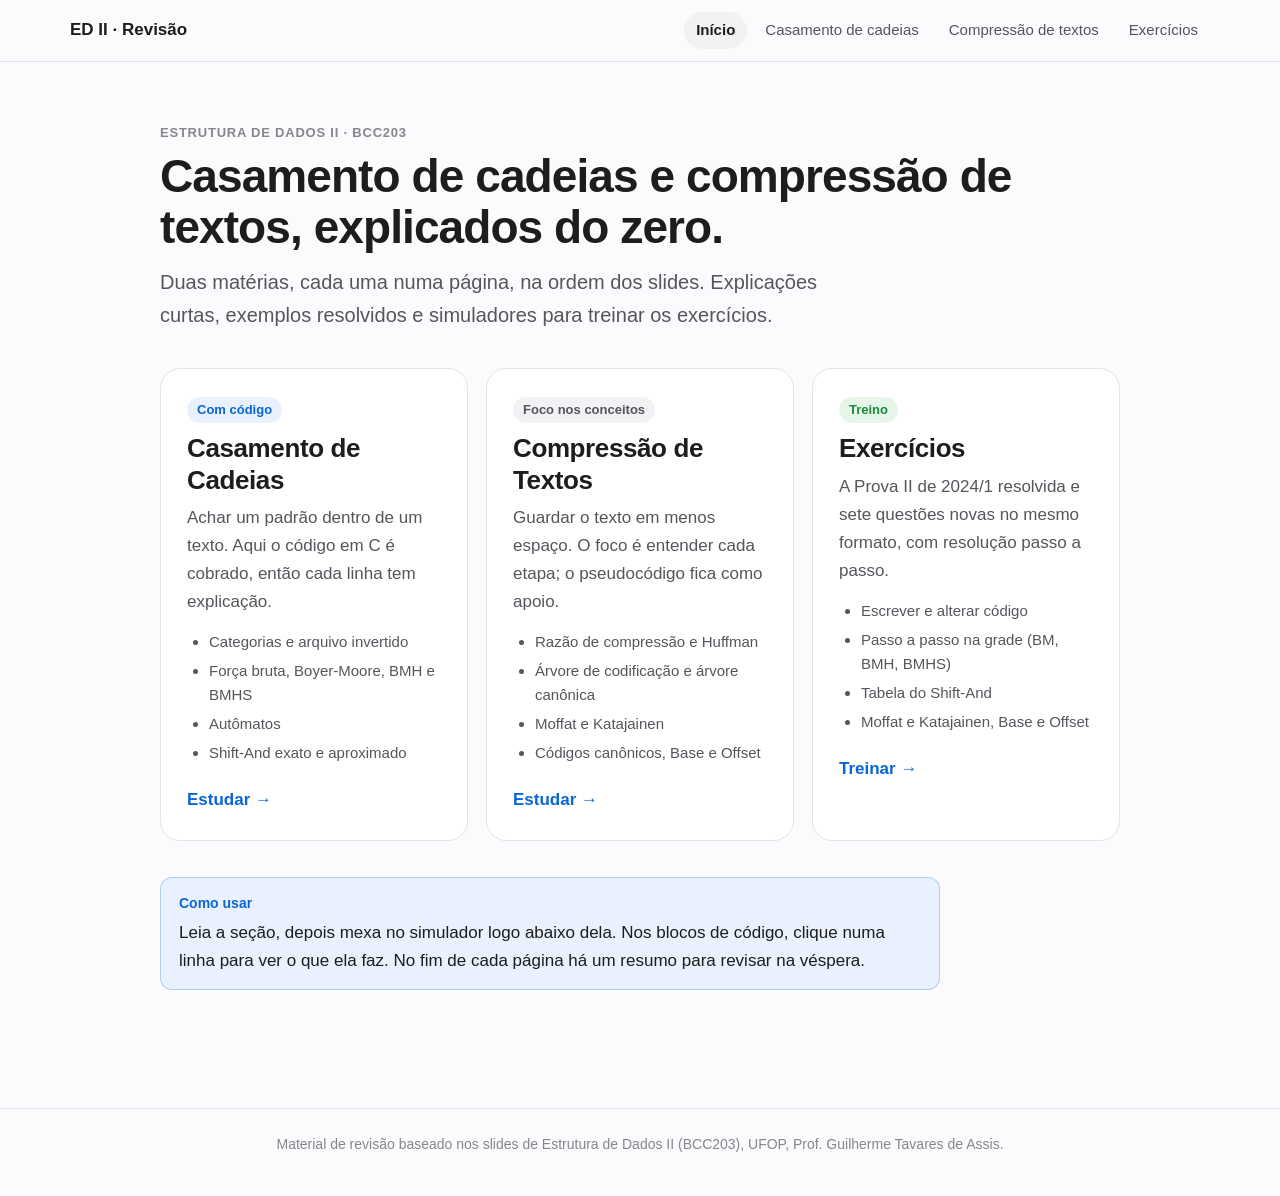
<file: index.html>
<!doctype html>
<html lang="pt-BR">
<head>
<meta charset="utf-8">
<meta name="viewport" content="width=device-width, initial-scale=1">
<title>Revisão ED II</title>
<meta name="description" content="Revisão didática de Estrutura de Dados II: casamento de cadeias e compressão de textos.">
<link rel="icon" type="image/svg+xml" href="favicon.svg">
<link rel="stylesheet" href="style.css">
</head>
<body>
<header class="topbar"><div class="in">
  <a class="brand" href="index.html">ED II · Revisão</a>
  <nav><a class="on" href="index.html">Início</a><a href="casamento.html">Casamento de cadeias</a><a href="compressao.html">Compressão de textos</a><a href="exercicios.html">Exercícios</a></nav>
</div></header>
<div class="home">
  <p class="eyebrow">Estrutura de Dados II · BCC203</p>
  <h1>Casamento de cadeias e compressão de textos, explicados do zero.</h1>
  <p class="lead">Duas matérias, cada uma numa página, na ordem dos slides. Explicações curtas, exemplos resolvidos e simuladores para treinar os exercícios.</p>
  <div class="cards">
    <a class="big" href="casamento.html">
      <span class="pill blue">Com código</span>
      <h2>Casamento de Cadeias</h2>
      <p>Achar um padrão dentro de um texto. Aqui o código em C é cobrado, então cada linha tem explicação.</p>
      <ul><li>Categorias e arquivo invertido</li><li>Força bruta, Boyer-Moore, BMH e BMHS</li><li>Autômatos</li><li>Shift-And exato e aproximado</li></ul>
      <span class="go">Estudar →</span>
    </a>
    <a class="big" href="compressao.html">
      <span class="pill">Foco nos conceitos</span>
      <h2>Compressão de Textos</h2>
      <p>Guardar o texto em menos espaço. O foco é entender cada etapa; o pseudocódigo fica como apoio.</p>
      <ul><li>Razão de compressão e Huffman</li><li>Árvore de codificação e árvore canônica</li><li>Moffat e Katajainen</li><li>Códigos canônicos, Base e Offset</li></ul>
      <span class="go">Estudar →</span>
    </a>
    <a class="big" href="exercicios.html">
      <span class="pill ok">Treino</span>
      <h2>Exercícios</h2>
      <p>A Prova II de 2024/1 resolvida e sete questões novas no mesmo formato, com resolução passo a passo.</p>
      <ul><li>Escrever e alterar código</li><li>Passo a passo na grade (BM, BMH, BMHS)</li><li>Tabela do Shift-And</li><li>Moffat e Katajainen, Base e Offset</li></ul>
      <span class="go">Treinar →</span>
    </a>
  </div>
  <div class="box ideia" style="margin-top:36px"><span class="t">Como usar</span>Leia a seção, depois mexa no simulador logo abaixo dela. Nos blocos de código, clique numa linha para ver o que ela faz. No fim de cada página há um resumo para revisar na véspera.</div>
</div>
<footer>Material de revisão baseado nos slides de Estrutura de Dados II (BCC203), UFOP, Prof. Guilherme Tavares de Assis.</footer>
</body>
</html>
</file>
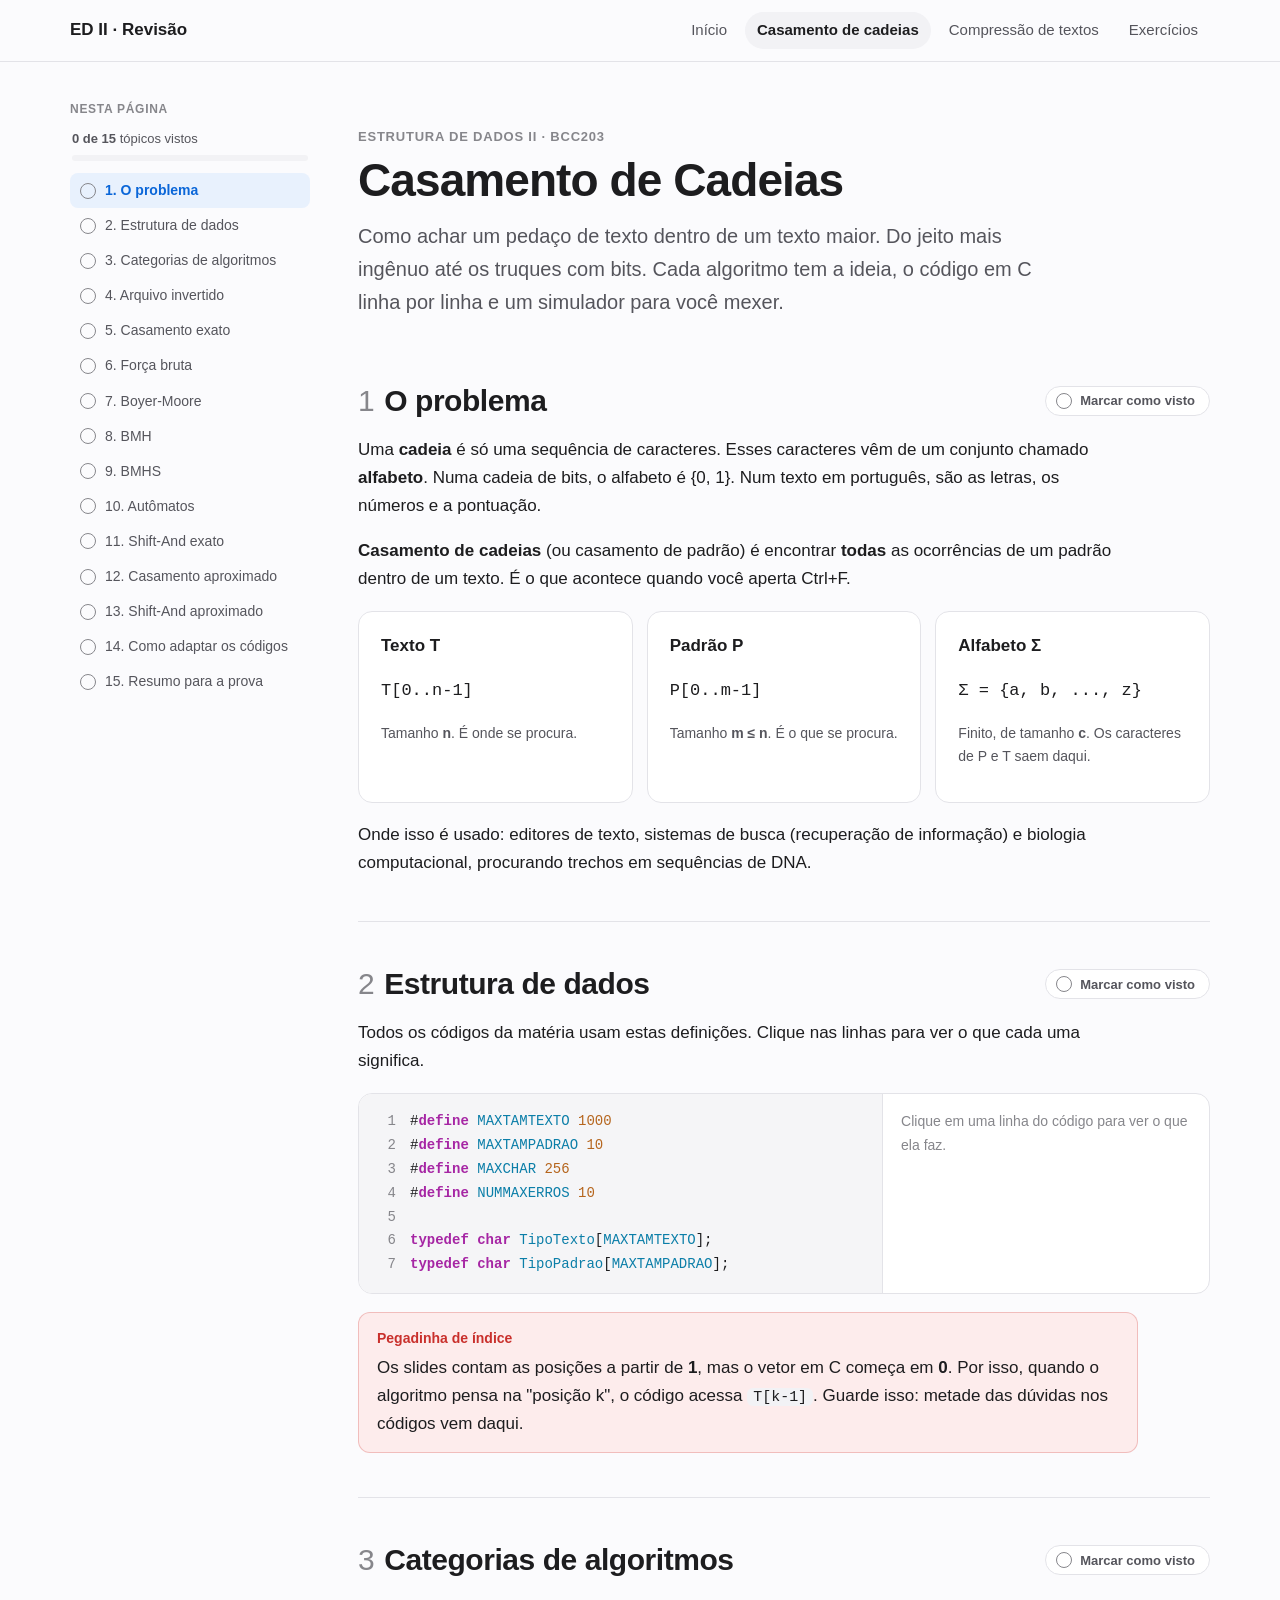
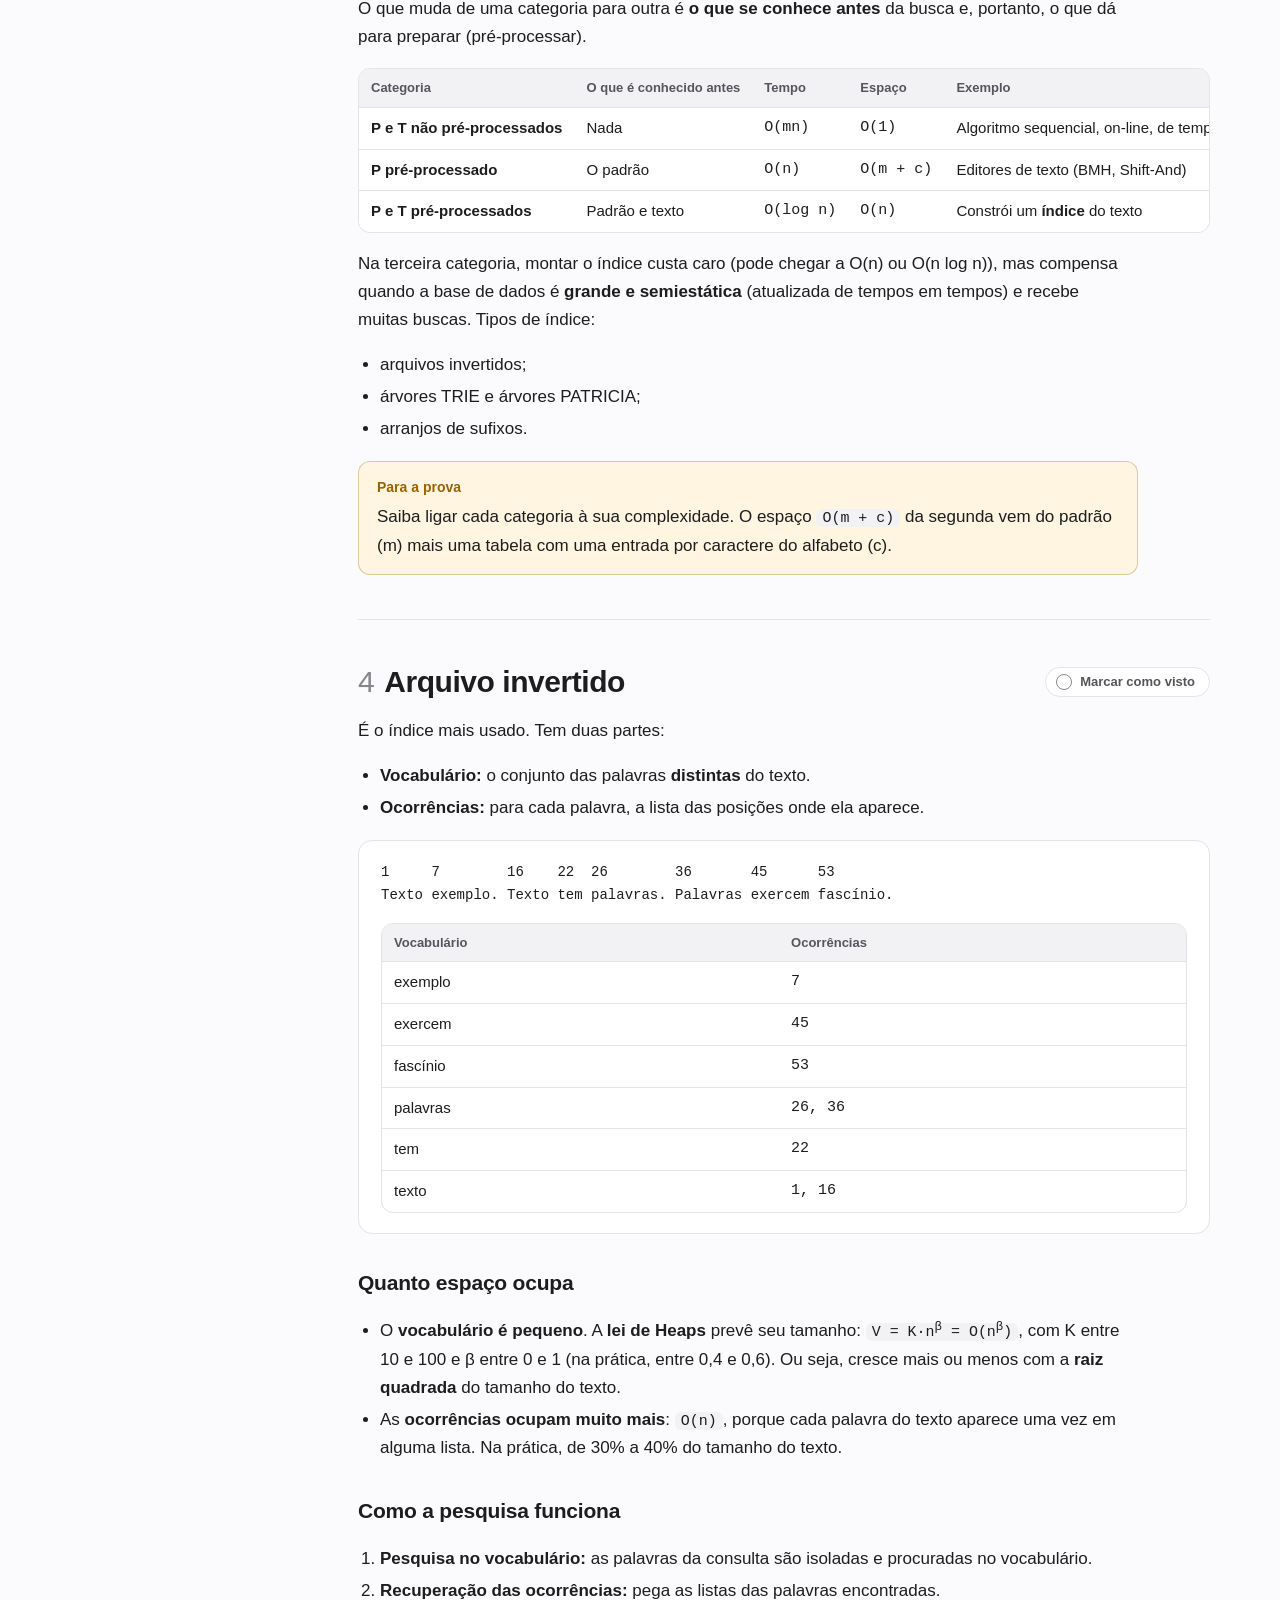
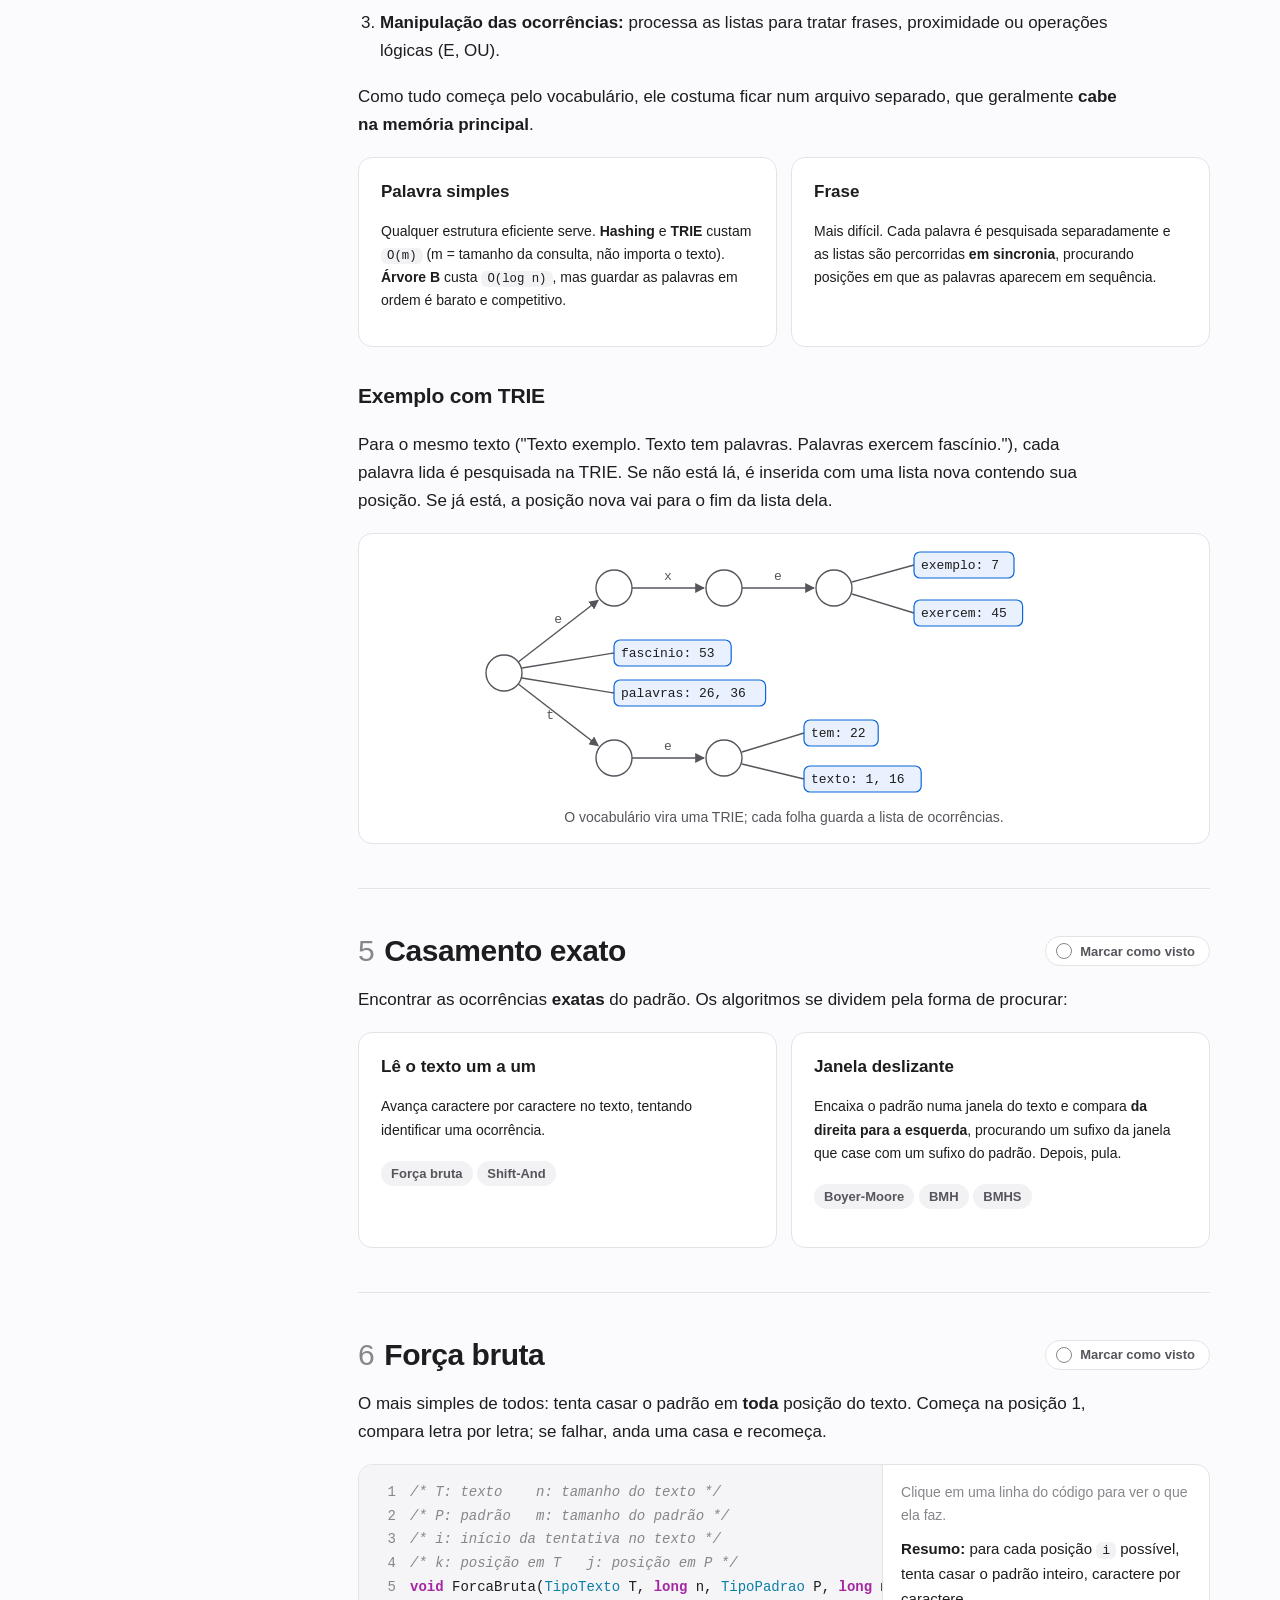
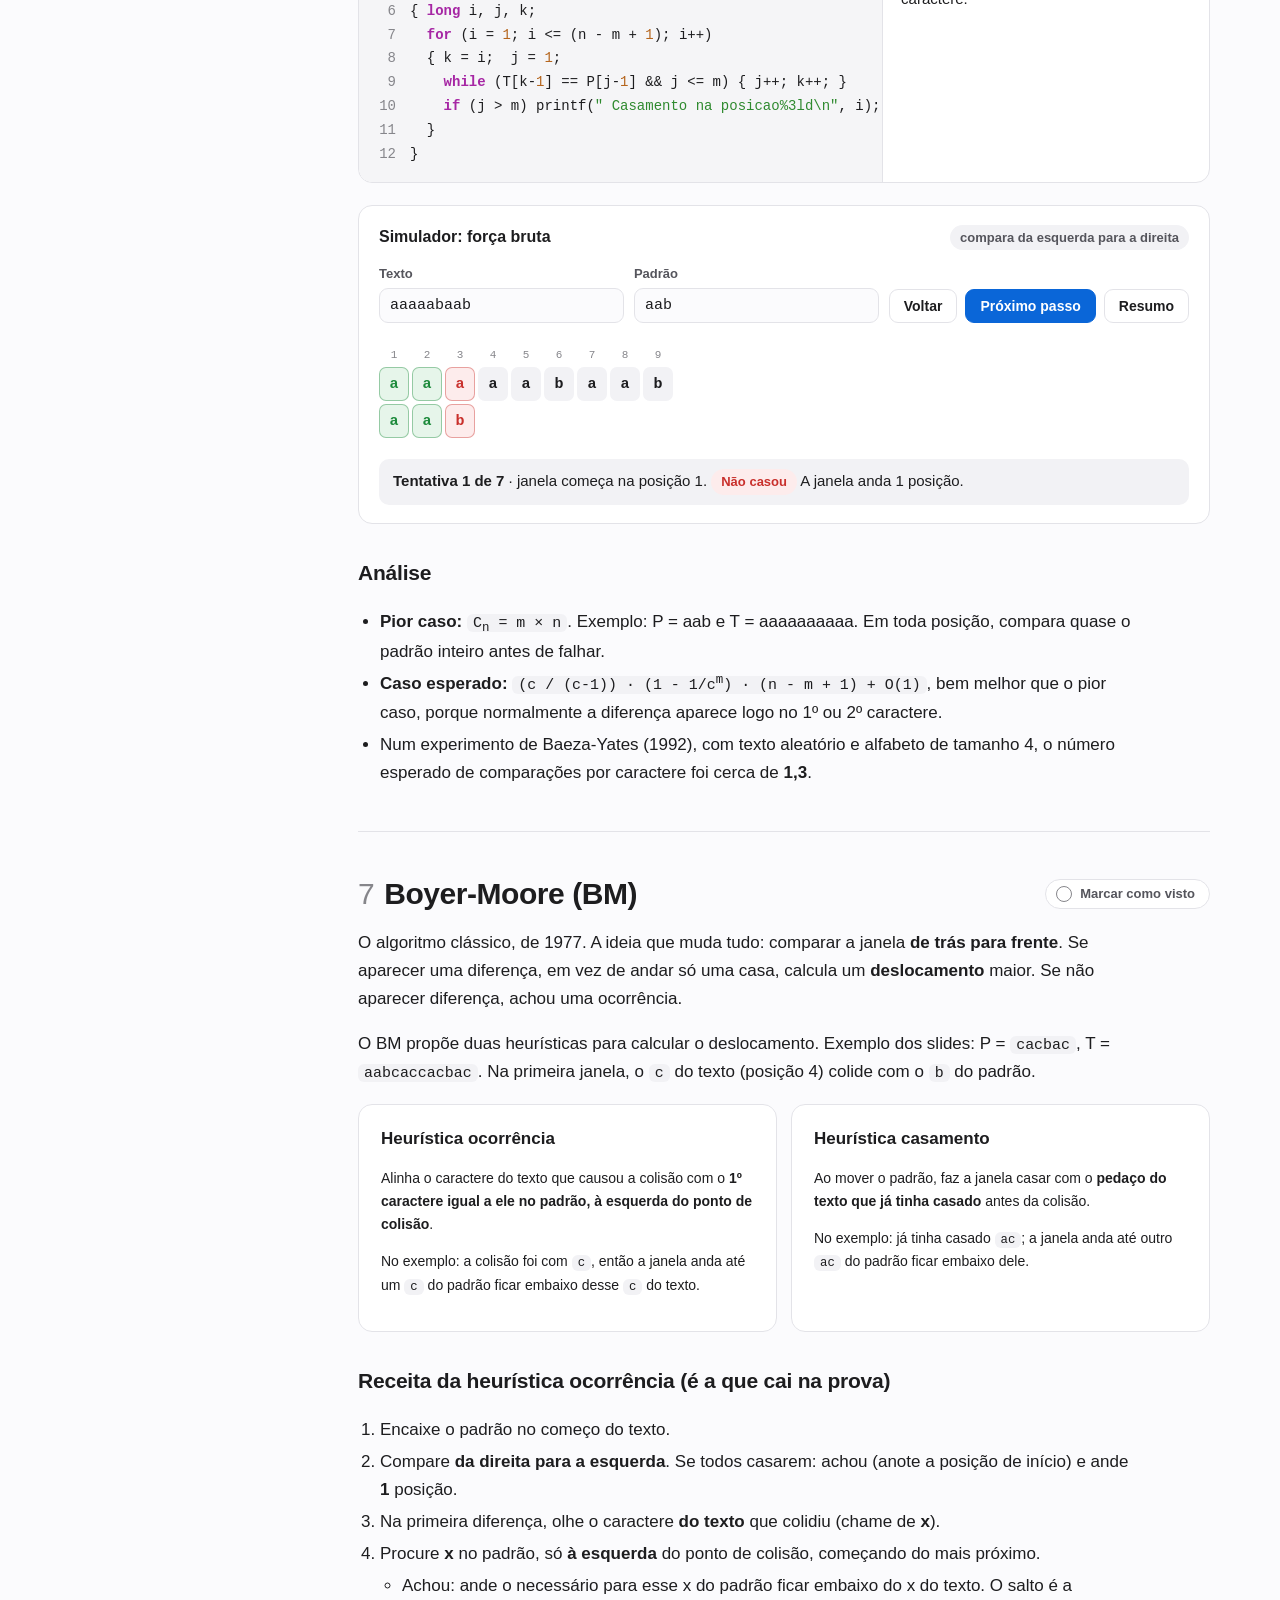
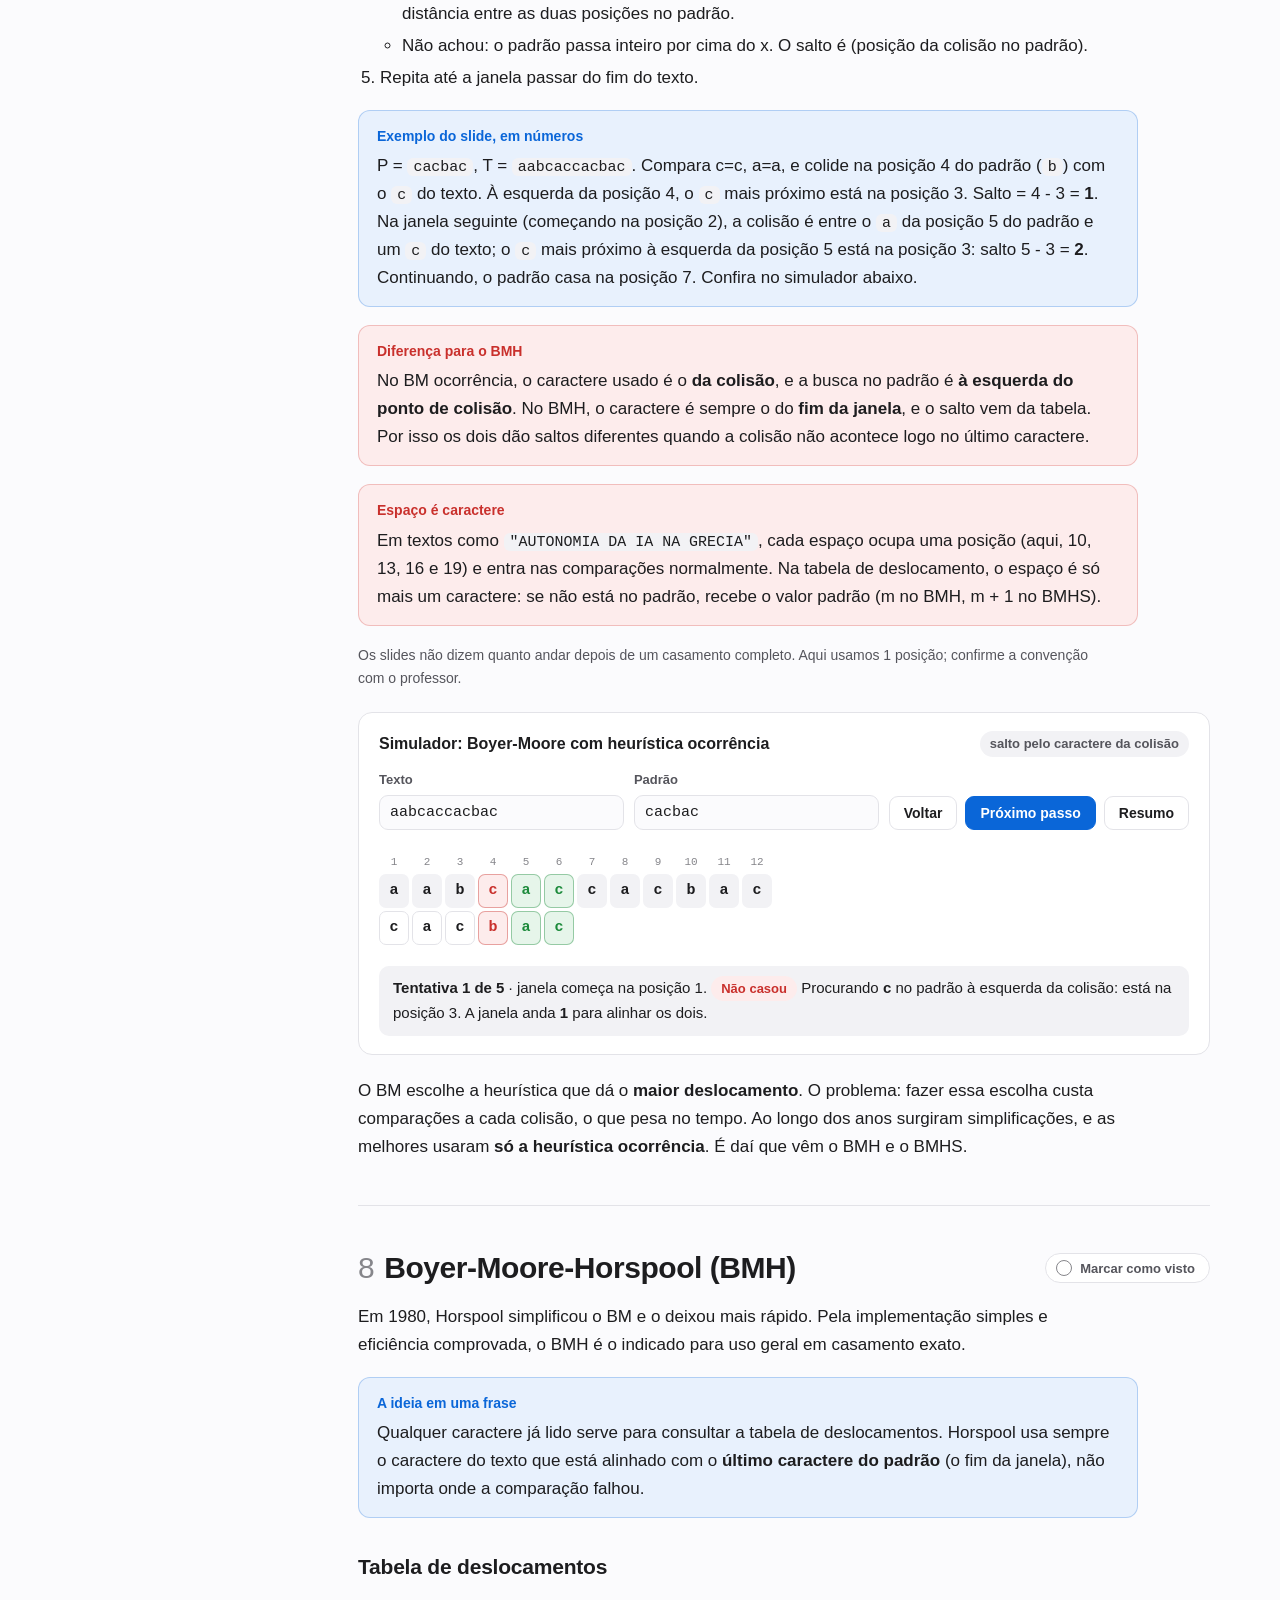
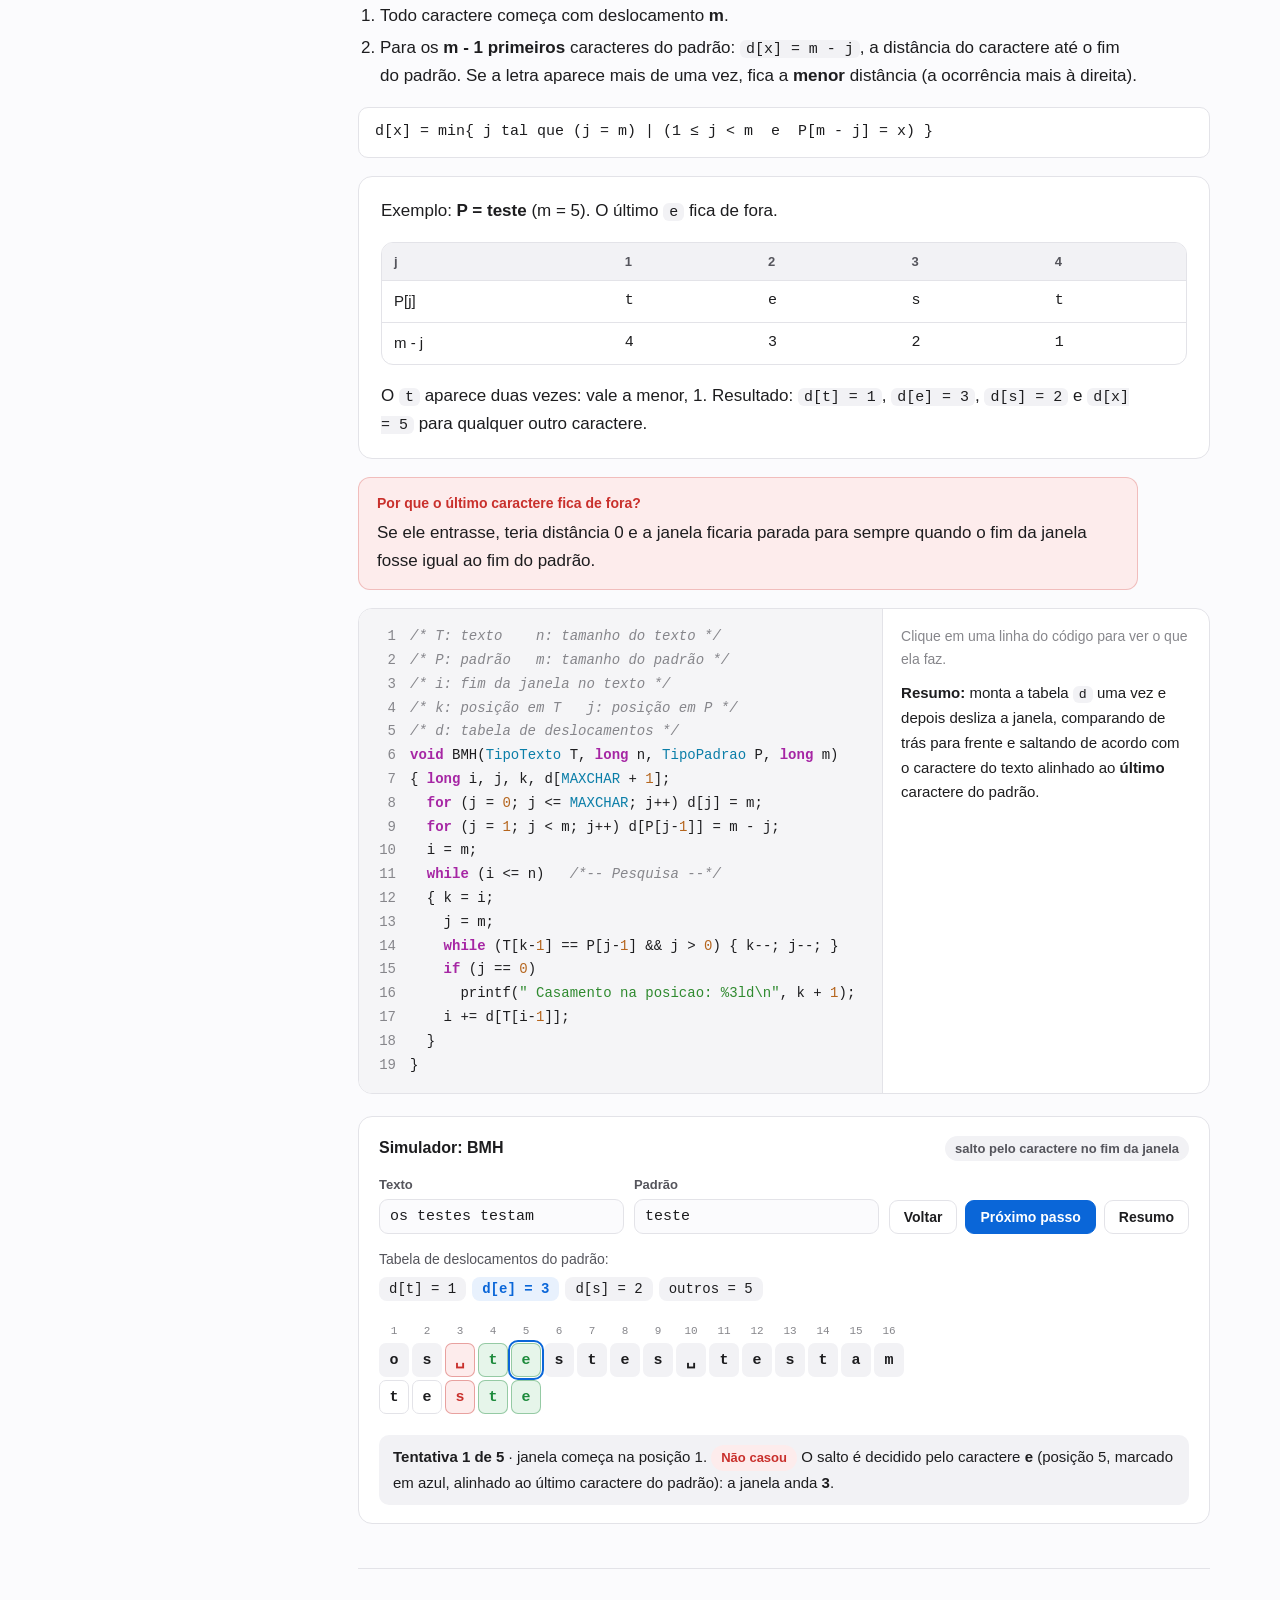
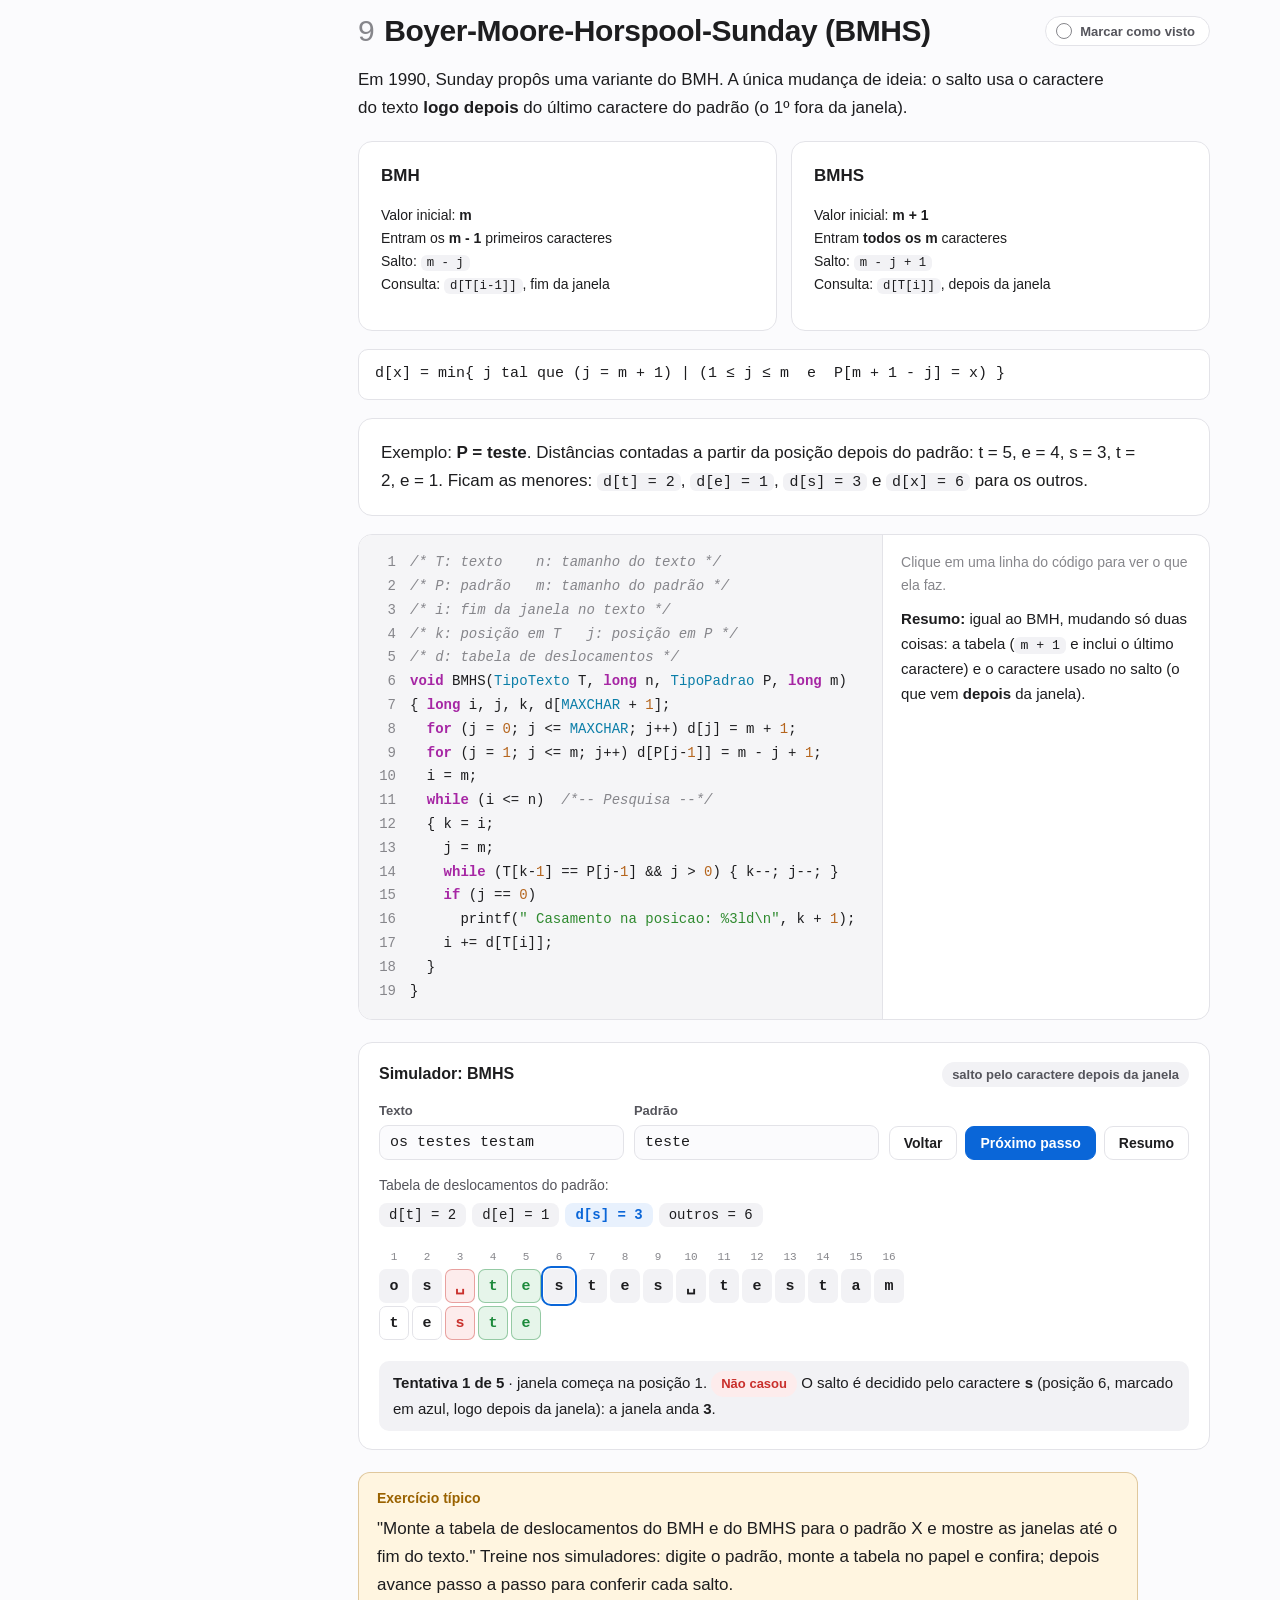
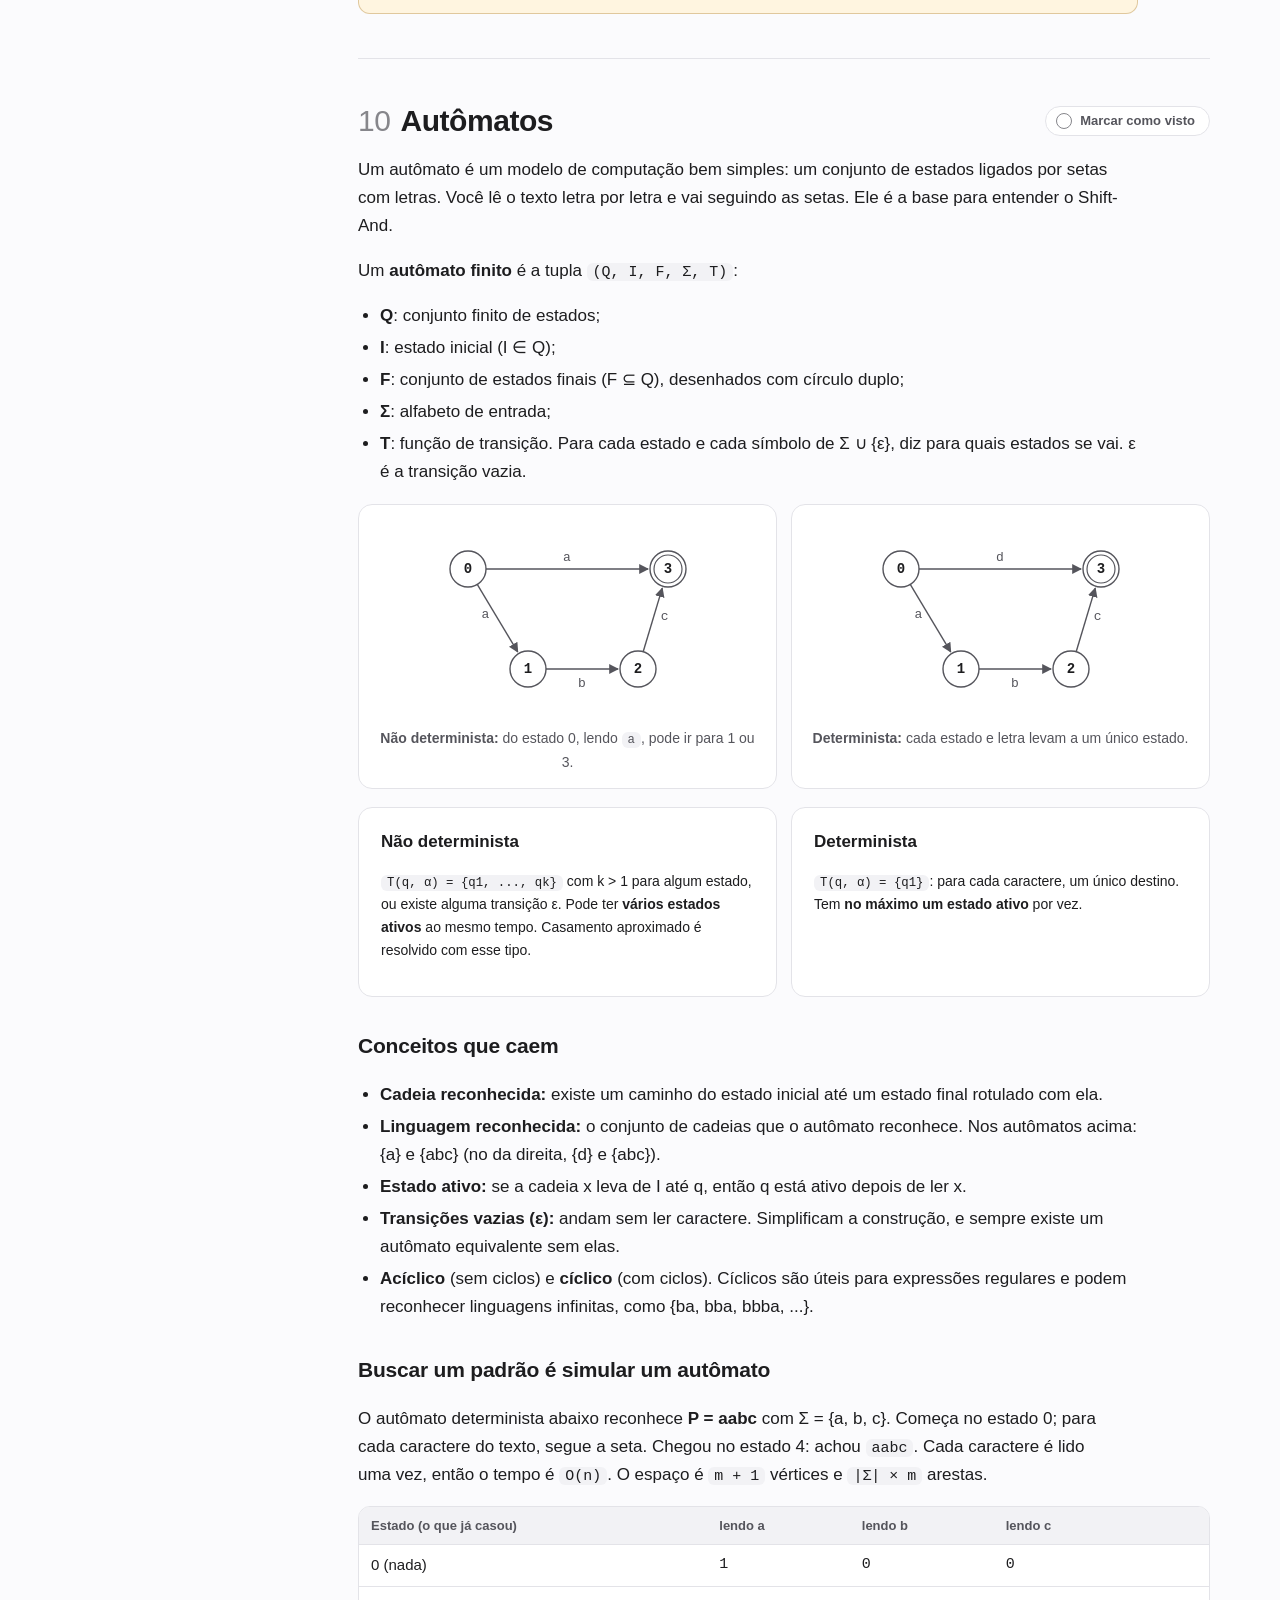
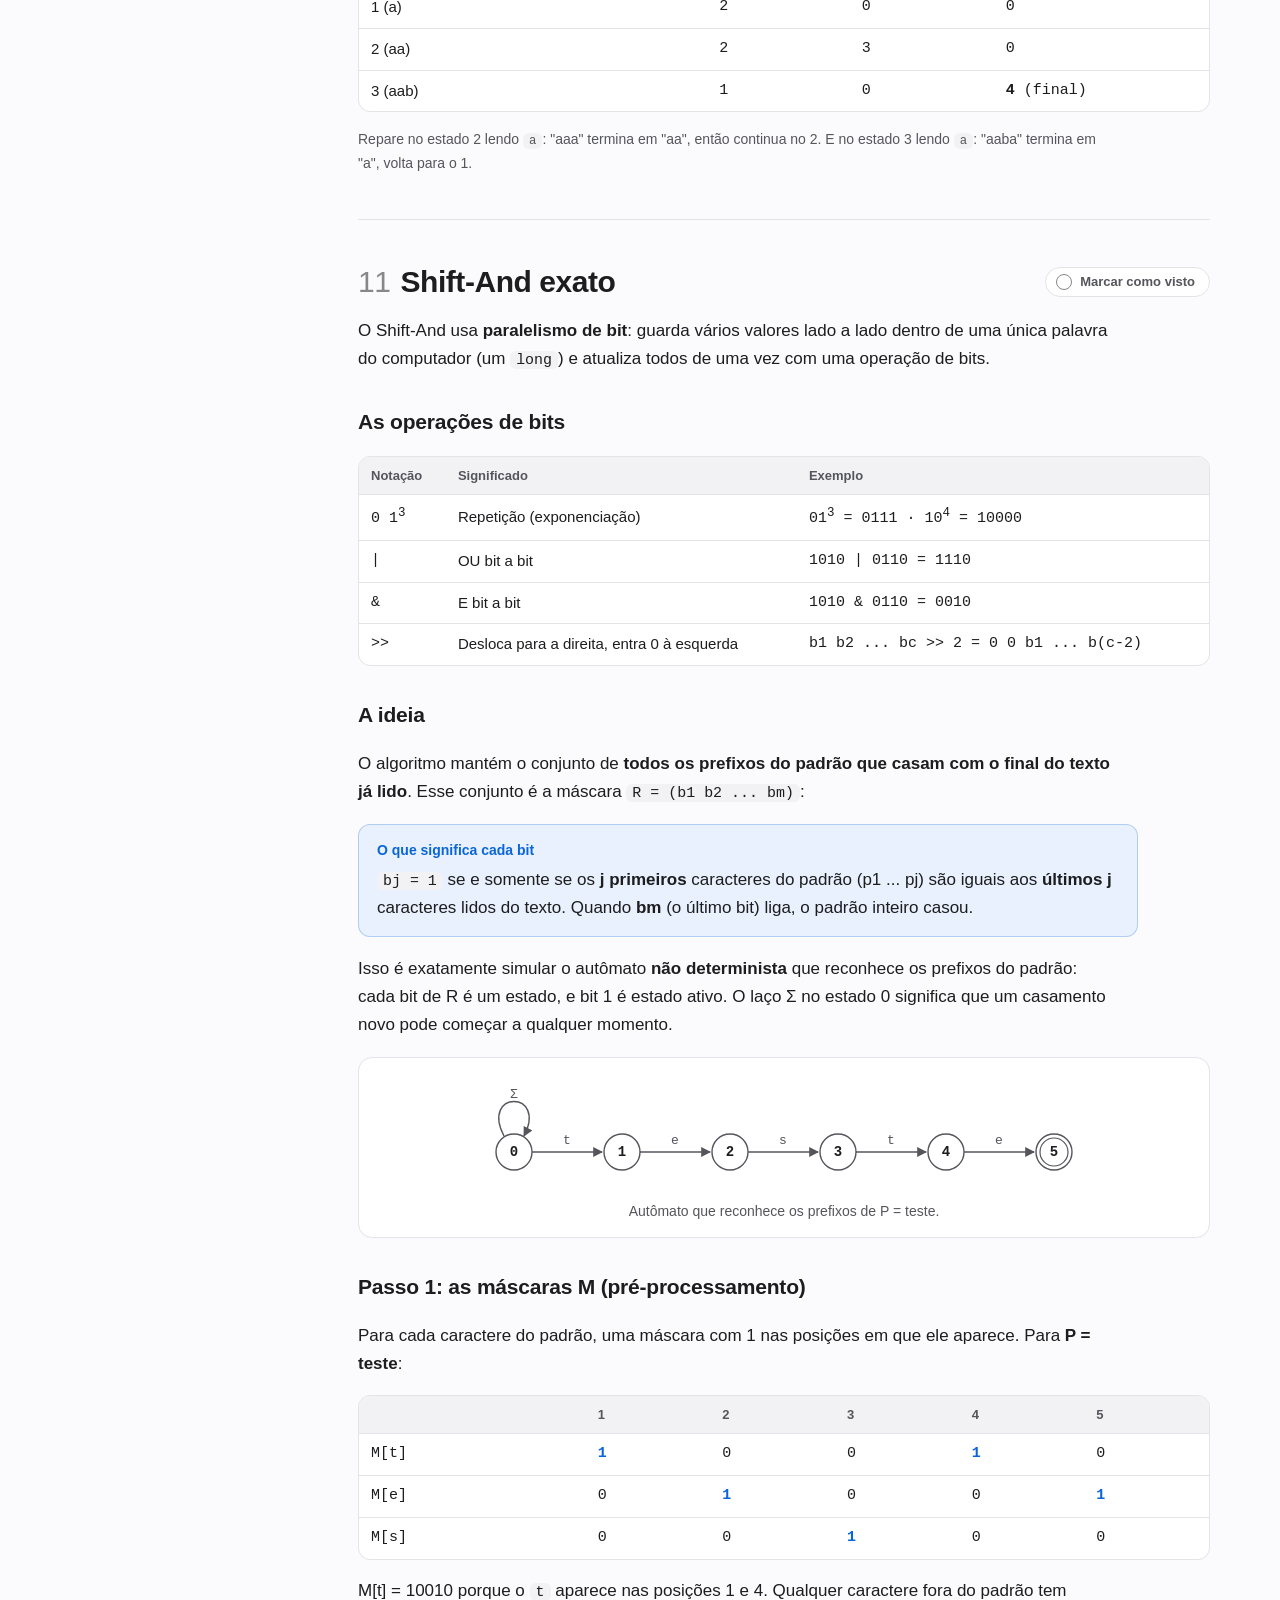
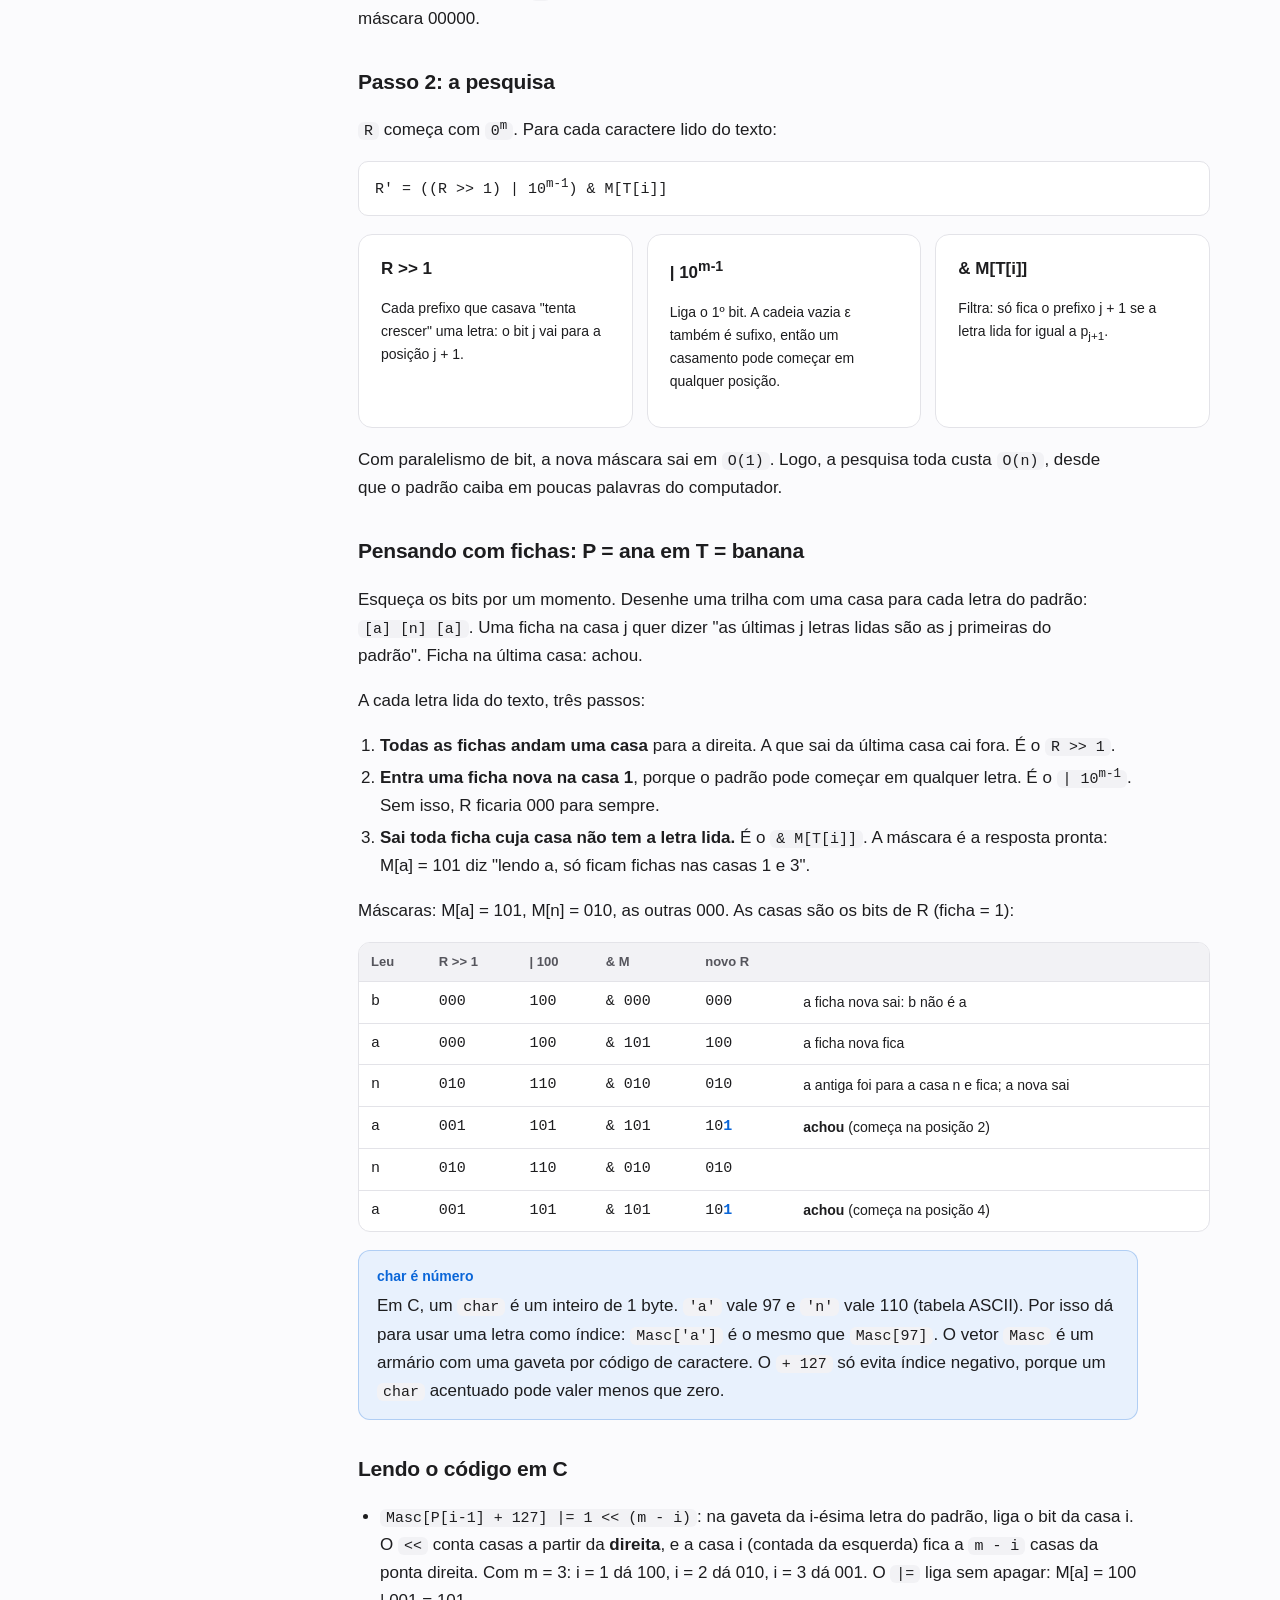
<file: casamento.html>
<!doctype html>
<html lang="pt-BR">
<head>
<meta charset="utf-8">
<meta name="viewport" content="width=device-width, initial-scale=1">
<title>Casamento de Cadeias | ED II</title>
<meta name="description" content="Casamento de cadeias explicado do zero: força bruta, Boyer-Moore, BMH, BMHS, autômatos e Shift-And exato e aproximado, com código C comentado e simuladores.">
<link rel="icon" type="image/svg+xml" href="favicon.svg">
<link rel="stylesheet" href="style.css">
</head>
<body>
<header class="topbar"><div class="in">
  <a class="brand" href="index.html">ED II · Revisão</a>
  <nav><a href="index.html">Início</a><a class="on" href="casamento.html">Casamento de cadeias</a><a href="compressao.html">Compressão de textos</a><a href="exercicios.html">Exercícios</a></nav>
</div></header>

<div class="layout">
<aside class="toc"><details open><summary>Sumário</summary><p>Nesta página</p>
  <a href="#problema">1. O problema</a>
  <a href="#estrutura">2. Estrutura de dados</a>
  <a href="#categorias">3. Categorias de algoritmos</a>
  <a href="#invertido">4. Arquivo invertido</a>
  <a href="#exato">5. Casamento exato</a>
  <a href="#forca">6. Força bruta</a>
  <a href="#bm">7. Boyer-Moore</a>
  <a href="#bmh">8. BMH</a>
  <a href="#bmhs">9. BMHS</a>
  <a href="#automatos">10. Autômatos</a>
  <a href="#shiftand">11. Shift-And exato</a>
  <a href="#aproximado">12. Casamento aproximado</a>
  <a href="#shiftaprox">13. Shift-And aproximado</a>
  <a href="#adaptar">14. Como adaptar os códigos</a>
  <a href="#resumo">15. Resumo para a prova</a>
</details></aside>

<main>
<div class="hero">
  <p class="eyebrow">Estrutura de Dados II · BCC203</p>
  <h1>Casamento de Cadeias</h1>
  <p class="lead">Como achar um pedaço de texto dentro de um texto maior. Do jeito mais ingênuo até os truques com bits. Cada algoritmo tem a ideia, o código em C linha por linha e um simulador para você mexer.</p>
</div>

<!-- 1 -->
<section class="cap" id="problema">
<h2><span class="n">1</span>O problema</h2>
<p>Uma <b>cadeia</b> é só uma sequência de caracteres. Esses caracteres vêm de um conjunto chamado <b>alfabeto</b>. Numa cadeia de bits, o alfabeto é {0, 1}. Num texto em português, são as letras, os números e a pontuação.</p>
<p><b>Casamento de cadeias</b> (ou casamento de padrão) é encontrar <b>todas</b> as ocorrências de um padrão dentro de um texto. É o que acontece quando você aperta Ctrl+F.</p>
<div class="grid2">
  <div class="card"><h4>Texto T</h4><p class="mono">T[0..n-1]</p><p class="muted small">Tamanho <b>n</b>. É onde se procura.</p></div>
  <div class="card"><h4>Padrão P</h4><p class="mono">P[0..m-1]</p><p class="muted small">Tamanho <b>m ≤ n</b>. É o que se procura.</p></div>
  <div class="card"><h4>Alfabeto Σ</h4><p class="mono">Σ = {a, b, ..., z}</p><p class="muted small">Finito, de tamanho <b>c</b>. Os caracteres de P e T saem daqui.</p></div>
</div>
<p>Onde isso é usado: editores de texto, sistemas de busca (recuperação de informação) e biologia computacional, procurando trechos em sequências de DNA.</p>
</section>

<!-- 2 -->
<section class="cap" id="estrutura">
<h2><span class="n">2</span>Estrutura de dados</h2>
<p>Todos os códigos da matéria usam estas definições. Clique nas linhas para ver o que cada uma significa.</p>
<div class="code" data-code="estrutura"></div>
<div class="box cuidado"><span class="t">Pegadinha de índice</span>Os slides contam as posições a partir de <b>1</b>, mas o vetor em C começa em <b>0</b>. Por isso, quando o algoritmo pensa na "posição k", o código acessa <code>T[k-1]</code>. Guarde isso: metade das dúvidas nos códigos vem daqui.</div>
</section>

<!-- 3 -->
<section class="cap" id="categorias">
<h2><span class="n">3</span>Categorias de algoritmos</h2>
<p>O que muda de uma categoria para outra é <b>o que se conhece antes</b> da busca e, portanto, o que dá para preparar (pré-processar).</p>
<div class="tw"><table>
<tr><th>Categoria</th><th>O que é conhecido antes</th><th>Tempo</th><th>Espaço</th><th>Exemplo</th></tr>
<tr><td><b>P e T não pré-processados</b></td><td>Nada</td><td class="mono">O(mn)</td><td class="mono">O(1)</td><td>Algoritmo sequencial, on-line, de tempo real (força bruta)</td></tr>
<tr><td><b>P pré-processado</b></td><td>O padrão</td><td class="mono">O(n)</td><td class="mono">O(m + c)</td><td>Editores de texto (BMH, Shift-And)</td></tr>
<tr><td><b>P e T pré-processados</b></td><td>Padrão e texto</td><td class="mono">O(log n)</td><td class="mono">O(n)</td><td>Constrói um <b>índice</b> do texto</td></tr>
</table></div>
<p>Na terceira categoria, montar o índice custa caro (pode chegar a O(n) ou O(n log n)), mas compensa quando a base de dados é <b>grande e semiestática</b> (atualizada de tempos em tempos) e recebe muitas buscas. Tipos de índice:</p>
<ul><li>arquivos invertidos;</li><li>árvores TRIE e árvores PATRICIA;</li><li>arranjos de sufixos.</li></ul>
<div class="box prova"><span class="t">Para a prova</span>Saiba ligar cada categoria à sua complexidade. O espaço <code>O(m + c)</code> da segunda vem do padrão (m) mais uma tabela com uma entrada por caractere do alfabeto (c).</div>
</section>

<!-- 4 -->
<section class="cap" id="invertido">
<h2><span class="n">4</span>Arquivo invertido</h2>
<p>É o índice mais usado. Tem duas partes:</p>
<ul>
  <li><b>Vocabulário:</b> o conjunto das palavras <b>distintas</b> do texto.</li>
  <li><b>Ocorrências:</b> para cada palavra, a lista das posições onde ela aparece.</li>
</ul>
<div class="card">
<p class="mono small" style="margin:0 0 6px;white-space:pre;overflow-x:auto">1     7        16    22  26        36       45      53
Texto exemplo. Texto tem palavras. Palavras exercem fascínio.</p>
<div class="tw" style="margin-bottom:0"><table><tr><th>Vocabulário</th><th>Ocorrências</th></tr>
<tr><td>exemplo</td><td class="mono">7</td></tr><tr><td>exercem</td><td class="mono">45</td></tr><tr><td>fascínio</td><td class="mono">53</td></tr>
<tr><td>palavras</td><td class="mono">26, 36</td></tr><tr><td>tem</td><td class="mono">22</td></tr><tr><td>texto</td><td class="mono">1, 16</td></tr></table></div>
</div>
<h3>Quanto espaço ocupa</h3>
<ul>
  <li>O <b>vocabulário é pequeno</b>. A <b>lei de Heaps</b> prevê seu tamanho: <code>V = K·n<sup>β</sup> = O(n<sup>β</sup>)</code>, com K entre 10 e 100 e β entre 0 e 1 (na prática, entre 0,4 e 0,6). Ou seja, cresce mais ou menos com a <b>raiz quadrada</b> do tamanho do texto.</li>
  <li>As <b>ocorrências ocupam muito mais</b>: <code>O(n)</code>, porque cada palavra do texto aparece uma vez em alguma lista. Na prática, de 30% a 40% do tamanho do texto.</li>
</ul>
<h3>Como a pesquisa funciona</h3>
<ol>
  <li><b>Pesquisa no vocabulário:</b> as palavras da consulta são isoladas e procuradas no vocabulário.</li>
  <li><b>Recuperação das ocorrências:</b> pega as listas das palavras encontradas.</li>
  <li><b>Manipulação das ocorrências:</b> processa as listas para tratar frases, proximidade ou operações lógicas (E, OU).</li>
</ol>
<p>Como tudo começa pelo vocabulário, ele costuma ficar num arquivo separado, que geralmente <b>cabe na memória principal</b>.</p>
<div class="grid2">
  <div class="card"><h4>Palavra simples</h4><p class="small">Qualquer estrutura eficiente serve. <b>Hashing</b> e <b>TRIE</b> custam <code>O(m)</code> (m = tamanho da consulta, não importa o texto). <b>Árvore B</b> custa <code>O(log n)</code>, mas guardar as palavras em ordem é barato e competitivo.</p></div>
  <div class="card"><h4>Frase</h4><p class="small">Mais difícil. Cada palavra é pesquisada separadamente e as listas são percorridas <b>em sincronia</b>, procurando posições em que as palavras aparecem em sequência.</p></div>
</div>
<h3>Exemplo com TRIE</h3>
<p>Para o mesmo texto ("Texto exemplo. Texto tem palavras. Palavras exercem fascínio."), cada palavra lida é pesquisada na TRIE. Se não está lá, é inserida com uma lista nova contendo sua posição. Se já está, a posição nova vai para o fim da lista dela.</p>
<figure class="fig"><svg id="g-trie" viewBox="0 0 640 250" width="640"></svg><figcaption>O vocabulário vira uma TRIE; cada folha guarda a lista de ocorrências.</figcaption></figure>
</section>

<!-- 5 -->
<section class="cap" id="exato">
<h2><span class="n">5</span>Casamento exato</h2>
<p>Encontrar as ocorrências <b>exatas</b> do padrão. Os algoritmos se dividem pela forma de procurar:</p>
<div class="grid2">
  <div class="card"><h4>Lê o texto um a um</h4><p class="small">Avança caractere por caractere no texto, tentando identificar uma ocorrência.</p><p><span class="pill">Força bruta</span> <span class="pill">Shift-And</span></p></div>
  <div class="card"><h4>Janela deslizante</h4><p class="small">Encaixa o padrão numa janela do texto e compara <b>da direita para a esquerda</b>, procurando um sufixo da janela que case com um sufixo do padrão. Depois, pula.</p><p><span class="pill">Boyer-Moore</span> <span class="pill">BMH</span> <span class="pill">BMHS</span></p></div>
</div>
</section>

<!-- 6 -->
<section class="cap" id="forca">
<h2><span class="n">6</span>Força bruta</h2>
<p>O mais simples de todos: tenta casar o padrão em <b>toda</b> posição do texto. Começa na posição 1, compara letra por letra; se falhar, anda uma casa e recomeça.</p>
<div class="code" data-code="forca"></div>
<div class="sim" data-alg="fb">
  <div class="head"><strong>Simulador: força bruta</strong><span class="pill">compara da esquerda para a direita</span></div>
  <div class="controls">
    <label class="grow">Texto<input type="text" name="t" value="aaaaabaab"></label>
    <label class="grow">Padrão<input type="text" name="p" value="aab"></label>
    <div class="btns"><button data-a="prev">Voltar</button><button class="pri" data-a="next">Próximo passo</button><button data-a="all">Resumo</button></div>
  </div>
  <div class="strip"></div><div class="status"></div>
</div>
<h3>Análise</h3>
<ul>
  <li><b>Pior caso:</b> <code>C<sub>n</sub> = m × n</code>. Exemplo: P = aab e T = aaaaaaaaaa. Em toda posição, compara quase o padrão inteiro antes de falhar.</li>
  <li><b>Caso esperado:</b> <code>(c / (c-1)) · (1 - 1/c<sup>m</sup>) · (n - m + 1) + O(1)</code>, bem melhor que o pior caso, porque normalmente a diferença aparece logo no 1º ou 2º caractere.</li>
  <li>Num experimento de Baeza-Yates (1992), com texto aleatório e alfabeto de tamanho 4, o número esperado de comparações por caractere foi cerca de <b>1,3</b>.</li>
</ul>
</section>

<!-- 7 -->
<section class="cap" id="bm">
<h2><span class="n">7</span>Boyer-Moore (BM)</h2>
<p>O algoritmo clássico, de 1977. A ideia que muda tudo: comparar a janela <b>de trás para frente</b>. Se aparecer uma diferença, em vez de andar só uma casa, calcula um <b>deslocamento</b> maior. Se não aparecer diferença, achou uma ocorrência.</p>
<p>O BM propõe duas heurísticas para calcular o deslocamento. Exemplo dos slides: P = <code>cacbac</code>, T = <code>aabcaccacbac</code>. Na primeira janela, o <code>c</code> do texto (posição 4) colide com o <code>b</code> do padrão.</p>
<div class="grid2">
  <div class="card"><h4>Heurística ocorrência</h4><p class="small">Alinha o caractere do texto que causou a colisão com o <b>1º caractere igual a ele no padrão, à esquerda do ponto de colisão</b>.</p><p class="small">No exemplo: a colisão foi com <code>c</code>, então a janela anda até um <code>c</code> do padrão ficar embaixo desse <code>c</code> do texto.</p></div>
  <div class="card"><h4>Heurística casamento</h4><p class="small">Ao mover o padrão, faz a janela casar com o <b>pedaço do texto que já tinha casado</b> antes da colisão.</p><p class="small">No exemplo: já tinha casado <code>ac</code>; a janela anda até outro <code>ac</code> do padrão ficar embaixo dele.</p></div>
</div>
<h3>Receita da heurística ocorrência (é a que cai na prova)</h3>
<ol>
  <li>Encaixe o padrão no começo do texto.</li>
  <li>Compare <b>da direita para a esquerda</b>. Se todos casarem: achou (anote a posição de início) e ande <b>1</b> posição.</li>
  <li>Na primeira diferença, olhe o caractere <b>do texto</b> que colidiu (chame de <b>x</b>).</li>
  <li>Procure <b>x</b> no padrão, só <b>à esquerda</b> do ponto de colisão, começando do mais próximo.
    <ul><li>Achou: ande o necessário para esse x do padrão ficar embaixo do x do texto. O salto é a distância entre as duas posições no padrão.</li>
    <li>Não achou: o padrão passa inteiro por cima do x. O salto é (posição da colisão no padrão).</li></ul></li>
  <li>Repita até a janela passar do fim do texto.</li>
</ol>
<div class="box ideia"><span class="t">Exemplo do slide, em números</span>P = <code>cacbac</code>, T = <code>aabcaccacbac</code>. Compara c=c, a=a, e colide na posição 4 do padrão (<code>b</code>) com o <code>c</code> do texto. À esquerda da posição 4, o <code>c</code> mais próximo está na posição 3. Salto = 4 - 3 = <b>1</b>. Na janela seguinte (começando na posição 2), a colisão é entre o <code>a</code> da posição 5 do padrão e um <code>c</code> do texto; o <code>c</code> mais próximo à esquerda da posição 5 está na posição 3: salto 5 - 3 = <b>2</b>. Continuando, o padrão casa na posição 7. Confira no simulador abaixo.</div>
<div class="box cuidado"><span class="t">Diferença para o BMH</span>No BM ocorrência, o caractere usado é o <b>da colisão</b>, e a busca no padrão é <b>à esquerda do ponto de colisão</b>. No BMH, o caractere é sempre o do <b>fim da janela</b>, e o salto vem da tabela. Por isso os dois dão saltos diferentes quando a colisão não acontece logo no último caractere.</div>
<div class="box cuidado"><span class="t">Espaço é caractere</span>Em textos como <code>"AUTONOMIA DA IA NA GRECIA"</code>, cada espaço ocupa uma posição (aqui, 10, 13, 16 e 19) e entra nas comparações normalmente. Na tabela de deslocamento, o espaço é só mais um caractere: se não está no padrão, recebe o valor padrão (m no BMH, m + 1 no BMHS).</div>
<p class="small muted">Os slides não dizem quanto andar depois de um casamento completo. Aqui usamos 1 posição; confirme a convenção com o professor.</p>
<div class="sim" data-alg="bm">
  <div class="head"><strong>Simulador: Boyer-Moore com heurística ocorrência</strong><span class="pill">salto pelo caractere da colisão</span></div>
  <div class="controls">
    <label class="grow">Texto<input type="text" name="t" value="aabcaccacbac"></label>
    <label class="grow">Padrão<input type="text" name="p" value="cacbac"></label>
    <div class="btns"><button data-a="prev">Voltar</button><button class="pri" data-a="next">Próximo passo</button><button data-a="all">Resumo</button></div>
  </div>
  <div class="strip"></div><div class="status"></div>
</div>
<p>O BM escolhe a heurística que dá o <b>maior deslocamento</b>. O problema: fazer essa escolha custa comparações a cada colisão, o que pesa no tempo. Ao longo dos anos surgiram simplificações, e as melhores usaram <b>só a heurística ocorrência</b>. É daí que vêm o BMH e o BMHS.</p>
</section>

<!-- 8 -->
<section class="cap" id="bmh">
<h2><span class="n">8</span>Boyer-Moore-Horspool (BMH)</h2>
<p>Em 1980, Horspool simplificou o BM e o deixou mais rápido. Pela implementação simples e eficiência comprovada, o BMH é o indicado para uso geral em casamento exato.</p>
<div class="box ideia"><span class="t">A ideia em uma frase</span>Qualquer caractere já lido serve para consultar a tabela de deslocamentos. Horspool usa sempre o caractere do texto que está alinhado com o <b>último caractere do padrão</b> (o fim da janela), não importa onde a comparação falhou.</div>
<h3>Tabela de deslocamentos</h3>
<ol>
  <li>Todo caractere começa com deslocamento <b>m</b>.</li>
  <li>Para os <b>m - 1 primeiros</b> caracteres do padrão: <code>d[x] = m - j</code>, a distância do caractere até o fim do padrão. Se a letra aparece mais de uma vez, fica a <b>menor</b> distância (a ocorrência mais à direita).</li>
</ol>
<div class="formula">d[x] = min{ j tal que (j = m) | (1 ≤ j &lt; m  e  P[m - j] = x) }</div>
<div class="card">
<p style="margin-top:0">Exemplo: <b>P = teste</b> (m = 5). O último <code>e</code> fica de fora.</p>
<div class="tw"><table><tr><th>j</th><th>1</th><th>2</th><th>3</th><th>4</th></tr><tr><td>P[j]</td><td class="mono">t</td><td class="mono">e</td><td class="mono">s</td><td class="mono">t</td></tr><tr><td>m - j</td><td class="mono">4</td><td class="mono">3</td><td class="mono">2</td><td class="mono">1</td></tr></table></div>
<p style="margin-bottom:0">O <code>t</code> aparece duas vezes: vale a menor, 1. Resultado: <code>d[t] = 1</code>, <code>d[e] = 3</code>, <code>d[s] = 2</code> e <code>d[x] = 5</code> para qualquer outro caractere.</p>
</div>
<div class="box cuidado"><span class="t">Por que o último caractere fica de fora?</span>Se ele entrasse, teria distância 0 e a janela ficaria parada para sempre quando o fim da janela fosse igual ao fim do padrão.</div>
<div class="code" data-code="bmh"></div>
<div class="sim" data-alg="bmh">
  <div class="head"><strong>Simulador: BMH</strong><span class="pill">salto pelo caractere no fim da janela</span></div>
  <div class="controls">
    <label class="grow">Texto<input type="text" name="t" value="os testes testam"></label>
    <label class="grow">Padrão<input type="text" name="p" value="teste"></label>
    <div class="btns"><button data-a="prev">Voltar</button><button class="pri" data-a="next">Próximo passo</button><button data-a="all">Resumo</button></div>
  </div>
  <p class="small muted" style="margin:0">Tabela de deslocamentos do padrão:</p>
  <div class="dtab"></div>
  <div class="strip"></div><div class="status"></div>
</div>
</section>

<!-- 9 -->
<section class="cap" id="bmhs">
<h2><span class="n">9</span>Boyer-Moore-Horspool-Sunday (BMHS)</h2>
<p>Em 1990, Sunday propôs uma variante do BMH. A única mudança de ideia: o salto usa o caractere do texto <b>logo depois</b> do último caractere do padrão (o 1º fora da janela).</p>
<div class="grid2">
  <div class="card"><h4>BMH</h4><p class="small">Valor inicial: <b>m</b><br>Entram os <b>m - 1</b> primeiros caracteres<br>Salto: <code>m - j</code><br>Consulta: <code>d[T[i-1]]</code>, fim da janela</p></div>
  <div class="card"><h4>BMHS</h4><p class="small">Valor inicial: <b>m + 1</b><br>Entram <b>todos os m</b> caracteres<br>Salto: <code>m - j + 1</code><br>Consulta: <code>d[T[i]]</code>, depois da janela</p></div>
</div>
<div class="formula">d[x] = min{ j tal que (j = m + 1) | (1 ≤ j ≤ m  e  P[m + 1 - j] = x) }</div>
<div class="card"><p style="margin:0">Exemplo: <b>P = teste</b>. Distâncias contadas a partir da posição depois do padrão: t = 5, e = 4, s = 3, t = 2, e = 1. Ficam as menores: <code>d[t] = 2</code>, <code>d[e] = 1</code>, <code>d[s] = 3</code> e <code>d[x] = 6</code> para os outros.</p></div>
<div class="code" data-code="bmhs"></div>
<div class="sim" data-alg="bmhs">
  <div class="head"><strong>Simulador: BMHS</strong><span class="pill">salto pelo caractere depois da janela</span></div>
  <div class="controls">
    <label class="grow">Texto<input type="text" name="t" value="os testes testam"></label>
    <label class="grow">Padrão<input type="text" name="p" value="teste"></label>
    <div class="btns"><button data-a="prev">Voltar</button><button class="pri" data-a="next">Próximo passo</button><button data-a="all">Resumo</button></div>
  </div>
  <p class="small muted" style="margin:0">Tabela de deslocamentos do padrão:</p>
  <div class="dtab"></div>
  <div class="strip"></div><div class="status"></div>
</div>
<div class="box prova"><span class="t">Exercício típico</span>"Monte a tabela de deslocamentos do BMH e do BMHS para o padrão X e mostre as janelas até o fim do texto." Treine nos simuladores: digite o padrão, monte a tabela no papel e confira; depois avance passo a passo para conferir cada salto.</div>
</section>

<!-- 10 -->
<section class="cap" id="automatos">
<h2><span class="n">10</span>Autômatos</h2>
<p>Um autômato é um modelo de computação bem simples: um conjunto de estados ligados por setas com letras. Você lê o texto letra por letra e vai seguindo as setas. Ele é a base para entender o Shift-And.</p>
<p>Um <b>autômato finito</b> é a tupla <code>(Q, I, F, Σ, T)</code>:</p>
<ul>
  <li><b>Q</b>: conjunto finito de estados;</li>
  <li><b>I</b>: estado inicial (I ∈ Q);</li>
  <li><b>F</b>: conjunto de estados finais (F ⊆ Q), desenhados com círculo duplo;</li>
  <li><b>Σ</b>: alfabeto de entrada;</li>
  <li><b>T</b>: função de transição. Para cada estado e cada símbolo de Σ ∪ {ε}, diz para quais estados se vai. ε é a transição vazia.</li>
</ul>
<div class="grid2">
  <figure class="fig" style="margin:0"><svg id="g-nd" viewBox="0 0 300 200" width="300"></svg><figcaption><b>Não determinista:</b> do estado 0, lendo <code>a</code>, pode ir para 1 ou 3.</figcaption></figure>
  <figure class="fig" style="margin:0"><svg id="g-d" viewBox="0 0 300 200" width="300"></svg><figcaption><b>Determinista:</b> cada estado e letra levam a um único estado.</figcaption></figure>
</div>
<div class="grid2">
  <div class="card"><h4>Não determinista</h4><p class="small"><code>T(q, α) = {q1, ..., qk}</code> com k &gt; 1 para algum estado, ou existe alguma transição ε. Pode ter <b>vários estados ativos</b> ao mesmo tempo. Casamento aproximado é resolvido com esse tipo.</p></div>
  <div class="card"><h4>Determinista</h4><p class="small"><code>T(q, α) = {q1}</code>: para cada caractere, um único destino. Tem <b>no máximo um estado ativo</b> por vez.</p></div>
</div>
<h3>Conceitos que caem</h3>
<ul>
  <li><b>Cadeia reconhecida:</b> existe um caminho do estado inicial até um estado final rotulado com ela.</li>
  <li><b>Linguagem reconhecida:</b> o conjunto de cadeias que o autômato reconhece. Nos autômatos acima: {a} e {abc} (no da direita, {d} e {abc}).</li>
  <li><b>Estado ativo:</b> se a cadeia x leva de I até q, então q está ativo depois de ler x.</li>
  <li><b>Transições vazias (ε):</b> andam sem ler caractere. Simplificam a construção, e sempre existe um autômato equivalente sem elas.</li>
  <li><b>Acíclico</b> (sem ciclos) e <b>cíclico</b> (com ciclos). Cíclicos são úteis para expressões regulares e podem reconhecer linguagens infinitas, como {ba, bba, bbba, ...}.</li>
</ul>
<h3>Buscar um padrão é simular um autômato</h3>
<p>O autômato determinista abaixo reconhece <b>P = aabc</b> com Σ = {a, b, c}. Começa no estado 0; para cada caractere do texto, segue a seta. Chegou no estado 4: achou <code>aabc</code>. Cada caractere é lido uma vez, então o tempo é <code>O(n)</code>. O espaço é <code>m + 1</code> vértices e <code>|Σ| × m</code> arestas.</p>
<div class="tw"><table><tr><th>Estado (o que já casou)</th><th>lendo a</th><th>lendo b</th><th>lendo c</th></tr>
<tr><td>0 (nada)</td><td class="mono">1</td><td class="mono">0</td><td class="mono">0</td></tr>
<tr><td>1 (a)</td><td class="mono">2</td><td class="mono">0</td><td class="mono">0</td></tr>
<tr><td>2 (aa)</td><td class="mono">2</td><td class="mono">3</td><td class="mono">0</td></tr>
<tr><td>3 (aab)</td><td class="mono">1</td><td class="mono">0</td><td class="mono"><b>4</b> (final)</td></tr></table></div>
<p class="small muted">Repare no estado 2 lendo <code>a</code>: "aaa" termina em "aa", então continua no 2. E no estado 3 lendo <code>a</code>: "aaba" termina em "a", volta para o 1.</p>
</section>

<!-- 11 -->
<section class="cap" id="shiftand">
<h2><span class="n">11</span>Shift-And exato</h2>
<p>O Shift-And usa <b>paralelismo de bit</b>: guarda vários valores lado a lado dentro de uma única palavra do computador (um <code>long</code>) e atualiza todos de uma vez com uma operação de bits.</p>
<h3>As operações de bits</h3>
<div class="tw"><table><tr><th>Notação</th><th>Significado</th><th>Exemplo</th></tr>
<tr><td class="mono">0 1<sup>3</sup></td><td>Repetição (exponenciação)</td><td class="mono">01<sup>3</sup> = 0111 · 10<sup>4</sup> = 10000</td></tr>
<tr><td class="mono">|</td><td>OU bit a bit</td><td class="mono">1010 | 0110 = 1110</td></tr>
<tr><td class="mono">&amp;</td><td>E bit a bit</td><td class="mono">1010 &amp; 0110 = 0010</td></tr>
<tr><td class="mono">&gt;&gt;</td><td>Desloca para a direita, entra 0 à esquerda</td><td class="mono">b1 b2 ... bc &gt;&gt; 2 = 0 0 b1 ... b(c-2)</td></tr>
</table></div>
<h3>A ideia</h3>
<p>O algoritmo mantém o conjunto de <b>todos os prefixos do padrão que casam com o final do texto já lido</b>. Esse conjunto é a máscara <code>R = (b1 b2 ... bm)</code>:</p>
<div class="box ideia"><span class="t">O que significa cada bit</span><code>bj = 1</code> se e somente se os <b>j primeiros</b> caracteres do padrão (p1 ... pj) são iguais aos <b>últimos j</b> caracteres lidos do texto. Quando <b>bm</b> (o último bit) liga, o padrão inteiro casou.</div>
<p>Isso é exatamente simular o autômato <b>não determinista</b> que reconhece os prefixos do padrão: cada bit de R é um estado, e bit 1 é estado ativo. O laço Σ no estado 0 significa que um casamento novo pode começar a qualquer momento.</p>
<figure class="fig"><svg id="g-prefixo" viewBox="0 0 640 120" width="640"></svg><figcaption>Autômato que reconhece os prefixos de P = teste.</figcaption></figure>
<h3>Passo 1: as máscaras M (pré-processamento)</h3>
<p>Para cada caractere do padrão, uma máscara com 1 nas posições em que ele aparece. Para <b>P = teste</b>:</p>
<div class="tw"><table><tr><th></th><th>1</th><th>2</th><th>3</th><th>4</th><th>5</th></tr>
<tr><td class="mono">M[t]</td><td class="mono bit1">1</td><td class="mono">0</td><td class="mono">0</td><td class="mono bit1">1</td><td class="mono">0</td></tr>
<tr><td class="mono">M[e]</td><td class="mono">0</td><td class="mono bit1">1</td><td class="mono">0</td><td class="mono">0</td><td class="mono bit1">1</td></tr>
<tr><td class="mono">M[s]</td><td class="mono">0</td><td class="mono">0</td><td class="mono bit1">1</td><td class="mono">0</td><td class="mono">0</td></tr></table></div>
<p>M[t] = 10010 porque o <code>t</code> aparece nas posições 1 e 4. Qualquer caractere fora do padrão tem máscara 00000.</p>
<h3>Passo 2: a pesquisa</h3>
<p><code>R</code> começa com <code>0<sup>m</sup></code>. Para cada caractere lido do texto:</p>
<div class="formula">R' = ((R &gt;&gt; 1) | 10<sup>m-1</sup>) &amp; M[T[i]]</div>
<div class="grid2">
  <div class="card"><h4>R &gt;&gt; 1</h4><p class="small">Cada prefixo que casava "tenta crescer" uma letra: o bit j vai para a posição j + 1.</p></div>
  <div class="card"><h4>| 10<sup>m-1</sup></h4><p class="small">Liga o 1º bit. A cadeia vazia ε também é sufixo, então um casamento pode começar em qualquer posição.</p></div>
  <div class="card"><h4>&amp; M[T[i]]</h4><p class="small">Filtra: só fica o prefixo j + 1 se a letra lida for igual a p<sub>j+1</sub>.</p></div>
</div>
<p>Com paralelismo de bit, a nova máscara sai em <code>O(1)</code>. Logo, a pesquisa toda custa <code>O(n)</code>, desde que o padrão caiba em poucas palavras do computador.</p>
<h3>Pensando com fichas: P = ana em T = banana</h3>
<p>Esqueça os bits por um momento. Desenhe uma trilha com uma casa para cada letra do padrão: <code>[a] [n] [a]</code>. Uma ficha na casa j quer dizer "as últimas j letras lidas são as j primeiras do padrão". Ficha na última casa: achou.</p>
<p>A cada letra lida do texto, três passos:</p>
<ol>
<li><b>Todas as fichas andam uma casa</b> para a direita. A que sai da última casa cai fora. É o <code>R &gt;&gt; 1</code>.</li>
<li><b>Entra uma ficha nova na casa 1</b>, porque o padrão pode começar em qualquer letra. É o <code>| 10<sup>m-1</sup></code>. Sem isso, R ficaria 000 para sempre.</li>
<li><b>Sai toda ficha cuja casa não tem a letra lida.</b> É o <code>&amp; M[T[i]]</code>. A máscara é a resposta pronta: M[a] = 101 diz "lendo a, só ficam fichas nas casas 1 e 3".</li>
</ol>
<p>Máscaras: M[a] = 101, M[n] = 010, as outras 000. As casas são os bits de R (ficha = 1):</p>
<div class="tw"><table><tr><th>Leu</th><th>R &gt;&gt; 1</th><th>| 100</th><th>&amp; M</th><th>novo R</th><th></th></tr>
<tr><td class="mono">b</td><td class="mono">000</td><td class="mono">100</td><td class="mono">&amp; 000</td><td class="mono">000</td><td class="small">a ficha nova sai: b não é a</td></tr>
<tr><td class="mono">a</td><td class="mono">000</td><td class="mono">100</td><td class="mono">&amp; 101</td><td class="mono">100</td><td class="small">a ficha nova fica</td></tr>
<tr><td class="mono">n</td><td class="mono">010</td><td class="mono">110</td><td class="mono">&amp; 010</td><td class="mono">010</td><td class="small">a antiga foi para a casa n e fica; a nova sai</td></tr>
<tr><td class="mono">a</td><td class="mono">001</td><td class="mono">101</td><td class="mono">&amp; 101</td><td class="mono">10<span class="bit1">1</span></td><td class="small"><b>achou</b> (começa na posição 2)</td></tr>
<tr><td class="mono">n</td><td class="mono">010</td><td class="mono">110</td><td class="mono">&amp; 010</td><td class="mono">010</td><td class="small"></td></tr>
<tr><td class="mono">a</td><td class="mono">001</td><td class="mono">101</td><td class="mono">&amp; 101</td><td class="mono">10<span class="bit1">1</span></td><td class="small"><b>achou</b> (começa na posição 4)</td></tr></table></div>
<div class="box ideia"><span class="t">char é número</span>Em C, um <code>char</code> é um inteiro de 1 byte. <code>'a'</code> vale 97 e <code>'n'</code> vale 110 (tabela ASCII). Por isso dá para usar uma letra como índice: <code>Masc['a']</code> é o mesmo que <code>Masc[97]</code>. O vetor <code>Masc</code> é um armário com uma gaveta por código de caractere. O <code>+ 127</code> só evita índice negativo, porque um <code>char</code> acentuado pode valer menos que zero.</div>
<h3>Lendo o código em C</h3>
<ul>
<li><code>Masc[P[i-1] + 127] |= 1 &lt;&lt; (m - i)</code>: na gaveta da i-ésima letra do padrão, liga o bit da casa i. O <code>&lt;&lt;</code> conta casas a partir da <b>direita</b>, e a casa i (contada da esquerda) fica a <code>m - i</code> casas da ponta direita. Com m = 3: i = 1 dá 100, i = 2 dá 010, i = 3 dá 001. O <code>|=</code> liga sem apagar: M[a] = 100 | 001 = 101.</li>
<li><code>1 &lt;&lt; (m - 1)</code> é o <code>10<sup>m-1</sup></code> da fórmula: liga só a casa 1.</li>
<li><code>(unsigned long)R &gt;&gt; 1</code>: o <code>unsigned</code> garante que entra 0 na esquerda.</li>
<li><code>R &amp; 1</code> testa só o último bit (a última casa).</li>
<li><code>i - m + 2</code>: aqui <code>i</code> começa em 0. A ocorrência termina na posição <code>i + 1</code> (contando de 1), então começa em <code>i + 1 - m + 1</code>.</li>
</ul>
<div class="code" data-code="shiftand"></div>
<div class="sim" data-alg="exato">
  <div class="head"><strong>Simulador: tabela do Shift-And exato</strong><span class="pill">igual à tabela dos slides</span></div>
  <div class="controls">
    <label class="grow">Texto<input type="text" name="t" value="os testes "></label>
    <label class="grow">Padrão<input type="text" name="p" value="teste"></label>
  </div>
  <div class="out"></div>
</div>
<div class="box prova"><span class="t">Exercício típico</span>"Mostre a tabela do Shift-And para P em T." Monte as máscaras primeiro. Depois, linha a linha: desloque R, ligue o 1º bit e faça E com a máscara da letra lida. Bit final ligado = casamento.</div>
</section>

<!-- 12 -->
<section class="cap" id="aproximado">
<h2><span class="n">12</span>Casamento aproximado</h2>
<p>Agora o padrão pode aparecer <b>com erros</b>. São três tipos de operação:</p>
<div class="grid2">
  <div class="card"><h4><span class="pill blue">Inserção</span></h4><p class="small">Um caractere a mais no meio. <code>tes te</code>: espaço inserido entre o 3º e o 4º caractere.</p></div>
  <div class="card"><h4><span class="pill">Substituição</span></h4><p class="small">Um caractere trocado. <code>testa</code>: o último caractere virou <code>a</code>.</p></div>
  <div class="card"><h4><span class="pill bad">Retirada</span></h4><p class="small">Um caractere a menos. <code>este</code>: o 1º caractere foi retirado.</p></div>
</div>
<h3>Distância de edição</h3>
<p><code>ed(P, P')</code> é o <b>menor número de operações</b> para transformar P em P' (ou o contrário). Exemplo: <code>ed(teste, estende) = 4</code>: retira o primeiro <code>t</code> e insere <code>nde</code> no fim.</p>
<p>O problema formal: achar todas as ocorrências de P' no texto com <code>ed(P, P') ≤ k</code>, onde <b>k</b> é o limite de erros.</p>
<ul>
  <li>Só faz sentido para <code>0 &lt; k &lt; m</code>. Com k = m, qualquer trecho de tamanho m vira P trocando os m caracteres. Com k = 0, é casamento exato.</li>
  <li><b>Nível de erro</b>: <code>α = k / m</code>, a fração do padrão que pode mudar. Em geral, α &lt; 1/2.</li>
  <li>É modelado com <b>autômatos não deterministas</b>, e os algoritmos usam paralelismo de bit.</li>
</ul>
<h3>O autômato com erros</h3>
<p>Cada linha do autômato é um número de erros. Pular de uma linha para a de baixo gasta um erro. Ligue e desligue cada tipo de aresta:</p>
<div class="controls" id="aut-ops">
  <label class="chk"><input type="checkbox" name="ins" checked> <span class="pill blue">Inserção</span> vertical</label>
  <label class="chk"><input type="checkbox" name="sub"> <span class="pill">Substituição</span> diagonal cheia</label>
  <label class="chk"><input type="checkbox" name="ret"> <span class="pill bad">Retirada</span> diagonal tracejada</label>
</div>
<figure class="fig"><svg id="g-aprox" viewBox="0 0 640 230" width="640"></svg><figcaption>P = teste com k = 1. Linha de cima: zero erros. Linha de baixo: um erro.</figcaption></figure>
<div class="tw"><table><tr><th>Aresta</th><th>Operação</th><th>Anda no texto?</th><th>Anda no padrão?</th></tr>
<tr><td>Horizontal</td><td>Casamento de caractere</td><td>Sim</td><td>Sim</td></tr>
<tr><td>Vertical (Σ)</td><td>Inserção</td><td>Sim</td><td>Não</td></tr>
<tr><td>Diagonal cheia (Σ)</td><td>Substituição</td><td>Sim</td><td>Sim</td></tr>
<tr><td>Diagonal tracejada (ε)</td><td>Retirada</td><td>Não (transição vazia)</td><td>Sim</td></tr></table></div>
<p>Para k = 2, empilha-se uma terceira linha. Linha 1: exato (k = 0). Linha 2: um erro. Linha 3: dois erros.</p>
</section>

<!-- 13 -->
<section class="cap" id="shiftaprox">
<h2><span class="n">13</span>Shift-And aproximado</h2>
<p>Simula o autômato com erros usando paralelismo de bit. Cada <b>linha</b> do autômato vira uma máscara: <code>R<sub>0</sub></code> (exato), <code>R<sub>1</sub></code> (um erro), ..., <code>R<sub>k</sub></code> (k erros). São <code>k + 1</code> máscaras.</p>
<h3>Inicialização</h3>
<div class="formula">R<sub>0</sub> = 0<sup>m</sup>
R<sub>j</sub> = 1<sup>j</sup>0<sup>m-j</sup>     (0 &lt; j ≤ k)</div>
<h3>Atualização para cada caractere lido</h3>
<div class="formula">R'<sub>0</sub> = ((R<sub>0</sub> &gt;&gt; 1) | 10<sup>m-1</sup>) &amp; M[T[i]]
R'<sub>j</sub> = ((R<sub>j</sub> &gt;&gt; 1) &amp; M[T[i]]) | R<sub>j-1</sub> | (R<sub>j-1</sub> &gt;&gt; 1) | (R'<sub>j-1</sub> &gt;&gt; 1) | 10<sup>m-1</sup></div>
<div class="tw"><table><tr><th>Pedaço da fórmula</th><th>Aresta do autômato</th><th>Operação</th></tr>
<tr><td class="mono">(R<sub>j</sub> &gt;&gt; 1) &amp; M[T[i]]</td><td>Horizontal</td><td>Casa um caractere no mesmo nível</td></tr>
<tr><td class="mono">R<sub>j-1</sub></td><td>Vertical</td><td><span class="pill blue">Inserção</span></td></tr>
<tr><td class="mono">R<sub>j-1</sub> &gt;&gt; 1</td><td>Diagonal cheia</td><td><span class="pill">Substituição</span></td></tr>
<tr><td class="mono">R'<sub>j-1</sub> &gt;&gt; 1</td><td>Diagonal tracejada</td><td><span class="pill bad">Retirada</span> (usa o valor <b>novo</b>, pois não lê caractere)</td></tr></table></div>
<div class="box cuidado"><span class="t">Atenção: R antigo ou R novo?</span>Inserção e substituição usam <b>R<sub>j-1</sub></b> (antes de ler o caractere). A retirada usa <b>R'<sub>j-1</sub></b> (já atualizado), porque é uma transição vazia: acontece no mesmo instante, sem consumir texto.</div>
<p>Nos exemplos dos slides, os exercícios escolhem quais erros valem. Só inserção (k = 1):</p>
<div class="formula">R'<sub>1</sub> = ((R<sub>1</sub> &gt;&gt; 1) &amp; M[T[i]]) | R<sub>0</sub> | 10<sup>m-1</sup></div>
<p>Inserção, substituição e retirada (k = 1):</p>
<div class="formula">R'<sub>1</sub> = ((R<sub>1</sub> &gt;&gt; 1) &amp; M[T[i]]) | R<sub>0</sub> | (R<sub>0</sub> &gt;&gt; 1) | (R'<sub>0</sub> &gt;&gt; 1) | 10<sup>m-1</sup></div>
<div class="sim" data-alg="aprox">
  <div class="head"><strong>Simulador: tabela do Shift-And aproximado (k = 1)</strong><span class="pill">reproduz os slides 51 e 53</span></div>
  <div class="controls">
    <label class="grow">Texto<input type="text" name="t" value="os testes testam"></label>
    <label class="grow">Padrão<input type="text" name="p" value="teste"></label>
  </div>
  <div class="controls">
    <label class="chk"><input type="checkbox" name="ins" checked> Inserção</label>
    <label class="chk"><input type="checkbox" name="sub"> Substituição</label>
    <label class="chk"><input type="checkbox" name="ret"> Retirada</label>
  </div>
  <div class="out"></div>
  <p class="small muted" style="margin:0">Nos slides 51 e 53, a linha do espaço depois de "testes" mostra <code>10000</code> na 1ª coluna. A conta certa é <code>(00100 &gt;&gt; 1) | 10000 = 10010</code>, como no slide 39; o R'<sub>0</sub> dá <code>00000</code> do mesmo jeito.</p>
</div>
<h3>Como preencher uma linha da tabela à mão</h3>
<p>A questão típica dá a tabela com as colunas <b>(R<sub>0</sub> &gt;&gt; 1) | 10<sup>m-1</sup></b>, <b>R'<sub>0</sub></b>, <b>R<sub>1</sub> &gt;&gt; 1</b> e <b>R'<sub>1</sub></b>. Use sempre os valores da <b>linha de cima</b> como R<sub>0</sub> e R<sub>1</sub> (na 1ª linha: R<sub>0</sub> = 0<sup>m</sup> e R<sub>1</sub> = 10<sup>m-1</sup>).</p>
<p>Exemplo: P = <code>MIA</code> (m = 3), k = 1, com os três erros. Máscaras: M[M] = 100, M[I] = 010, M[A] = 001, outros = 000. Vamos preencher a linha do <code>I</code> (posição 8 de "AUTONOMIA..."). A linha de cima (do <code>M</code>) terminou com R'<sub>0</sub> = <b>100</b> e R'<sub>1</sub> = <b>110</b>.</p>
<div class="tw"><table><tr><th>Coluna</th><th>Conta</th><th>Resultado</th></tr>
<tr><td>(R<sub>0</sub> &gt;&gt; 1) | 100</td><td class="mono">010 | 100</td><td class="mono">110</td></tr>
<tr><td>R'<sub>0</sub></td><td class="mono">110 &amp; M[I] = 110 &amp; 010</td><td class="mono">010</td></tr>
<tr><td>R<sub>1</sub> &gt;&gt; 1</td><td class="mono">110 &gt;&gt; 1</td><td class="mono">011</td></tr>
<tr><td>R'<sub>1</sub></td><td class="mono">(011 &amp; 010) | R<sub>0</sub> | (R<sub>0</sub> &gt;&gt; 1) | (R'<sub>0</sub> &gt;&gt; 1) | 100<br>= 010 | 100 | 010 | 001 | 100</td><td class="mono"><b>111</b></td></tr></table></div>
<p>O último bit de R'<sub>1</sub> ligou: <b>casamento aproximado terminando na posição 8</b> ("MI" com uma retirada do A). Na linha seguinte (o <code>A</code>), R'<sub>0</sub> = 001 dá o <b>casamento exato</b> na posição 9.</p>
<div class="box ideia"><span class="t">Dicas para não errar</span>
<ul style="margin:4px 0 0">
<li>Nos termos de inserção e substituição use o R<sub>0</sub> <b>da linha de cima</b>; no de retirada, use o R'<sub>0</sub> <b>da linha atual</b> (que você acabou de calcular).</li>
<li>Se a questão pedir só alguns erros, monte o R'<sub>1</sub> só com os termos deles (veja a tabela da receita acima).</li>
<li>Casamento exato: último bit de R'<sub>0</sub>. Aproximado: último bit de R'<sub>1</sub>. Toda posição exata também aparece como aproximada.</li>
<li>Confira digitando o padrão e o texto no simulador logo acima.</li>
</ul></div>
<h3>O código</h3>
<div class="code" data-code="aprox"></div>
<h3>Receita para alterar o código (cai na prova)</h3>
<p>Cada tipo de erro é <b>um termo</b> na conta de <code>Rnovo</code> dentro do laço de <code>j</code>. Para escolher os erros, é só manter ou tirar termos:</p>
<div class="tw"><table><tr><th>Erro</th><th>Na fórmula</th><th>No código</th><th>Por quê</th></tr>
<tr><td><span class="pill blue">Inserção</span></td><td class="mono">R<sub>j-1</sub></td><td class="mono">Rant</td><td><code>Rant</code> guarda o R<sub>j-1</sub> <b>antigo</b> (antes de ler o caractere)</td></tr>
<tr><td><span class="pill">Substituição</span></td><td class="mono">R<sub>j-1</sub> &gt;&gt; 1</td><td class="mono">Rant &gt;&gt; 1</td><td>antigo e deslocado: anda no texto e no padrão</td></tr>
<tr><td><span class="pill bad">Retirada</span></td><td class="mono">R'<sub>j-1</sub> &gt;&gt; 1</td><td class="mono">Rnovo &gt;&gt; 1</td><td>antes da atribuição, <code>Rnovo</code> ainda tem o R' <b>novo</b> do nível anterior</td></tr>
<tr><td>Sempre</td><td class="mono">(R<sub>j</sub> &gt;&gt; 1) &amp; M</td><td class="mono">(R[j] &gt;&gt; 1) &amp; Masc[T[i]]</td><td>casamento normal, nunca sai</td></tr>
<tr><td>Sempre</td><td class="mono">10<sup>m-1</sup></td><td class="mono">Ri</td><td>nunca sai</td></tr></table></div>
<p>O código do slide junta substituição e retirada num termo só: <code>((Rant | Rnovo) &gt;&gt; 1)</code> é o mesmo que <code>(Rant &gt;&gt; 1) | (Rnovo &gt;&gt; 1)</code>. Ao alterar, separe os dois para tirar só o que precisa.</p>
<p class="small muted">Onde fica o <code>Ri</code>: no slide 55 ele entra depois, em <code>R[j] = Rnovo | Ri</code>; no código da tutoria (e nas linhas abaixo) ele já vai dentro do <code>Rnovo</code>, e a atribuição fica só <code>R[j] = Rnovo</code>. Os dois jeitos funcionam; só não esqueça o <code>Ri</code> em nenhum dos dois lugares.</p>
<div class="tw"><table><tr><th>Pedido</th><th>Linha do Rnovo dentro do laço de j</th></tr>
<tr><td>Só inserção</td><td class="mono">((R[j] &gt;&gt; 1) &amp; Masc[T[i]]) | Rant | Ri</td></tr>
<tr><td>Só substituição</td><td class="mono">((R[j] &gt;&gt; 1) &amp; Masc[T[i]]) | (Rant &gt;&gt; 1) | Ri</td></tr>
<tr><td>Só retirada</td><td class="mono">((R[j] &gt;&gt; 1) &amp; Masc[T[i]]) | (Rnovo &gt;&gt; 1) | Ri</td></tr>
<tr><td>Inserção e substituição</td><td class="mono">((R[j] &gt;&gt; 1) &amp; Masc[T[i]]) | Rant | (Rant &gt;&gt; 1) | Ri</td></tr>
<tr><td>Os três</td><td class="mono">((R[j] &gt;&gt; 1) &amp; Masc[T[i]]) | Rant | ((Rant | Rnovo) &gt;&gt; 1) | Ri</td></tr></table></div>
<ul>
<li>Se nem inserção nem substituição forem usadas, <code>Rant</code> não serve para mais nada: apague <code>Rant = R[0];</code> e <code>Rant = R[j];</code>. Se algum dos dois for usado, essas linhas <b>precisam</b> ficar, e <code>Rant = R[j]</code> vem <b>antes</b> de <code>R[j] = Rnovo</code>.</li>
<li>Para imprimir também as ocorrências <b>exatas</b>, teste <code>R[0]</code> logo depois de atualizá-lo: <code>if ((R[0] &amp; 1) != 0) printf(...exato...)</code>. O teste do fim, com <code>Rnovo</code>, continua dando as aproximadas (até k erros).</li>
</ul>

</section>

<!-- 14 -->
<section class="cap" id="adaptar">
<h2><span class="n">14</span>Como adaptar os códigos</h2>
<p>A prova costuma pedir um dos algoritmos com uma pequena mudança no que ele devolve. A receita: <b>escreva o algoritmo como no slide</b> e mexa só na linha em que ele detecta o casamento.</p>
<h3>Onde fica o "achou" em cada algoritmo</h3>
<div class="tw"><table><tr><th>Algoritmo</th><th>Teste de casamento</th><th>Início da ocorrência</th><th>Fim da ocorrência</th></tr>
<tr><td>Força bruta</td><td class="mono">if (j &gt; m)</td><td class="mono">i</td><td class="mono">i + m - 1</td></tr>
<tr><td>BMH e BMHS</td><td class="mono">if (j == 0)</td><td class="mono">k + 1</td><td class="mono">i</td></tr>
<tr><td>Shift-And exato</td><td class="mono">if ((R &amp; 1) != 0)</td><td class="mono">i - m + 2</td><td class="mono">i + 1</td></tr>
<tr><td>Shift-And aproximado</td><td class="mono">if ((Rnovo &amp; 1) != 0)</td><td>não é definido (os erros mudam o tamanho)</td><td class="mono">i + 1</td></tr></table></div>
<p class="small muted">No Shift-And o laço usa <code>i</code> começando em 0 (índice do C), por isso o <code>+ 1</code> e o <code>+ 2</code>. Nos outros, <code>i</code> já conta a partir de 1.</p>
<h3>As mudanças que mais caem</h3>
<div class="tw"><table><tr><th>A questão pede...</th><th>O que fazer</th></tr>
<tr><td>Retornar a <b>primeira</b> ocorrência</td><td>No teste de casamento, <code>return</code> da posição. Depois do laço, <code>return 0;</code></td></tr>
<tr><td>Retornar a <b>última</b> ocorrência</td><td>Crie <code>long ultima = 0;</code>. No teste, <code>ultima = posição;</code>. No fim, <code>return ultima;</code></td></tr>
<tr><td>Retornar a <b>quantidade</b></td><td>Crie <code>long cont = 0;</code>. No teste, <code>cont++;</code>. No fim, <code>return cont;</code></td></tr>
<tr><td>Imprimir <b>todas</b></td><td>É o código do slide: <code>printf</code> no teste.</td></tr>
<tr><td>Mudar o tipo de retorno</td><td>Troque <code>void</code> pelo tipo pedido (normalmente <code>long</code>) na assinatura.</td></tr></table></div>
<div class="box prova"><span class="t">Exemplo: BMHS com a última ocorrência (Prova 2024/1)</span>
<div class="formula" style="white-space:pre;margin-bottom:0">/* T: texto    n: tamanho do texto */
/* P: padrão   m: tamanho do padrão */
/* i: fim da janela   k: posição em T */
/* j: posição em P   d: tabela de deslocamentos */
long BMHS(TipoTexto T, long n, TipoPadrao P, long m)
{ long i, j, k, d[MAXCHAR + 1], ultima = 0;          /* novo */
  for (j = 0; j &lt;= MAXCHAR; j++) d[j] = m + 1;
  for (j = 1; j &lt;= m; j++) d[P[j-1]] = m - j + 1;
  i = m;
  while (i &lt;= n)
  { k = i;  j = m;
    while (j &gt; 0 &amp;&amp; T[k-1] == P[j-1]) { k--; j--; }
    if (j == 0) ultima = k + 1;                       /* mudou */
    i += d[T[i]];
  }
  return ultima;                                      /* novo */
}</div></div>
<div class="box cuidado"><span class="t">O que decorar de cada código</span>
<ul style="margin:4px 0 0">
<li><b>BMH:</b> <code>d[j] = m</code>; laço <code>j &lt; m</code> com <code>m - j</code>; salto <code>d[T[i-1]]</code>.</li>
<li><b>BMHS:</b> <code>d[j] = m + 1</code>; laço <code>j &lt;= m</code> com <code>m - j + 1</code>; salto <code>d[T[i]]</code>.</li>
<li><b>Shift-And:</b> <code>Masc[P[i-1] + 127] |= 1 &lt;&lt; (m - i)</code>; <code>R = ((R &gt;&gt; 1) | Ri) &amp; Masc[T[i] + 127]</code>; teste <code>R &amp; 1</code>.</li>
</ul></div>
</section>

<!-- 15 -->
<section class="cap" id="resumo">
<h2><span class="n">15</span>Resumo para a prova</h2>
<div class="tw"><table>
<tr><th>Algoritmo</th><th>Como procura</th><th>Pré-processamento</th><th>Custo</th><th>Marca registrada</th></tr>
<tr><td><b>Força bruta</b></td><td>Toda posição, esquerda para direita</td><td>Nenhum</td><td class="mono">O(mn) pior</td><td>Anda 1 casa sempre</td></tr>
<tr><td><b>Boyer-Moore</b></td><td>Janela, direita para esquerda</td><td>Duas heurísticas</td><td>Caro por colisão</td><td>Ocorrência e casamento, usa o maior salto</td></tr>
<tr><td><b>BMH</b></td><td>Janela, direita para esquerda</td><td>Tabela d (m, só m - 1 caracteres)</td><td class="mono">rápido na prática</td><td>Salta por <code>T[i-1]</code>, fim da janela</td></tr>
<tr><td><b>BMHS</b></td><td>Janela, direita para esquerda</td><td>Tabela d (m + 1, todos os m)</td><td class="mono">rápido na prática</td><td>Salta por <code>T[i]</code>, depois da janela</td></tr>
<tr><td><b>Shift-And exato</b></td><td>Lê o texto um a um</td><td>Máscaras M</td><td class="mono">O(n)</td><td><code>R' = ((R&gt;&gt;1) | 10<sup>m-1</sup>) &amp; M</code></td></tr>
<tr><td><b>Shift-And aproximado</b></td><td>Lê o texto um a um</td><td>Máscaras M</td><td class="mono">O(kn)</td><td>k + 1 máscaras, uma por nível de erro</td></tr>
</table></div>
<div class="box prova"><span class="t">Checklist</span>
<ul style="margin:6px 0 0">
<li>Sei montar a tabela d do BMH e do BMHS de cabeça?</li>
<li>Sei dizer qual caractere decide o salto em cada um?</li>
<li>Sei fazer o passo a passo do BM com heurística ocorrência?</li>
<li>Sei montar as máscaras M e preencher a tabela do Shift-And linha a linha?</li>
<li>Sei adaptar um código para retornar a primeira, a última ou a quantidade de ocorrências?</li>
<li>Sei qual pedaço da fórmula aproximada é inserção, substituição e retirada?</li>
<li>Sei explicar cada linha dos códigos em C (inclusive os <code>-1</code> de índice)?</li>
</ul></div>
<div class="next"><a href="index.html">← Início</a><a href="compressao.html">Compressão de textos →</a></div>
</section>
</main>
</div>
<footer>Material de revisão baseado nos slides de Estrutura de Dados II (BCC203), UFOP, Prof. Guilherme Tavares de Assis.</footer>

<script src="algos.js"></script>
<script src="bm.js"></script>
<script src="codes.js"></script>
<script src="graph.js"></script>
<script src="ui.js"></script>
<script>
document.addEventListener('DOMContentLoaded', () => {
  const G = Graph.draw, $ = s => document.querySelector(s);
  // Autômatos simples
  const base = [{ id: 0, x: 50, y: 50 }, { id: 1, x: 110, y: 150 }, { id: 2, x: 220, y: 150 }, { id: 3, x: 250, y: 50, final: true }];
  G($('#g-nd'), base, [{ from: 0, to: 3, label: 'a' }, { from: 0, to: 1, label: 'a', off: [-12, 0] }, { from: 1, to: 2, label: 'b', off: [0, 18] }, { from: 2, to: 3, label: 'c', off: [12, 0] }]);
  G($('#g-d'), base, [{ from: 0, to: 3, label: 'd' }, { from: 0, to: 1, label: 'a', off: [-12, 0] }, { from: 1, to: 2, label: 'b', off: [0, 18] }, { from: 2, to: 3, label: 'c', off: [12, 0] }]);
  // Prefixos de teste
  const P = 'teste';
  const chain = y => [...Array(6)].map((_, i) => ({ id: 'a' + i, label: i, x: 50 + i * 108, y, final: i === 5 }));
  G($('#g-prefixo'), chain(80), [{ from: 'a0', to: 'a0', loop: true, label: 'Σ' }, ...[...P].map((c, i) => ({ from: 'a' + i, to: 'a' + (i + 1), label: c }))]);
  // TRIE do arquivo invertido
  const trie = [
    { id: 'r', label: '', x: 40, y: 125 }, { id: 'e', label: '', x: 150, y: 40 }, { id: 'ex', label: '', x: 260, y: 40 }, { id: 'exe', label: '', x: 370, y: 40 },
    { id: 't', label: '', x: 150, y: 210 }, { id: 'te', label: '', x: 260, y: 210 }];
  const svgT = $('#g-trie');
  G(svgT, trie, [{ from: 'r', to: 'e', label: 'e' }, { from: 'e', to: 'ex', label: 'x' }, { from: 'ex', to: 'exe', label: 'e' }, { from: 'r', to: 't', label: 't', off: [-8, 4] }, { from: 't', to: 'te', label: 'e' }]);
  const leaf = (x, y, txt, lx, ly) => {
    const NS = 'http://www.w3.org/2000/svg';
    const l = document.createElementNS(NS, 'line'); Object.entries({ x1: lx, y1: ly, x2: x, y2: y + 13, class: 'edge' }).forEach(([k, v]) => l.setAttribute(k, v)); svgT.appendChild(l);
    const r = document.createElementNS(NS, 'rect'); Object.entries({ x, y, width: txt.length * 8.6 + 14, height: 26, rx: 6, class: 'leaf' }).forEach(([k, v]) => r.setAttribute(k, v)); svgT.appendChild(r);
    const t = document.createElementNS(NS, 'text'); Object.entries({ x: x + 7, y: y + 17, class: 'elbl', style: 'text-anchor:start;fill:var(--text)' }).forEach(([k, v]) => t.setAttribute(k, v)); t.textContent = txt; svgT.appendChild(t);
  };
  leaf(450, 4, 'exemplo: 7', 388, 34); leaf(450, 52, 'exercem: 45', 388, 46);
  leaf(150, 92, 'fascínio: 53', 58, 120); leaf(150, 132, 'palavras: 26, 36', 58, 130);
  leaf(340, 172, 'tem: 22', 278, 204); leaf(340, 218, 'texto: 1, 16', 278, 216);
  // Autômato aproximado
  function aprox() {
    const ops = Object.fromEntries([...document.querySelectorAll('#aut-ops input')].map(i => [i.name, i.checked]));
    const nodes = [...chain(60), ...[1, 2, 3, 4, 5].map(i => ({ id: 'b' + i, label: i, x: 50 + i * 108, y: 190, final: i === 5 }))];
    const edges = [{ from: 'a0', to: 'a0', loop: true, label: 'Σ' }, ...[...P].map((c, i) => ({ from: 'a' + i, to: 'a' + (i + 1), label: c }))];
    [...P].slice(1).forEach((c, i) => edges.push({ from: 'b' + (i + 1), to: 'b' + (i + 2), label: c }));
    for (let i = 1; i <= 5; i++) if (ops.ins) edges.push({ from: 'a' + i, to: 'b' + i, label: 'Σ', cls: 'ins', off: [10, 0] });
    for (let i = 0; i < 5; i++) {
      if (ops.sub) edges.push({ from: 'a' + i, to: 'b' + (i + 1), label: 'Σ', cls: 'sub', bend: -14 });
      if (ops.ret) edges.push({ from: 'a' + i, to: 'b' + (i + 1), label: 'ε', cls: 'ret', bend: 14 });
    }
    G($('#g-aprox'), nodes, edges);
  }
  document.querySelectorAll('#aut-ops input').forEach(i => (i.onchange = aprox));
  aprox();
});
</script>
</body>
</html>
</file>
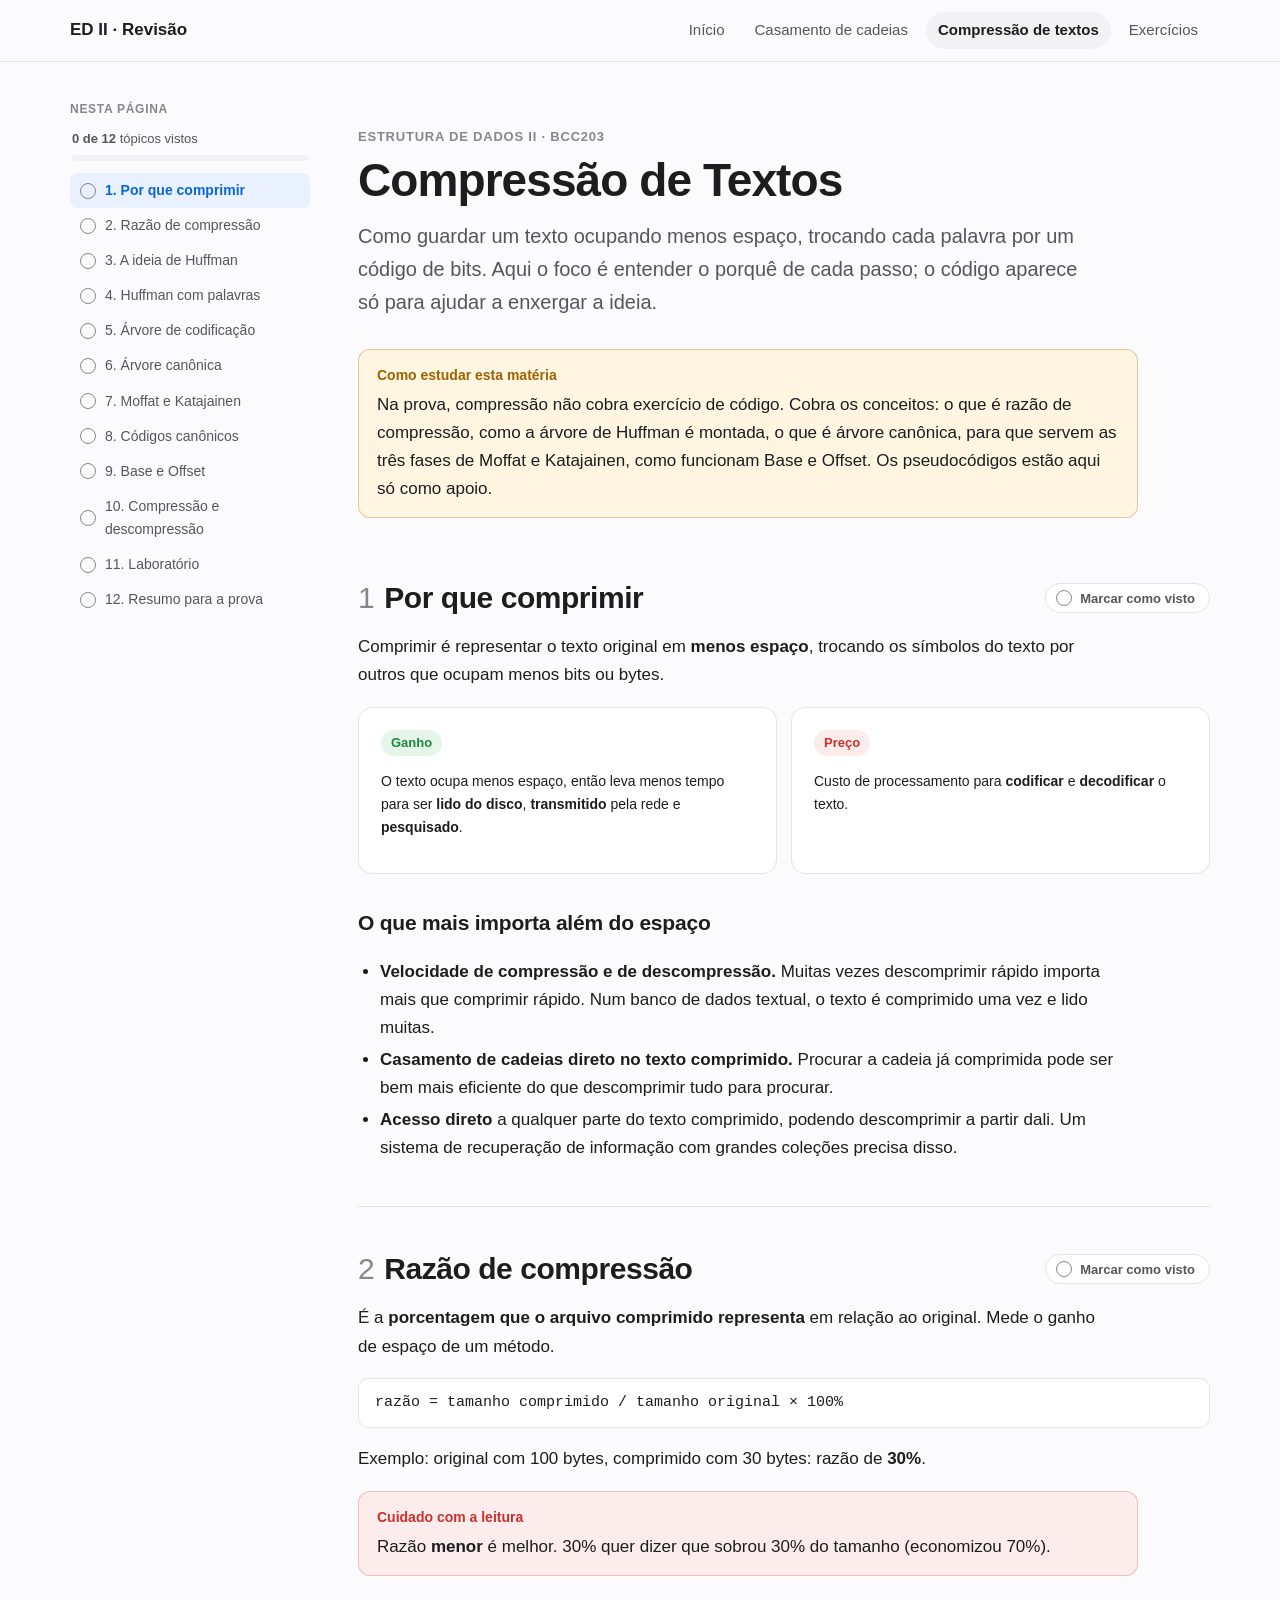
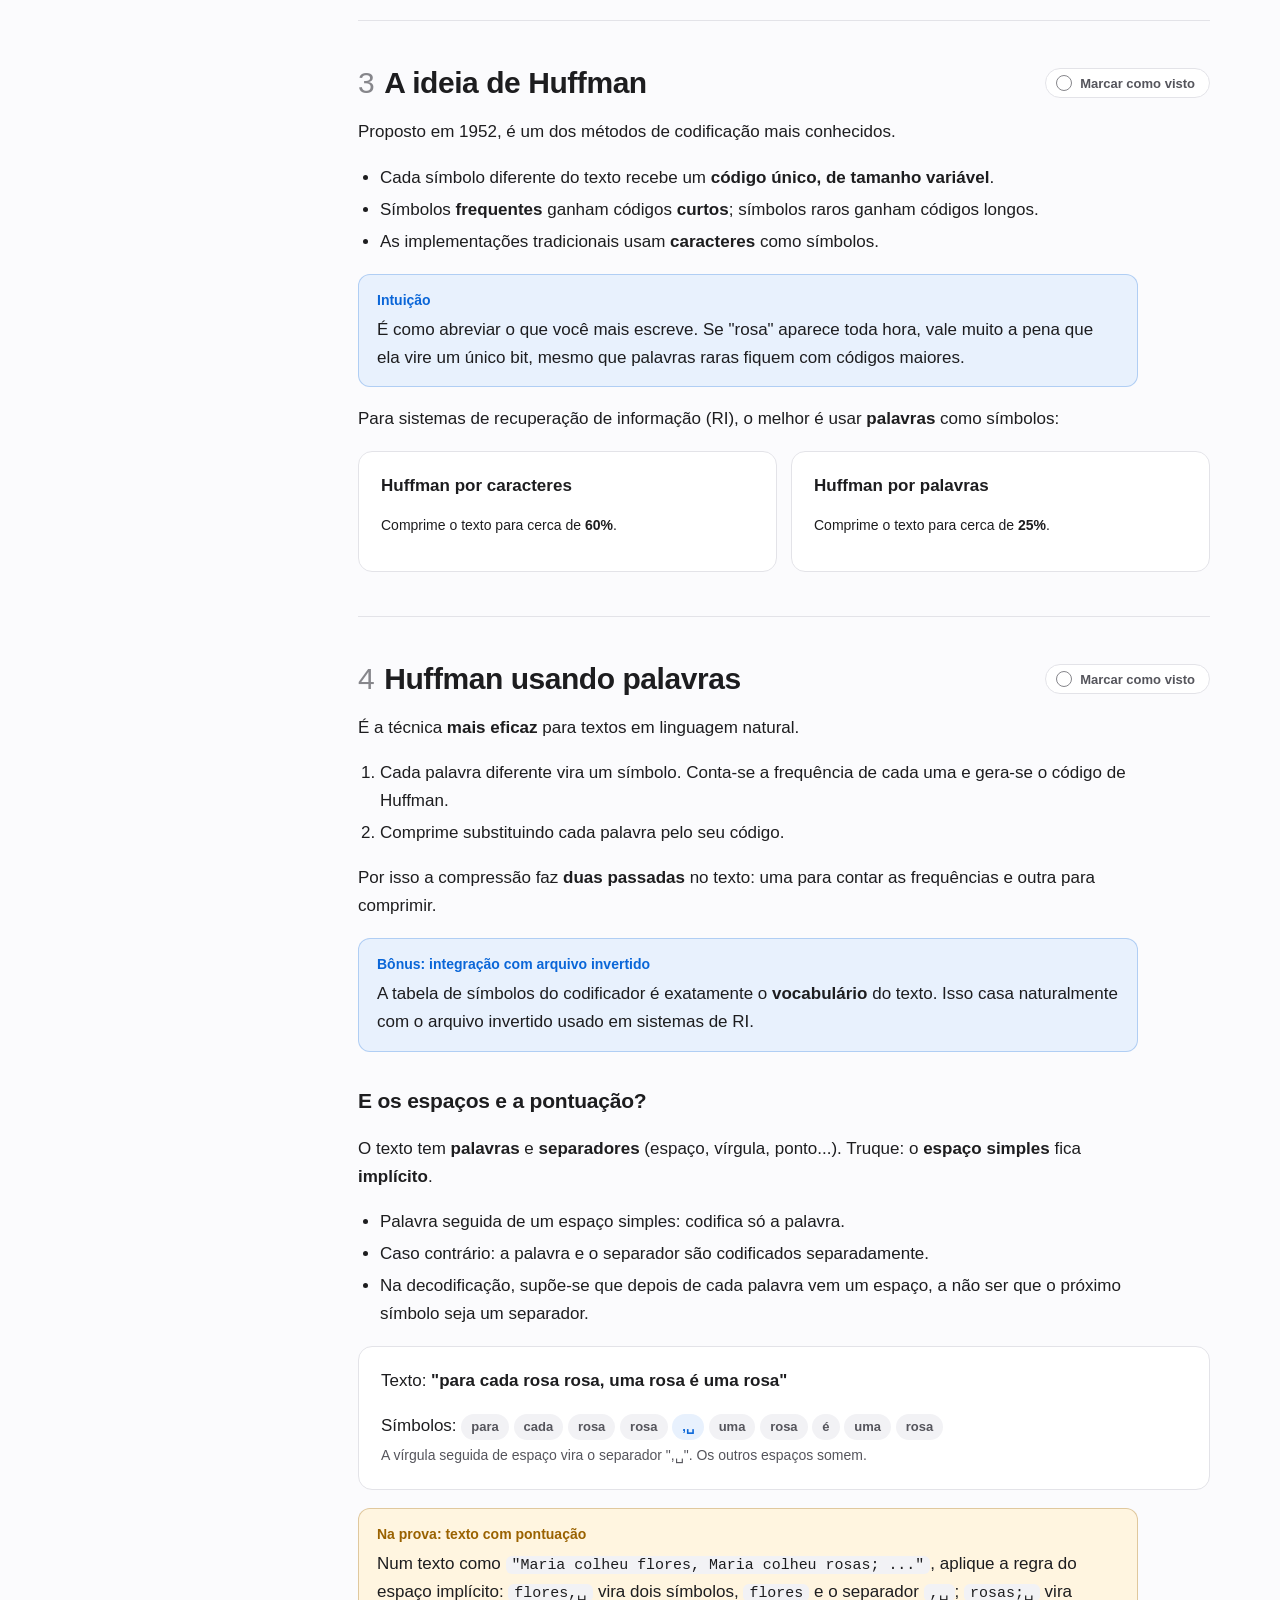
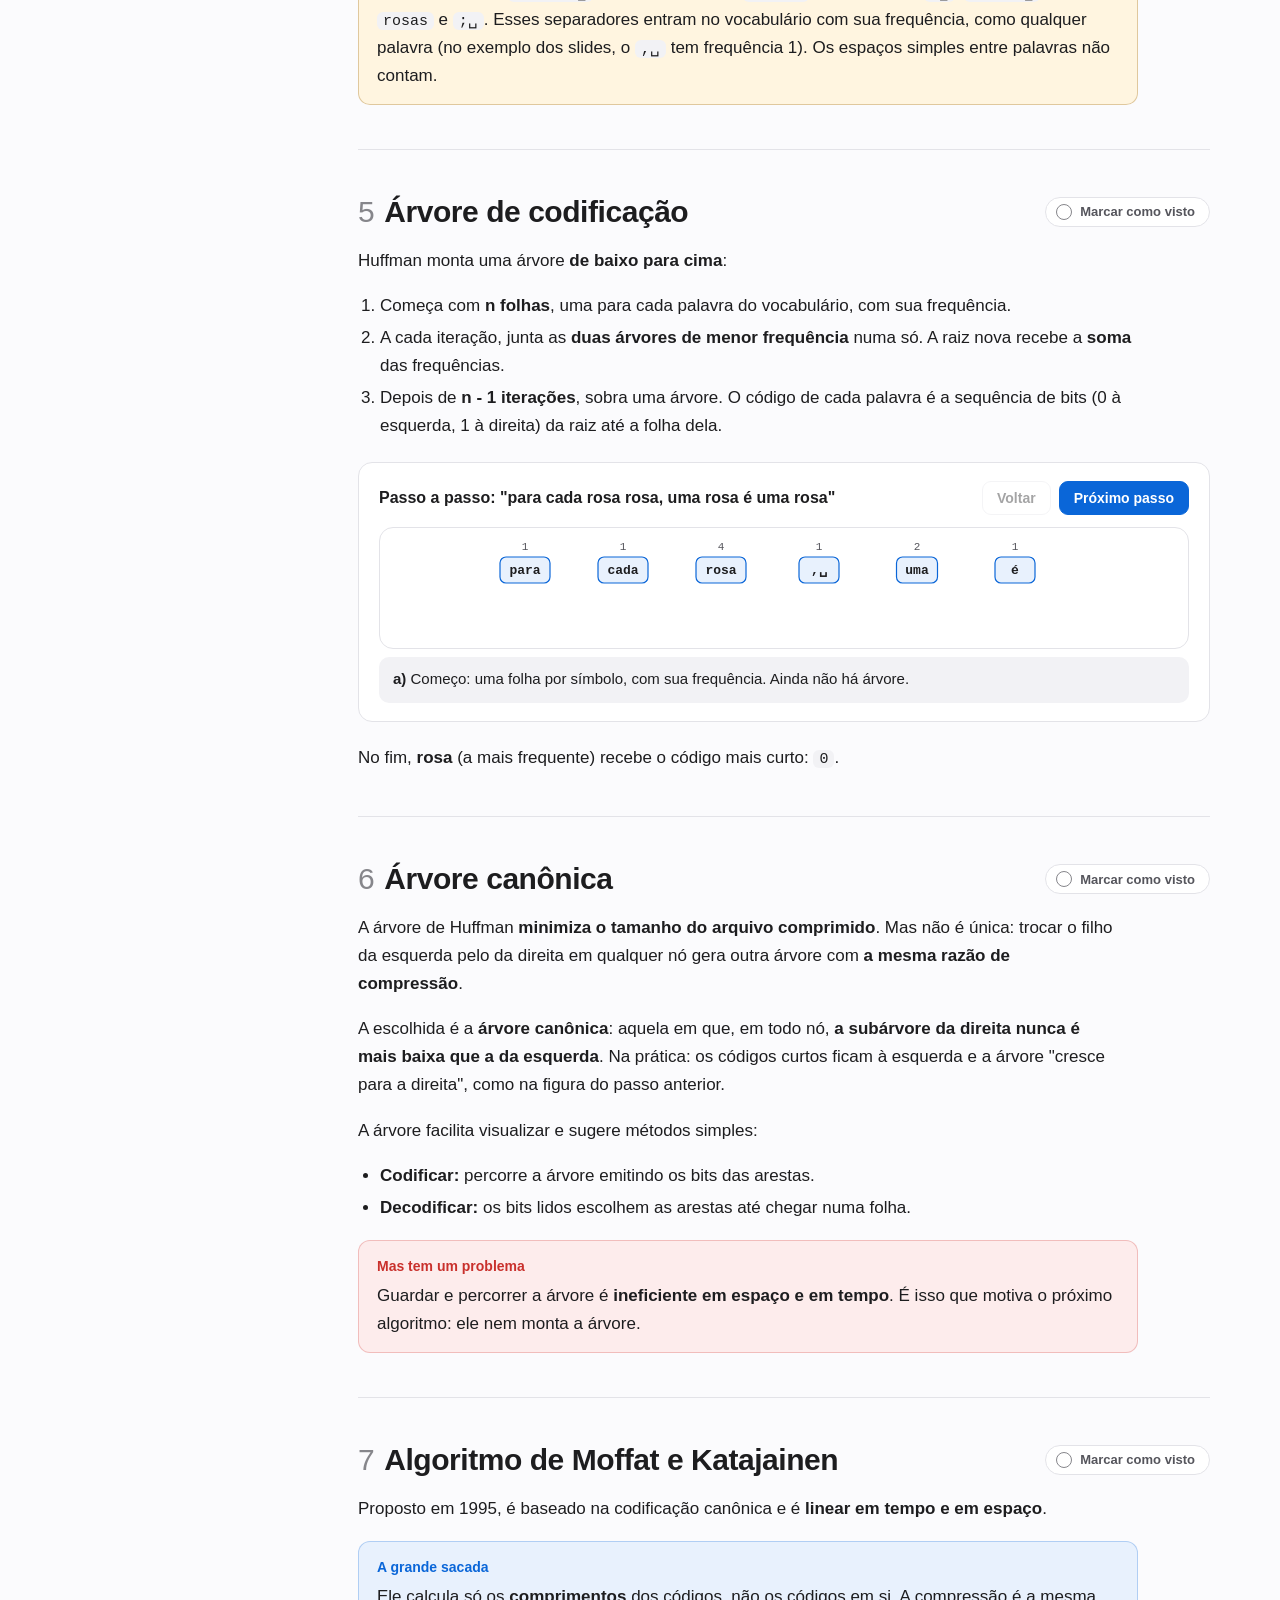
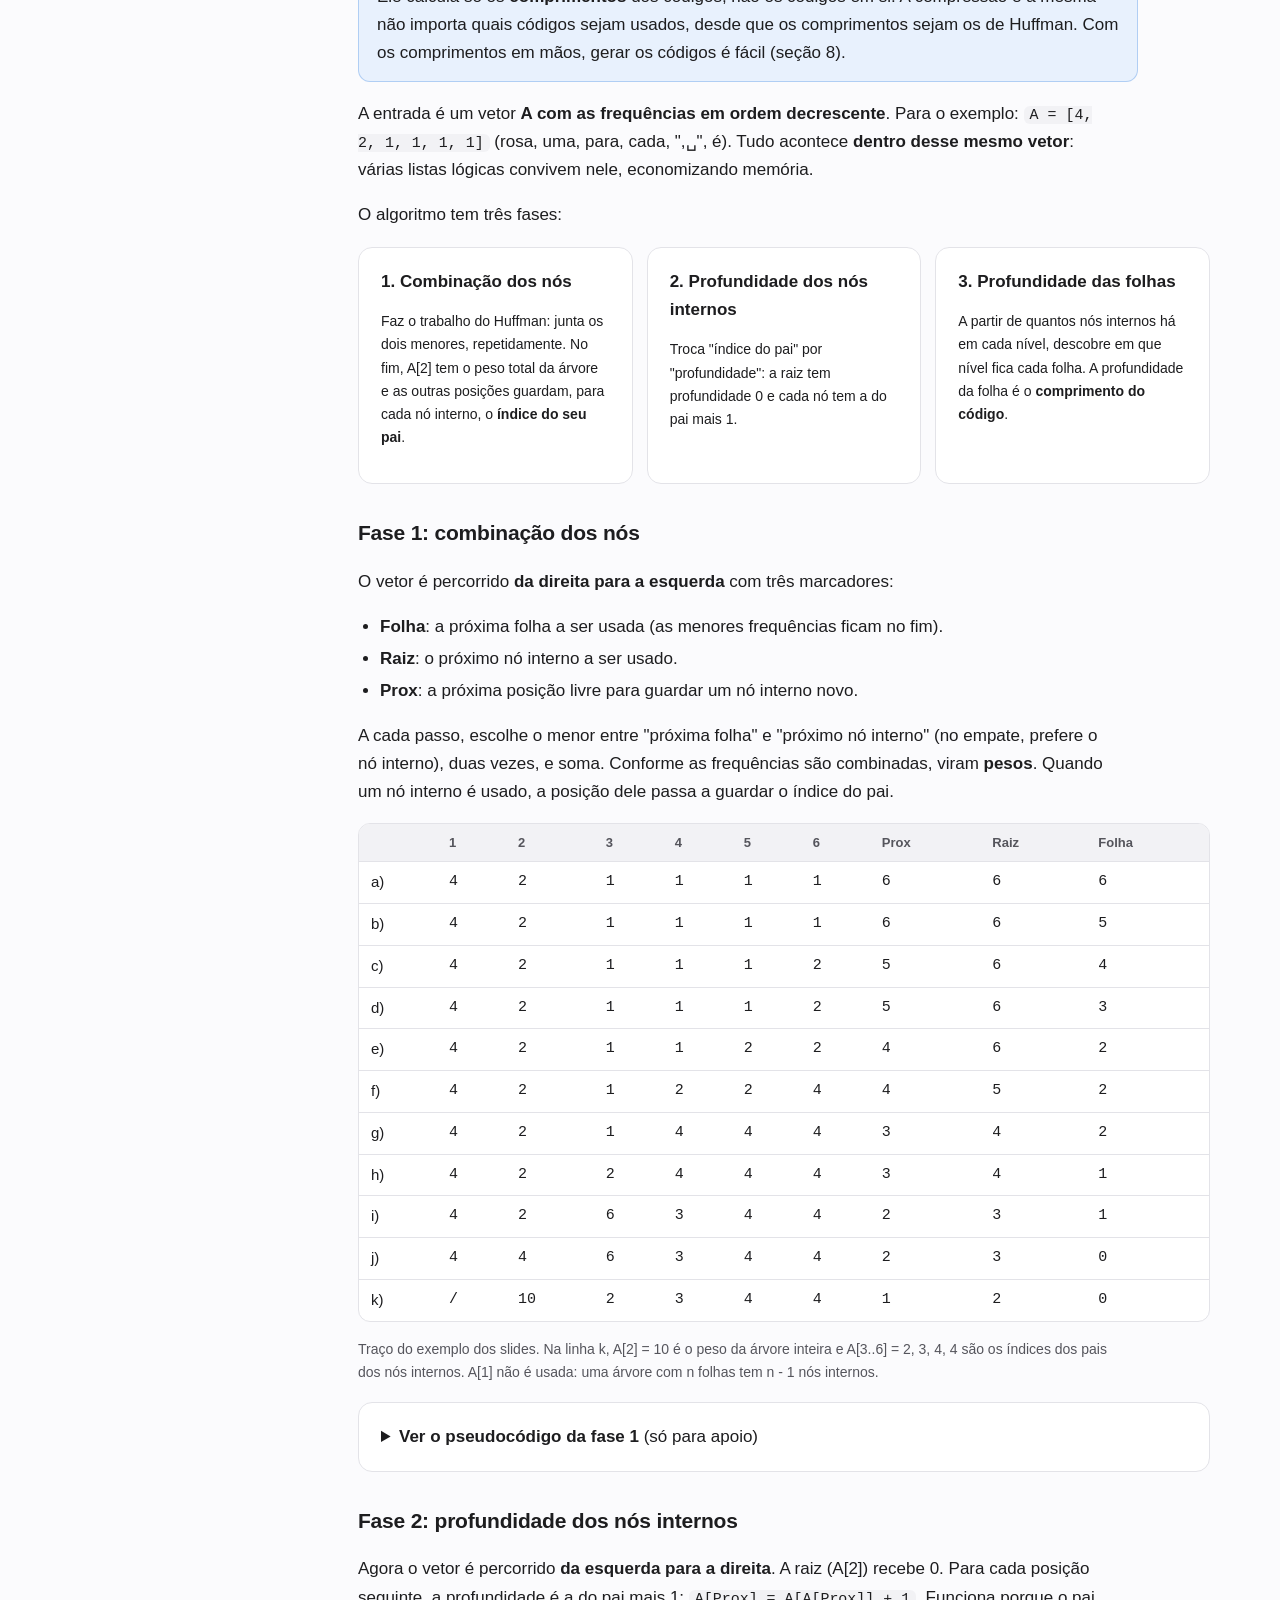
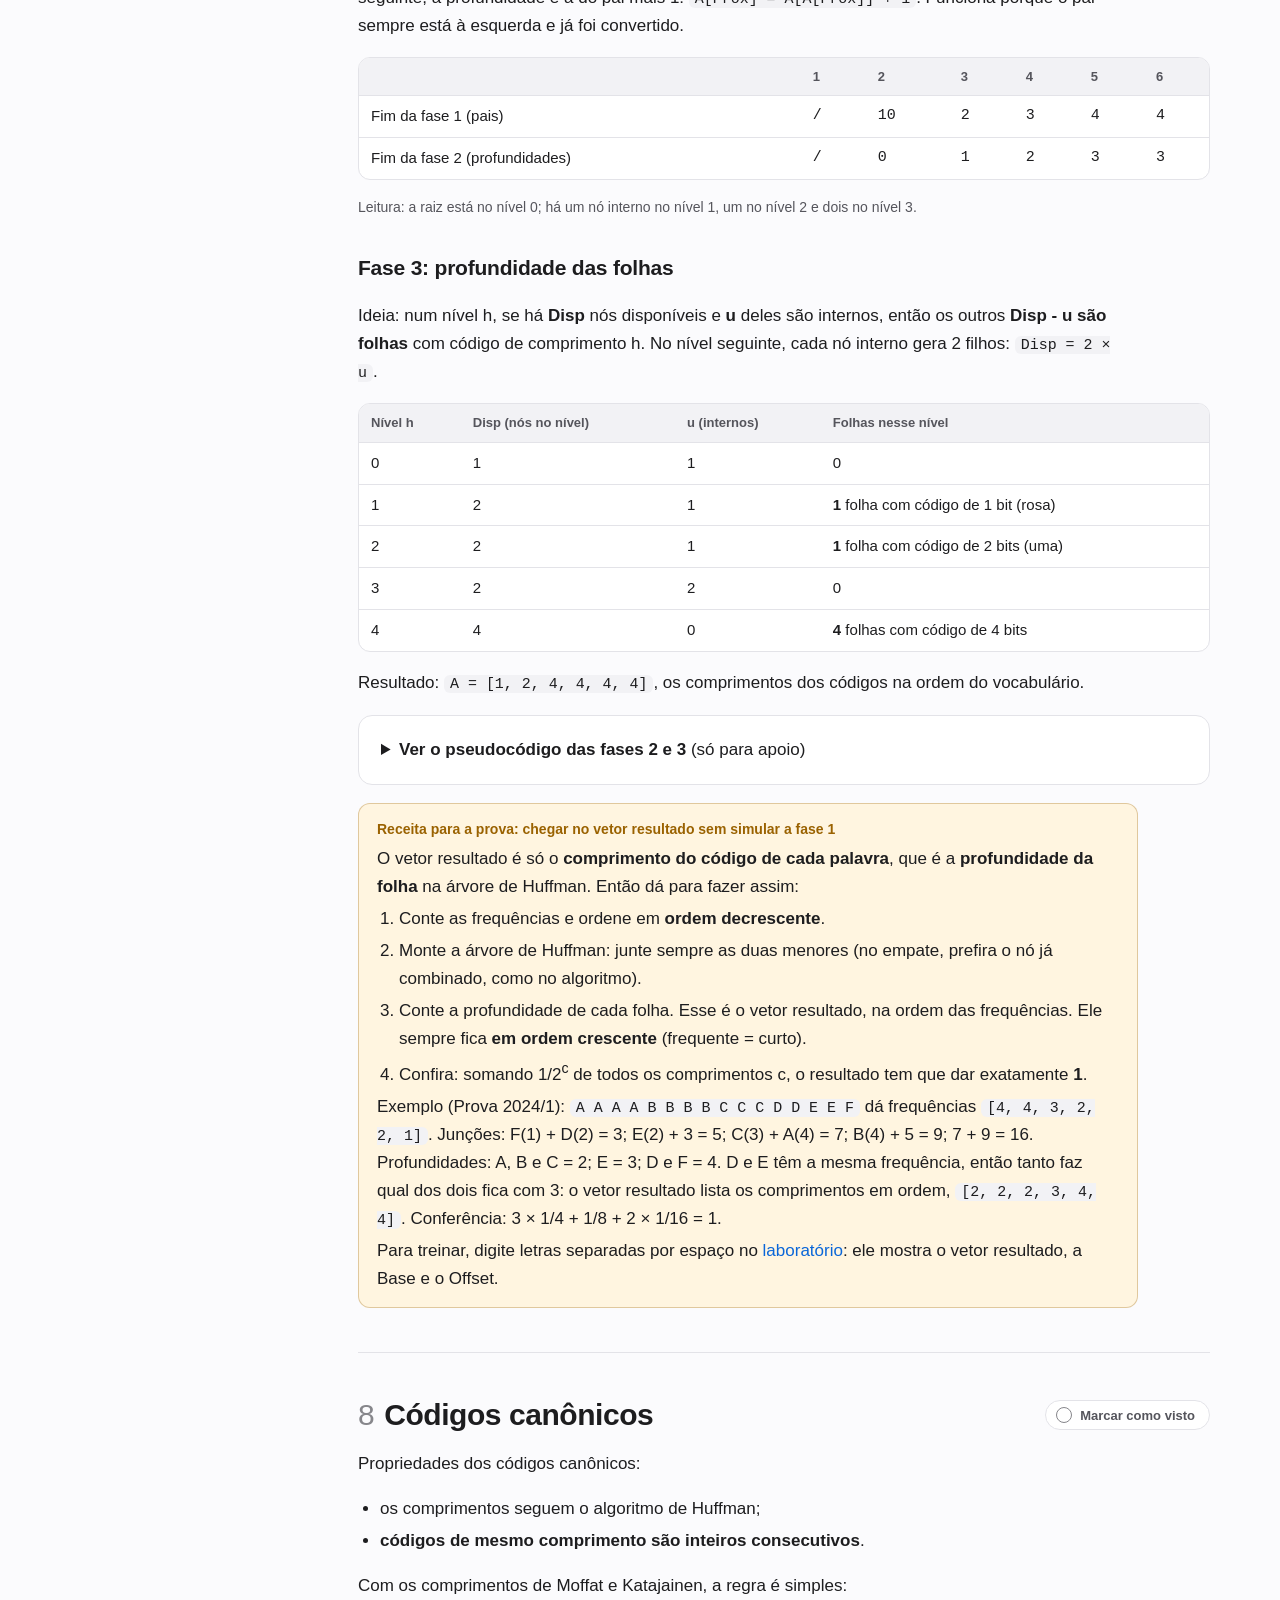
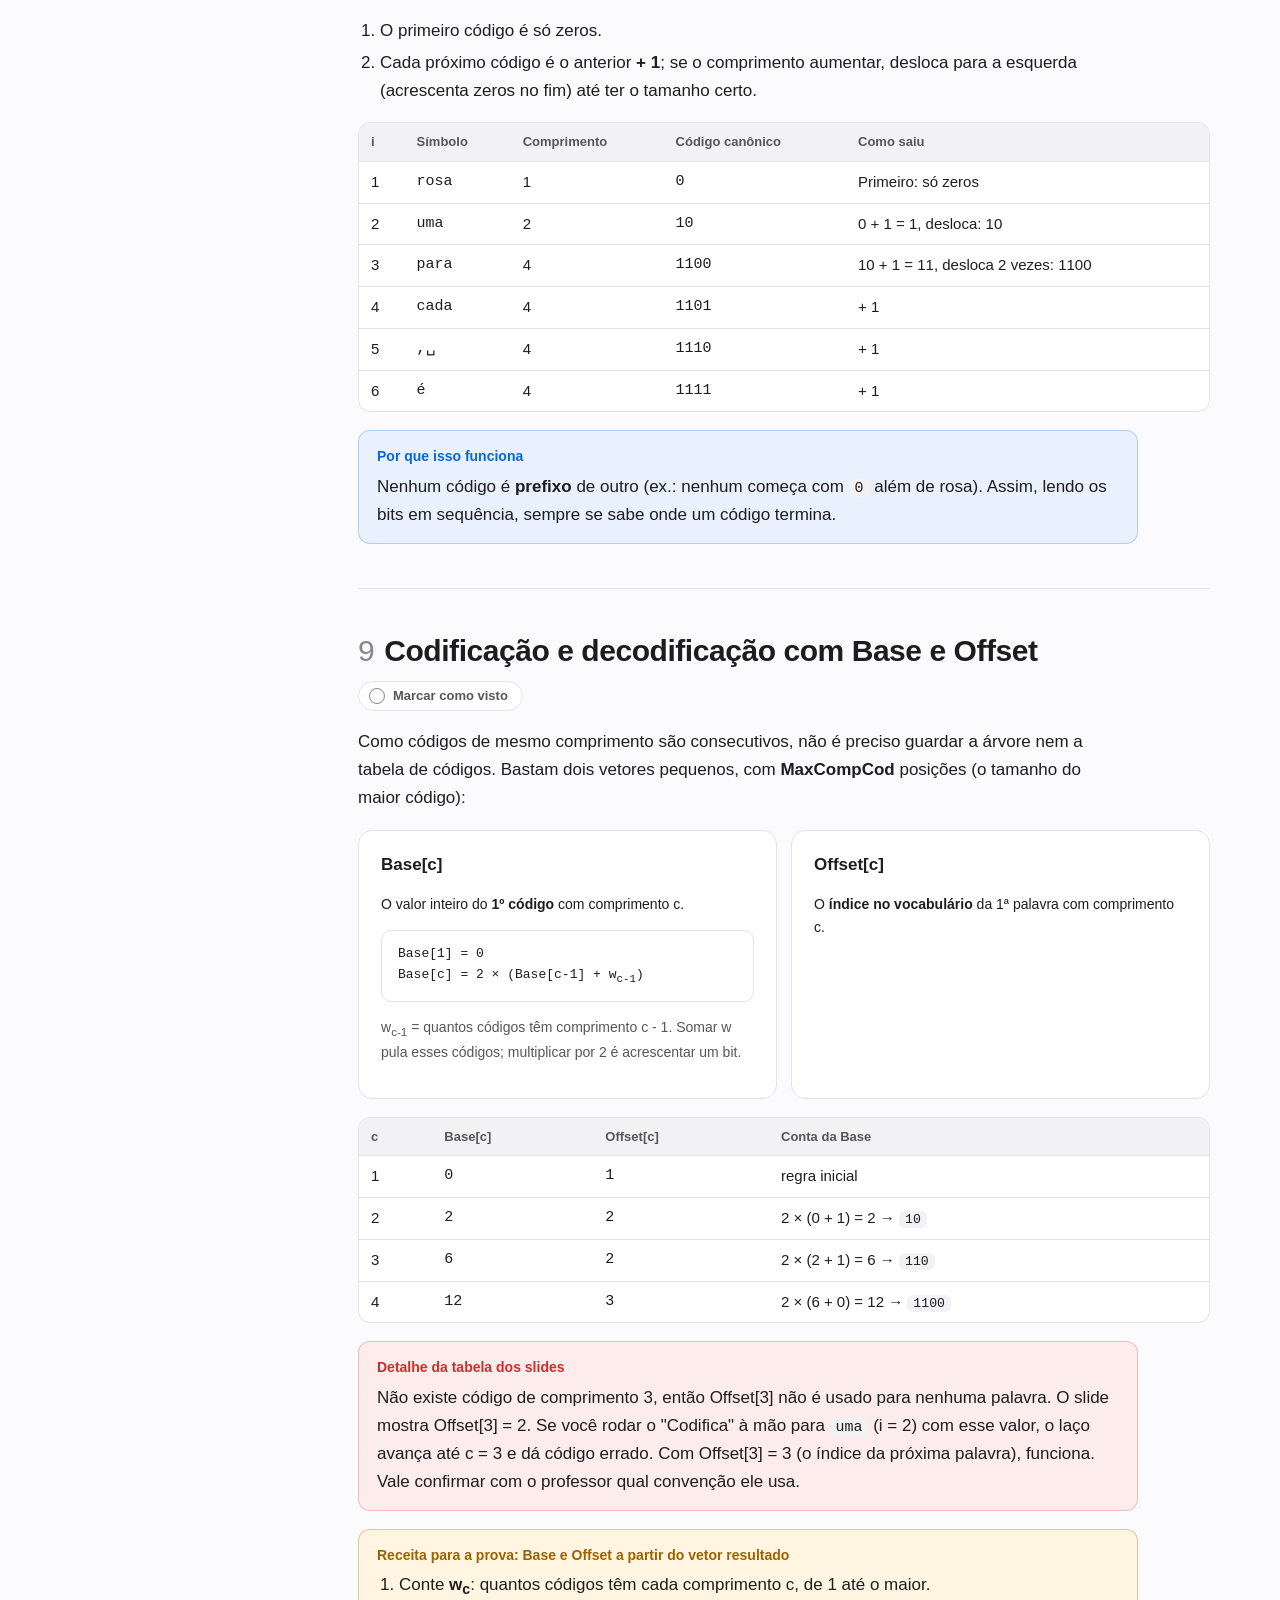
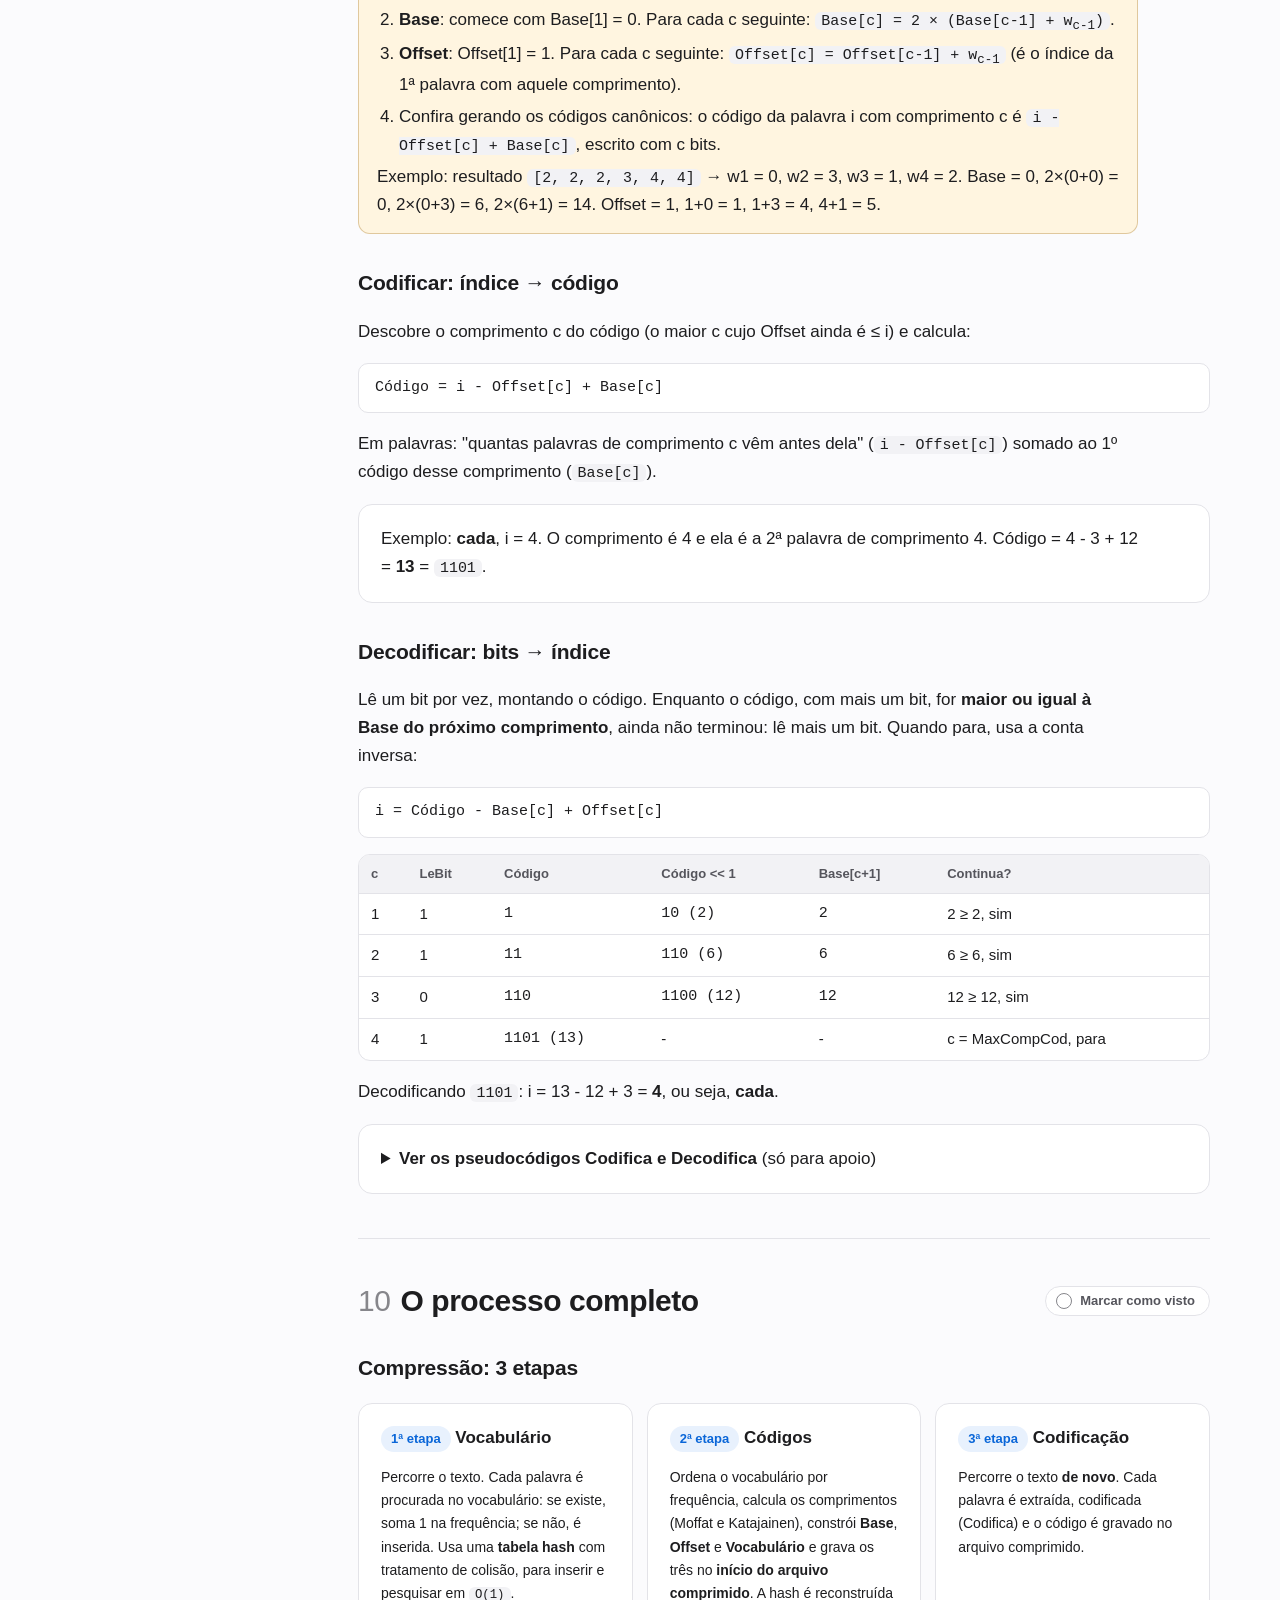
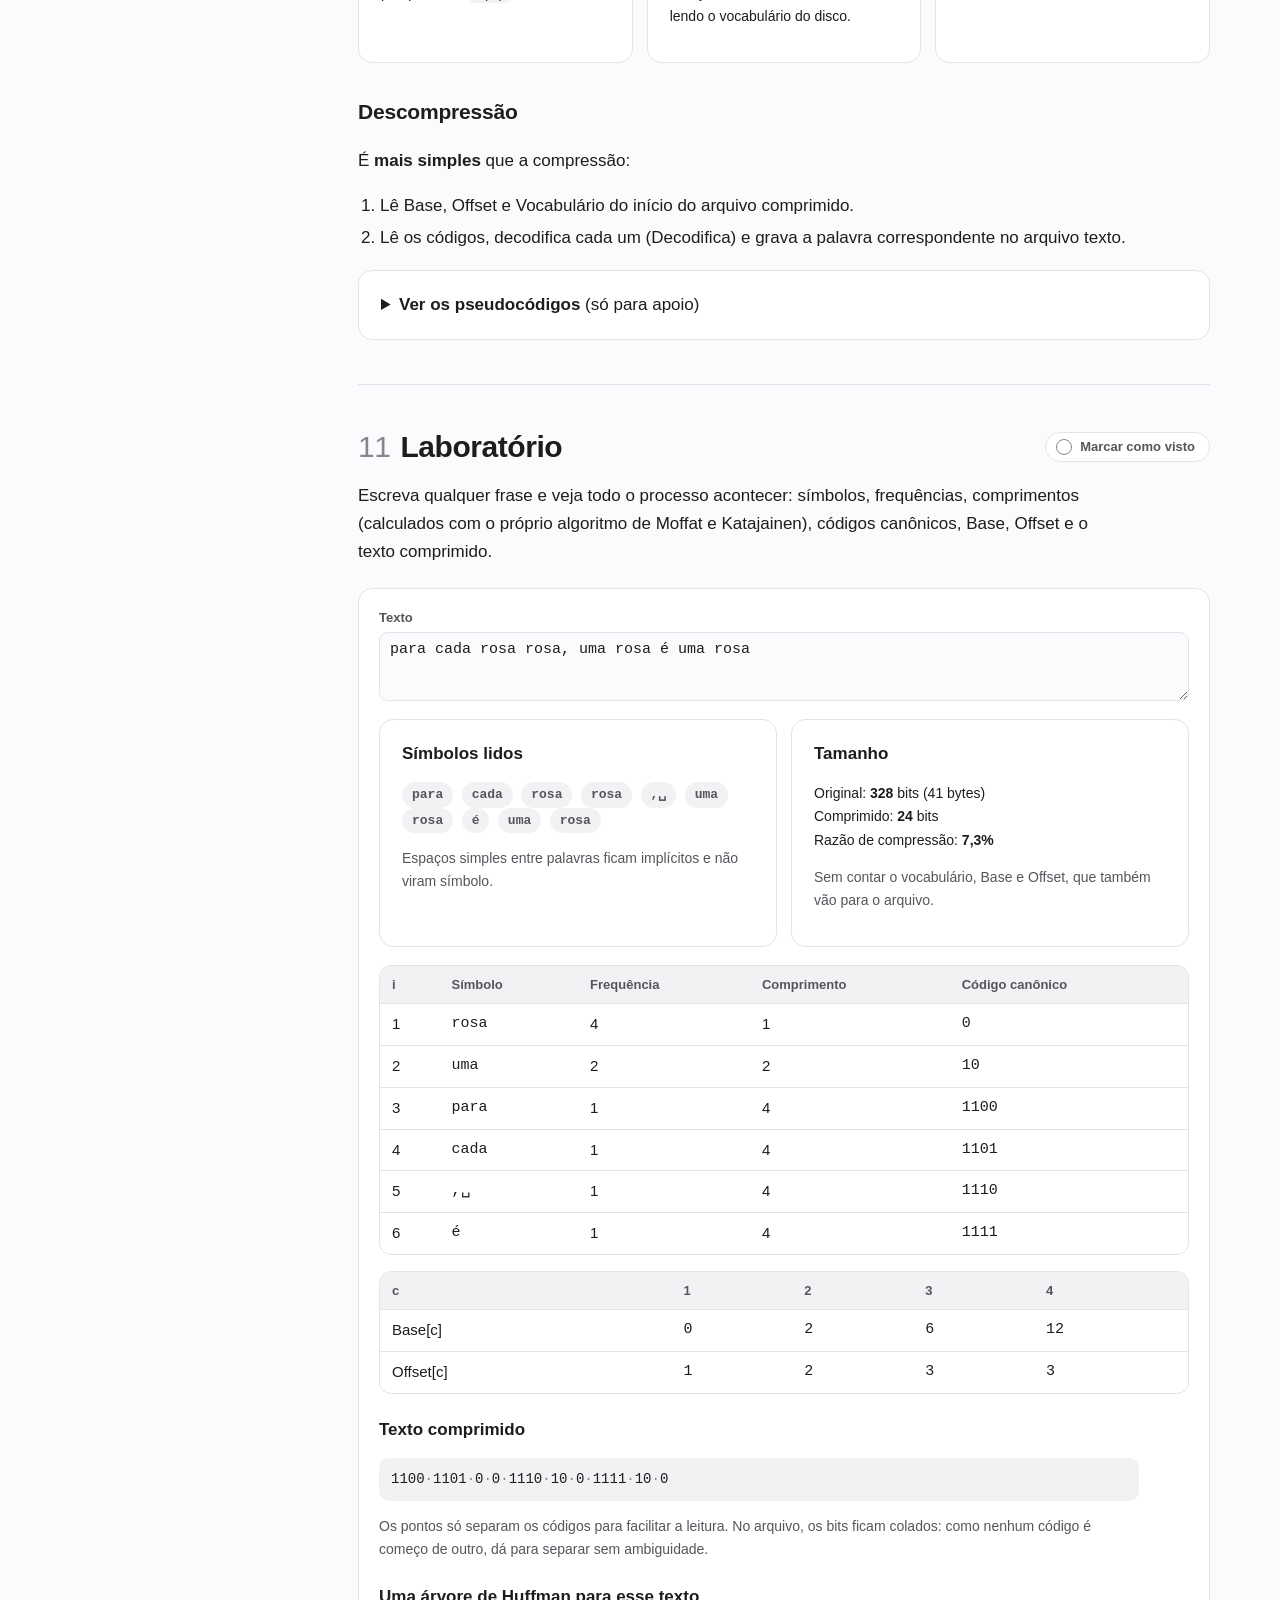
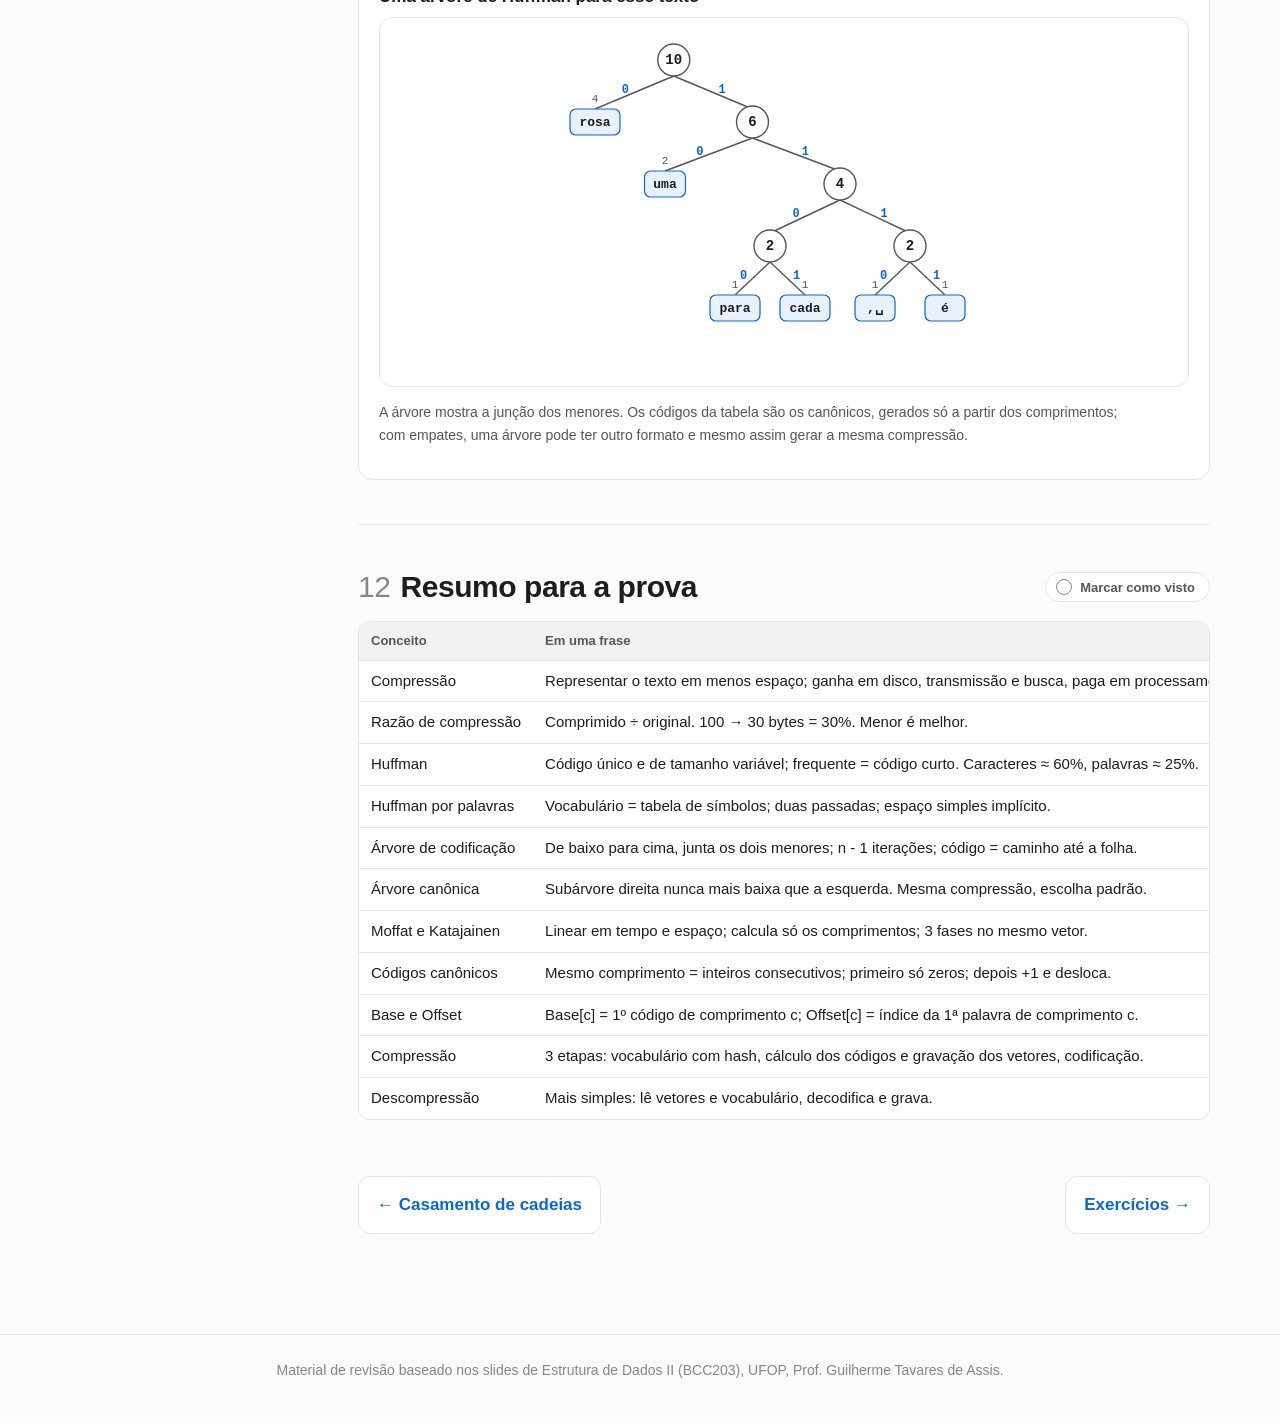
<file: compressao.html>
<!doctype html>
<html lang="pt-BR">
<head>
<meta charset="utf-8">
<meta name="viewport" content="width=device-width, initial-scale=1">
<title>Compressão de Textos | ED II</title>
<meta name="description" content="Compressão de textos explicada: Huffman por palavras, árvore canônica, algoritmo de Moffat e Katajainen, códigos canônicos, Base e Offset.">
<link rel="icon" type="image/svg+xml" href="favicon.svg">
<link rel="stylesheet" href="style.css">
</head>
<body>
<header class="topbar"><div class="in">
  <a class="brand" href="index.html">ED II · Revisão</a>
  <nav><a href="index.html">Início</a><a href="casamento.html">Casamento de cadeias</a><a class="on" href="compressao.html">Compressão de textos</a><a href="exercicios.html">Exercícios</a></nav>
</div></header>

<div class="layout">
<aside class="toc"><details open><summary>Sumário</summary><p>Nesta página</p>
  <a href="#intro">1. Por que comprimir</a>
  <a href="#razao">2. Razão de compressão</a>
  <a href="#huffman">3. A ideia de Huffman</a>
  <a href="#palavras">4. Huffman com palavras</a>
  <a href="#arvore">5. Árvore de codificação</a>
  <a href="#canonica">6. Árvore canônica</a>
  <a href="#moffat">7. Moffat e Katajainen</a>
  <a href="#codigos">8. Códigos canônicos</a>
  <a href="#basoff">9. Base e Offset</a>
  <a href="#processo">10. Compressão e descompressão</a>
  <a href="#lab">11. Laboratório</a>
  <a href="#resumo">12. Resumo para a prova</a>
</details></aside>

<main>
<div class="hero">
  <p class="eyebrow">Estrutura de Dados II · BCC203</p>
  <h1>Compressão de Textos</h1>
  <p class="lead">Como guardar um texto ocupando menos espaço, trocando cada palavra por um código de bits. Aqui o foco é entender o porquê de cada passo; o código aparece só para ajudar a enxergar a ideia.</p>
</div>
<div class="box prova"><span class="t">Como estudar esta matéria</span>Na prova, compressão não cobra exercício de código. Cobra os conceitos: o que é razão de compressão, como a árvore de Huffman é montada, o que é árvore canônica, para que servem as três fases de Moffat e Katajainen, como funcionam Base e Offset. Os pseudocódigos estão aqui só como apoio.</div>

<!-- 1 -->
<section class="cap" id="intro">
<h2><span class="n">1</span>Por que comprimir</h2>
<p>Comprimir é representar o texto original em <b>menos espaço</b>, trocando os símbolos do texto por outros que ocupam menos bits ou bytes.</p>
<div class="grid2">
  <div class="card"><h4><span class="pill ok">Ganho</span></h4><p class="small">O texto ocupa menos espaço, então leva menos tempo para ser <b>lido do disco</b>, <b>transmitido</b> pela rede e <b>pesquisado</b>.</p></div>
  <div class="card"><h4><span class="pill bad">Preço</span></h4><p class="small">Custo de processamento para <b>codificar</b> e <b>decodificar</b> o texto.</p></div>
</div>
<h3>O que mais importa além do espaço</h3>
<ul>
  <li><b>Velocidade de compressão e de descompressão.</b> Muitas vezes descomprimir rápido importa mais que comprimir rápido. Num banco de dados textual, o texto é comprimido uma vez e lido muitas.</li>
  <li><b>Casamento de cadeias direto no texto comprimido.</b> Procurar a cadeia já comprimida pode ser bem mais eficiente do que descomprimir tudo para procurar.</li>
  <li><b>Acesso direto</b> a qualquer parte do texto comprimido, podendo descomprimir a partir dali. Um sistema de recuperação de informação com grandes coleções precisa disso.</li>
</ul>
</section>

<!-- 2 -->
<section class="cap" id="razao">
<h2><span class="n">2</span>Razão de compressão</h2>
<p>É a <b>porcentagem que o arquivo comprimido representa</b> em relação ao original. Mede o ganho de espaço de um método.</p>
<div class="formula">razão = tamanho comprimido / tamanho original × 100%</div>
<p>Exemplo: original com 100 bytes, comprimido com 30 bytes: razão de <b>30%</b>.</p>
<div class="box cuidado"><span class="t">Cuidado com a leitura</span>Razão <b>menor</b> é melhor. 30% quer dizer que sobrou 30% do tamanho (economizou 70%).</div>
</section>

<!-- 3 -->
<section class="cap" id="huffman">
<h2><span class="n">3</span>A ideia de Huffman</h2>
<p>Proposto em 1952, é um dos métodos de codificação mais conhecidos.</p>
<ul>
  <li>Cada símbolo diferente do texto recebe um <b>código único, de tamanho variável</b>.</li>
  <li>Símbolos <b>frequentes</b> ganham códigos <b>curtos</b>; símbolos raros ganham códigos longos.</li>
  <li>As implementações tradicionais usam <b>caracteres</b> como símbolos.</li>
</ul>
<div class="box ideia"><span class="t">Intuição</span>É como abreviar o que você mais escreve. Se "rosa" aparece toda hora, vale muito a pena que ela vire um único bit, mesmo que palavras raras fiquem com códigos maiores.</div>
<p>Para sistemas de recuperação de informação (RI), o melhor é usar <b>palavras</b> como símbolos:</p>
<div class="grid2">
  <div class="card"><h4>Huffman por caracteres</h4><p class="small">Comprime o texto para cerca de <b>60%</b>.</p></div>
  <div class="card"><h4>Huffman por palavras</h4><p class="small">Comprime o texto para cerca de <b>25%</b>.</p></div>
</div>
</section>

<!-- 4 -->
<section class="cap" id="palavras">
<h2><span class="n">4</span>Huffman usando palavras</h2>
<p>É a técnica <b>mais eficaz</b> para textos em linguagem natural.</p>
<ol>
  <li>Cada palavra diferente vira um símbolo. Conta-se a frequência de cada uma e gera-se o código de Huffman.</li>
  <li>Comprime substituindo cada palavra pelo seu código.</li>
</ol>
<p>Por isso a compressão faz <b>duas passadas</b> no texto: uma para contar as frequências e outra para comprimir.</p>
<div class="box ideia"><span class="t">Bônus: integração com arquivo invertido</span>A tabela de símbolos do codificador é exatamente o <b>vocabulário</b> do texto. Isso casa naturalmente com o arquivo invertido usado em sistemas de RI.</div>
<h3>E os espaços e a pontuação?</h3>
<p>O texto tem <b>palavras</b> e <b>separadores</b> (espaço, vírgula, ponto...). Truque: o <b>espaço simples</b> fica <b>implícito</b>.</p>
<ul>
  <li>Palavra seguida de um espaço simples: codifica só a palavra.</li>
  <li>Caso contrário: a palavra e o separador são codificados separadamente.</li>
  <li>Na decodificação, supõe-se que depois de cada palavra vem um espaço, a não ser que o próximo símbolo seja um separador.</li>
</ul>
<div class="card"><p style="margin-top:0">Texto: <b>"para cada rosa rosa, uma rosa é uma rosa"</b></p>
<p style="margin-bottom:0">Símbolos: <span class="pill">para</span> <span class="pill">cada</span> <span class="pill">rosa</span> <span class="pill">rosa</span> <span class="pill blue">,␣</span> <span class="pill">uma</span> <span class="pill">rosa</span> <span class="pill">é</span> <span class="pill">uma</span> <span class="pill">rosa</span><br><span class="small muted">A vírgula seguida de espaço vira o separador ",␣". Os outros espaços somem.</span></p></div>
<div class="box prova"><span class="t">Na prova: texto com pontuação</span>Num texto como <code>"Maria colheu flores, Maria colheu rosas; ..."</code>, aplique a regra do espaço implícito: <code>flores,␣</code> vira dois símbolos, <code>flores</code> e o separador <code>,␣</code>; <code>rosas;␣</code> vira <code>rosas</code> e <code>;␣</code>. Esses separadores entram no vocabulário com sua frequência, como qualquer palavra (no exemplo dos slides, o <code>,␣</code> tem frequência 1). Os espaços simples entre palavras não contam.</div>
</section>

<!-- 5 -->
<section class="cap" id="arvore">
<h2><span class="n">5</span>Árvore de codificação</h2>
<p>Huffman monta uma árvore <b>de baixo para cima</b>:</p>
<ol>
  <li>Começa com <b>n folhas</b>, uma para cada palavra do vocabulário, com sua frequência.</li>
  <li>A cada iteração, junta as <b>duas árvores de menor frequência</b> numa só. A raiz nova recebe a <b>soma</b> das frequências.</li>
  <li>Depois de <b>n - 1 iterações</b>, sobra uma árvore. O código de cada palavra é a sequência de bits (0 à esquerda, 1 à direita) da raiz até a folha dela.</li>
</ol>
<div class="sim" id="arvore-sim">
  <div class="head"><strong>Passo a passo: "para cada rosa rosa, uma rosa é uma rosa"</strong><div class="btns"><button data-a="prev">Voltar</button><button class="pri" data-a="next">Próximo passo</button></div></div>
  <div class="fig" style="margin:0"><svg></svg></div>
  <div class="status"></div>
</div>
<p>No fim, <b>rosa</b> (a mais frequente) recebe o código mais curto: <code>0</code>.</p>
</section>

<!-- 6 -->
<section class="cap" id="canonica">
<h2><span class="n">6</span>Árvore canônica</h2>
<p>A árvore de Huffman <b>minimiza o tamanho do arquivo comprimido</b>. Mas não é única: trocar o filho da esquerda pelo da direita em qualquer nó gera outra árvore com <b>a mesma razão de compressão</b>.</p>
<p>A escolhida é a <b>árvore canônica</b>: aquela em que, em todo nó, <b>a subárvore da direita nunca é mais baixa que a da esquerda</b>. Na prática: os códigos curtos ficam à esquerda e a árvore "cresce para a direita", como na figura do passo anterior.</p>
<p>A árvore facilita visualizar e sugere métodos simples:</p>
<ul>
  <li><b>Codificar:</b> percorre a árvore emitindo os bits das arestas.</li>
  <li><b>Decodificar:</b> os bits lidos escolhem as arestas até chegar numa folha.</li>
</ul>
<div class="box cuidado"><span class="t">Mas tem um problema</span>Guardar e percorrer a árvore é <b>ineficiente em espaço e em tempo</b>. É isso que motiva o próximo algoritmo: ele nem monta a árvore.</div>
</section>

<!-- 7 -->
<section class="cap" id="moffat">
<h2><span class="n">7</span>Algoritmo de Moffat e Katajainen</h2>
<p>Proposto em 1995, é baseado na codificação canônica e é <b>linear em tempo e em espaço</b>.</p>
<div class="box ideia"><span class="t">A grande sacada</span>Ele calcula só os <b>comprimentos</b> dos códigos, não os códigos em si. A compressão é a mesma não importa quais códigos sejam usados, desde que os comprimentos sejam os de Huffman. Com os comprimentos em mãos, gerar os códigos é fácil (seção 8).</div>
<p>A entrada é um vetor <b>A com as frequências em ordem decrescente</b>. Para o exemplo: <code>A = [4, 2, 1, 1, 1, 1]</code> (rosa, uma, para, cada, ",␣", é). Tudo acontece <b>dentro desse mesmo vetor</b>: várias listas lógicas convivem nele, economizando memória.</p>
<p>O algoritmo tem três fases:</p>
<div class="grid2">
  <div class="card"><h4>1. Combinação dos nós</h4><p class="small">Faz o trabalho do Huffman: junta os dois menores, repetidamente. No fim, A[2] tem o peso total da árvore e as outras posições guardam, para cada nó interno, o <b>índice do seu pai</b>.</p></div>
  <div class="card"><h4>2. Profundidade dos nós internos</h4><p class="small">Troca "índice do pai" por "profundidade": a raiz tem profundidade 0 e cada nó tem a do pai mais 1.</p></div>
  <div class="card"><h4>3. Profundidade das folhas</h4><p class="small">A partir de quantos nós internos há em cada nível, descobre em que nível fica cada folha. A profundidade da folha é o <b>comprimento do código</b>.</p></div>
</div>

<h3>Fase 1: combinação dos nós</h3>
<p>O vetor é percorrido <b>da direita para a esquerda</b> com três marcadores:</p>
<ul>
  <li><b>Folha</b>: a próxima folha a ser usada (as menores frequências ficam no fim).</li>
  <li><b>Raiz</b>: o próximo nó interno a ser usado.</li>
  <li><b>Prox</b>: a próxima posição livre para guardar um nó interno novo.</li>
</ul>
<p>A cada passo, escolhe o menor entre "próxima folha" e "próximo nó interno" (no empate, prefere o nó interno), duas vezes, e soma. Conforme as frequências são combinadas, viram <b>pesos</b>. Quando um nó interno é usado, a posição dele passa a guardar o índice do pai.</p>
<div class="tw" id="mk-trace"></div>
<p class="small muted">Traço do exemplo dos slides. Na linha k, A[2] = 10 é o peso da árvore inteira e A[3..6] = 2, 3, 4, 4 são os índices dos pais dos nós internos. A[1] não é usada: uma árvore com n folhas tem n - 1 nós internos.</p>
<details class="card"><summary><b>Ver o pseudocódigo da fase 1</b> (só para apoio)</summary>
<div class="formula" style="white-space:pre">/* A: frequências em ordem decrescente   n: nº de palavras */
/* Folha: próxima folha   Raiz: próximo nó interno */
/* Prox: posição livre para o nó novo */
PrimeiraFase (A, n)
{ Raiz = n; Folha = n;
  for (Prox = n; Prox &gt;= 2; Prox--)
  { /* Procura posição */
    if ((não existe Folha) || ((Raiz &gt; Prox) &amp;&amp; (A[Raiz] &lt;= A[Folha])))
    { A[Prox] = A[Raiz]; A[Raiz] = Prox; Raiz = Raiz - 1; /* nó interno */ }
    else { A[Prox] = A[Folha]; Folha = Folha - 1; /* nó folha */ }
    /* Atualiza frequências */
    if ((não existe Folha) || ((Raiz &gt; Prox) &amp;&amp; (A[Raiz] &lt;= A[Folha])))
    { A[Prox] = A[Prox] + A[Raiz]; A[Raiz] = Prox; Raiz = Raiz - 1; }
    else { A[Prox] = A[Prox] + A[Folha]; Folha = Folha - 1; }
  }
}</div>
<p class="small muted">O primeiro <code>if</code> pega o 1º nó da junção; o segundo pega o 2º e soma. <code>A[Raiz] = Prox</code> é o momento em que o nó usado passa a apontar para o pai.</p>
</details>

<h3>Fase 2: profundidade dos nós internos</h3>
<p>Agora o vetor é percorrido <b>da esquerda para a direita</b>. A raiz (A[2]) recebe 0. Para cada posição seguinte, a profundidade é a do pai mais 1: <code>A[Prox] = A[A[Prox]] + 1</code>. Funciona porque o pai sempre está à esquerda e já foi convertido.</p>
<div class="tw"><table><tr><th></th><th>1</th><th>2</th><th>3</th><th>4</th><th>5</th><th>6</th></tr>
<tr><td>Fim da fase 1 (pais)</td><td class="mono">/</td><td class="mono">10</td><td class="mono">2</td><td class="mono">3</td><td class="mono">4</td><td class="mono">4</td></tr>
<tr><td>Fim da fase 2 (profundidades)</td><td class="mono">/</td><td class="mono">0</td><td class="mono">1</td><td class="mono">2</td><td class="mono">3</td><td class="mono">3</td></tr></table></div>
<p class="small muted">Leitura: a raiz está no nível 0; há um nó interno no nível 1, um no nível 2 e dois no nível 3.</p>

<h3>Fase 3: profundidade das folhas</h3>
<p>Ideia: num nível h, se há <b>Disp</b> nós disponíveis e <b>u</b> deles são internos, então os outros <b>Disp - u são folhas</b> com código de comprimento h. No nível seguinte, cada nó interno gera 2 filhos: <code>Disp = 2 × u</code>.</p>
<div class="tw"><table><tr><th>Nível h</th><th>Disp (nós no nível)</th><th>u (internos)</th><th>Folhas nesse nível</th></tr>
<tr><td>0</td><td>1</td><td>1</td><td>0</td></tr>
<tr><td>1</td><td>2</td><td>1</td><td><b>1</b> folha com código de 1 bit (rosa)</td></tr>
<tr><td>2</td><td>2</td><td>1</td><td><b>1</b> folha com código de 2 bits (uma)</td></tr>
<tr><td>3</td><td>2</td><td>2</td><td>0</td></tr>
<tr><td>4</td><td>4</td><td>0</td><td><b>4</b> folhas com código de 4 bits</td></tr></table></div>
<p>Resultado: <code>A = [1, 2, 4, 4, 4, 4]</code>, os comprimentos dos códigos na ordem do vocabulário.</p>
<details class="card"><summary><b>Ver o pseudocódigo das fases 2 e 3</b> (só para apoio)</summary>
<div class="formula" style="white-space:pre">/* A: vetor da fase anterior   n: nº de palavras */
/* Disp: nós disponíveis no nível   u: nós internos no nível */
/* h: nível atual   Raiz: próximo nó interno lido */
/* Prox: posição do vetor sendo preenchida */
SegundaFase (A, n)
{ A[2] = 0;
  for (Prox = 3; Prox &lt;= n; Prox++) A[Prox] = A[A[Prox]] + 1;
}

TerceiraFase (A, n)
{ Disp = 1; u = 0; h = 0; Raiz = 2; Prox = 1;
  while (Disp &gt; 0)
  { while (Raiz &lt;= n &amp;&amp; A[Raiz] == h) { u = u + 1; Raiz = Raiz + 1; }
    while (Disp &gt; u) { A[Prox] = h; Prox = Prox + 1; Disp = Disp - 1; }
    Disp = 2 * u; h = h + 1; u = 0;
  }
}

CalculaCompCodigo (A, n)
{ A = PrimeiraFase (A, n);
  A = SegundaFase (A, n);
  A = TerceiraFase (A, n);
}</div>
<p class="small muted">Na fase 3, o primeiro <code>while</code> conta os internos do nível h (u); o segundo grava h para cada folha do nível (Disp - u vezes).</p>
</details>
<div class="box prova"><span class="t">Receita para a prova: chegar no vetor resultado sem simular a fase 1</span>
<p style="margin:4px 0">O vetor resultado é só o <b>comprimento do código de cada palavra</b>, que é a <b>profundidade da folha</b> na árvore de Huffman. Então dá para fazer assim:</p>
<ol style="margin:4px 0">
<li>Conte as frequências e ordene em <b>ordem decrescente</b>.</li>
<li>Monte a árvore de Huffman: junte sempre as duas menores (no empate, prefira o nó já combinado, como no algoritmo).</li>
<li>Conte a profundidade de cada folha. Esse é o vetor resultado, na ordem das frequências. Ele sempre fica <b>em ordem crescente</b> (frequente = curto).</li>
<li>Confira: somando 1/2<sup>c</sup> de todos os comprimentos c, o resultado tem que dar exatamente <b>1</b>.</li>
</ol>
<p style="margin:4px 0">Exemplo (Prova 2024/1): <code>A A A A B B B B C C C D D E E F</code> dá frequências <code>[4, 4, 3, 2, 2, 1]</code>. Junções: F(1) + D(2) = 3; E(2) + 3 = 5; C(3) + A(4) = 7; B(4) + 5 = 9; 7 + 9 = 16. Profundidades: A, B e C = 2; E = 3; D e F = 4. D e E têm a mesma frequência, então tanto faz qual dos dois fica com 3: o vetor resultado lista os comprimentos em ordem, <code>[2, 2, 2, 3, 4, 4]</code>. Conferência: 3 × 1/4 + 1/8 + 2 × 1/16 = 1.</p>
<p style="margin:4px 0 0">Para treinar, digite letras separadas por espaço no <a href="#lab">laboratório</a>: ele mostra o vetor resultado, a Base e o Offset.</p></div>
</section>

<!-- 8 -->
<section class="cap" id="codigos">
<h2><span class="n">8</span>Códigos canônicos</h2>
<p>Propriedades dos códigos canônicos:</p>
<ul>
  <li>os comprimentos seguem o algoritmo de Huffman;</li>
  <li><b>códigos de mesmo comprimento são inteiros consecutivos</b>.</li>
</ul>
<p>Com os comprimentos de Moffat e Katajainen, a regra é simples:</p>
<ol>
  <li>O primeiro código é só zeros.</li>
  <li>Cada próximo código é o anterior <b>+ 1</b>; se o comprimento aumentar, desloca para a esquerda (acrescenta zeros no fim) até ter o tamanho certo.</li>
</ol>
<div class="tw"><table><tr><th>i</th><th>Símbolo</th><th>Comprimento</th><th>Código canônico</th><th>Como saiu</th></tr>
<tr><td>1</td><td class="mono">rosa</td><td>1</td><td class="mono">0</td><td>Primeiro: só zeros</td></tr>
<tr><td>2</td><td class="mono">uma</td><td>2</td><td class="mono">10</td><td>0 + 1 = 1, desloca: 10</td></tr>
<tr><td>3</td><td class="mono">para</td><td>4</td><td class="mono">1100</td><td>10 + 1 = 11, desloca 2 vezes: 1100</td></tr>
<tr><td>4</td><td class="mono">cada</td><td>4</td><td class="mono">1101</td><td>+ 1</td></tr>
<tr><td>5</td><td class="mono">,␣</td><td>4</td><td class="mono">1110</td><td>+ 1</td></tr>
<tr><td>6</td><td class="mono">é</td><td>4</td><td class="mono">1111</td><td>+ 1</td></tr></table></div>
<div class="box ideia"><span class="t">Por que isso funciona</span>Nenhum código é <b>prefixo</b> de outro (ex.: nenhum começa com <code>0</code> além de rosa). Assim, lendo os bits em sequência, sempre se sabe onde um código termina.</div>
</section>

<!-- 9 -->
<section class="cap" id="basoff">
<h2><span class="n">9</span>Codificação e decodificação com Base e Offset</h2>
<p>Como códigos de mesmo comprimento são consecutivos, não é preciso guardar a árvore nem a tabela de códigos. Bastam dois vetores pequenos, com <b>MaxCompCod</b> posições (o tamanho do maior código):</p>
<div class="grid2">
  <div class="card"><h4>Base[c]</h4><p class="small">O valor inteiro do <b>1º código</b> com comprimento c.</p><div class="formula" style="font-size:13px">Base[1] = 0
Base[c] = 2 × (Base[c-1] + w<sub>c-1</sub>)</div><p class="small muted">w<sub>c-1</sub> = quantos códigos têm comprimento c - 1. Somar w pula esses códigos; multiplicar por 2 é acrescentar um bit.</p></div>
  <div class="card"><h4>Offset[c]</h4><p class="small">O <b>índice no vocabulário</b> da 1ª palavra com comprimento c.</p></div>
</div>
<div class="tw"><table><tr><th>c</th><th>Base[c]</th><th>Offset[c]</th><th>Conta da Base</th></tr>
<tr><td>1</td><td class="mono">0</td><td class="mono">1</td><td>regra inicial</td></tr>
<tr><td>2</td><td class="mono">2</td><td class="mono">2</td><td>2 × (0 + 1) = 2 → <code>10</code></td></tr>
<tr><td>3</td><td class="mono">6</td><td class="mono">2</td><td>2 × (2 + 1) = 6 → <code>110</code></td></tr>
<tr><td>4</td><td class="mono">12</td><td class="mono">3</td><td>2 × (6 + 0) = 12 → <code>1100</code></td></tr></table></div>
<div class="box cuidado"><span class="t">Detalhe da tabela dos slides</span>Não existe código de comprimento 3, então Offset[3] não é usado para nenhuma palavra. O slide mostra Offset[3] = 2. Se você rodar o "Codifica" à mão para <code>uma</code> (i = 2) com esse valor, o laço avança até c = 3 e dá código errado. Com Offset[3] = 3 (o índice da próxima palavra), funciona. Vale confirmar com o professor qual convenção ele usa.</div>
<div class="box prova"><span class="t">Receita para a prova: Base e Offset a partir do vetor resultado</span>
<ol style="margin:4px 0">
<li>Conte <b>w<sub>c</sub></b>: quantos códigos têm cada comprimento c, de 1 até o maior.</li>
<li><b>Base</b>: comece com Base[1] = 0. Para cada c seguinte: <code>Base[c] = 2 × (Base[c-1] + w<sub>c-1</sub>)</code>.</li>
<li><b>Offset</b>: Offset[1] = 1. Para cada c seguinte: <code>Offset[c] = Offset[c-1] + w<sub>c-1</sub></code> (é o índice da 1ª palavra com aquele comprimento).</li>
<li>Confira gerando os códigos canônicos: o código da palavra i com comprimento c é <code>i - Offset[c] + Base[c]</code>, escrito com c bits.</li>
</ol>
<p style="margin:4px 0 0">Exemplo: resultado <code>[2, 2, 2, 3, 4, 4]</code> → w1 = 0, w2 = 3, w3 = 1, w4 = 2. Base = 0, 2×(0+0) = 0, 2×(0+3) = 6, 2×(6+1) = 14. Offset = 1, 1+0 = 1, 1+3 = 4, 4+1 = 5.</p></div>
<h3>Codificar: índice → código</h3>
<p>Descobre o comprimento c do código (o maior c cujo Offset ainda é ≤ i) e calcula:</p>
<div class="formula">Código = i - Offset[c] + Base[c]</div>
<p>Em palavras: "quantas palavras de comprimento c vêm antes dela" (<code>i - Offset[c]</code>) somado ao 1º código desse comprimento (<code>Base[c]</code>).</p>
<div class="card"><p style="margin:0">Exemplo: <b>cada</b>, i = 4. O comprimento é 4 e ela é a 2ª palavra de comprimento 4. Código = 4 - 3 + 12 = <b>13</b> = <code>1101</code>.</p></div>
<h3>Decodificar: bits → índice</h3>
<p>Lê um bit por vez, montando o código. Enquanto o código, com mais um bit, for <b>maior ou igual à Base do próximo comprimento</b>, ainda não terminou: lê mais um bit. Quando para, usa a conta inversa:</p>
<div class="formula">i = Código - Base[c] + Offset[c]</div>
<div class="tw"><table><tr><th>c</th><th>LeBit</th><th>Código</th><th>Código &lt;&lt; 1</th><th>Base[c+1]</th><th>Continua?</th></tr>
<tr><td>1</td><td>1</td><td class="mono">1</td><td class="mono">10 (2)</td><td class="mono">2</td><td>2 ≥ 2, sim</td></tr>
<tr><td>2</td><td>1</td><td class="mono">11</td><td class="mono">110 (6)</td><td class="mono">6</td><td>6 ≥ 6, sim</td></tr>
<tr><td>3</td><td>0</td><td class="mono">110</td><td class="mono">1100 (12)</td><td class="mono">12</td><td>12 ≥ 12, sim</td></tr>
<tr><td>4</td><td>1</td><td class="mono">1101 (13)</td><td>-</td><td>-</td><td>c = MaxCompCod, para</td></tr></table></div>
<p>Decodificando <code>1101</code>: i = 13 - 12 + 3 = <b>4</b>, ou seja, <b>cada</b>.</p>
<details class="card"><summary><b>Ver os pseudocódigos Codifica e Decodifica</b> (só para apoio)</summary>
<div class="formula" style="white-space:pre">/* Base[c]: valor do 1º código de comprimento c */
/* Offset[c]: índice da 1ª palavra de comprimento c */
/* i: índice da palavra   c: comprimento do código */
/* MaxCompCod: tamanho do maior código */
Codifica (Base, Offset, i, MaxCompCod)
{ c = 1;
  while ((i &gt;= Offset[c + 1]) &amp;&amp; (c + 1 &lt;= MaxCompCod)) c = c + 1;
  Codigo = i - Offset[c] + Base[c];
}

Decodifica (Base, Offset, ArqComprimido, MaxCompCod)
{ c = 1;
  Codigo = LeBit (ArqComprimido);
  while (((Codigo &lt;&lt; 1) &gt;= Base[c + 1]) &amp;&amp; (c + 1 &lt;= MaxCompCod))
  { Codigo = (Codigo &lt;&lt; 1) | LeBit (ArqComprimido);
    c = c + 1;
  }
  i = Codigo - Base[c] + Offset[c];
}</div></details>
</section>

<!-- 10 -->
<section class="cap" id="processo">
<h2><span class="n">10</span>O processo completo</h2>
<h3>Compressão: 3 etapas</h3>
<div class="grid2">
  <div class="card"><h4><span class="pill blue">1ª etapa</span> Vocabulário</h4><p class="small">Percorre o texto. Cada palavra é procurada no vocabulário: se existe, soma 1 na frequência; se não, é inserida. Usa uma <b>tabela hash</b> com tratamento de colisão, para inserir e pesquisar em <code>O(1)</code>.</p></div>
  <div class="card"><h4><span class="pill blue">2ª etapa</span> Códigos</h4><p class="small">Ordena o vocabulário por frequência, calcula os comprimentos (Moffat e Katajainen), constrói <b>Base</b>, <b>Offset</b> e <b>Vocabulário</b> e grava os três no <b>início do arquivo comprimido</b>. A hash é reconstruída lendo o vocabulário do disco.</p></div>
  <div class="card"><h4><span class="pill blue">3ª etapa</span> Codificação</h4><p class="small">Percorre o texto <b>de novo</b>. Cada palavra é extraída, codificada (Codifica) e o código é gravado no arquivo comprimido.</p></div>
</div>
<h3>Descompressão</h3>
<p>É <b>mais simples</b> que a compressão:</p>
<ol>
  <li>Lê Base, Offset e Vocabulário do início do arquivo comprimido.</li>
  <li>Lê os códigos, decodifica cada um (Decodifica) e grava a palavra correspondente no arquivo texto.</li>
</ol>
<details class="card"><summary><b>Ver os pseudocódigos</b> (só para apoio)</summary>
<div class="formula" style="white-space:pre">/* ArqTexto: arquivo original   ArqComprimido: arquivo de saída */
/* Vocabulario: palavras distintas com frequência e ordem */
/* Pos: posição da palavra no vocabulário */
Compressao (ArqTexto, ArqComprimido)
{ /* Primeira etapa */
  while (!feof (ArqTexto))
  { Palavra = ExtraiProximaPalavra (ArqTexto);
    Pos = Pesquisa (Palavra, Vocabulario);
    if Pos é uma posicao valida
      Vocabulario[Pos].Freq = Vocabulario[Pos].Freq + 1
    else Insere (Palavra, Vocabulario);
  }
  /* Segunda etapa */
  Vocabulario = OrdenaPorFrequencia (Vocabulario);
  Vocabulario = CalculaCompCodigo (Vocabulario, n);
  ConstroiVetores (Base, Offset, ArqComprimido);
  Grava (Vocabulario, ArqComprimido);
  LeVocabulario (Vocabulario, ArqComprimido);
  /* Terceira etapa */
  PosicionaPrimeiraPosicao (ArqTexto);
  while (!feof (ArqTexto))
  { Palavra = ExtraiProximaPalavra (ArqTexto);
    Pos = Pesquisa (Palavra, Vocabulario);
    Codigo = Codifica (Base, Offset, Vocabulario[Pos].Ordem, MaxCompCod);
    Escreve (ArqComprimido, Codigo);
  }
}

Descompressao (ArqTexto, ArqComprimido)
{ LerVetores (Base, Offset, ArqComprimido);
  LeVocabulario (Vocabulario, ArqComprimido);
  while (!feof (ArqComprimido))
  { i = Decodifica (Base, Offset, ArqComprimido, MaxCompCod);
    Grava (Vocabulario[i], ArqTexto);
  }
}</div></details>
</section>

<!-- 11 -->
<section class="cap" id="lab">
<h2><span class="n">11</span>Laboratório</h2>
<p>Escreva qualquer frase e veja todo o processo acontecer: símbolos, frequências, comprimentos (calculados com o próprio algoritmo de Moffat e Katajainen), códigos canônicos, Base, Offset e o texto comprimido.</p>
<div class="sim">
  <div class="controls"><label class="grow">Texto<textarea rows="3" style="font:15px var(--mono);padding:8px 10px;border:1px solid var(--line);border-radius:9px;background:var(--bg);color:var(--text);width:100%;resize:vertical">para cada rosa rosa, uma rosa é uma rosa</textarea></label></div>
  <div class="out"></div>
  <h4>Uma árvore de Huffman para esse texto</h4>
  <div class="fig" style="margin:0"><svg></svg></div>
  <p class="small muted">A árvore mostra a junção dos menores. Os códigos da tabela são os canônicos, gerados só a partir dos comprimentos; com empates, uma árvore pode ter outro formato e mesmo assim gerar a mesma compressão.</p>
</div>
</section>

<!-- 12 -->
<section class="cap" id="resumo">
<h2><span class="n">12</span>Resumo para a prova</h2>
<div class="tw"><table>
<tr><th>Conceito</th><th>Em uma frase</th></tr>
<tr><td>Compressão</td><td>Representar o texto em menos espaço; ganha em disco, transmissão e busca, paga em processamento.</td></tr>
<tr><td>Razão de compressão</td><td>Comprimido ÷ original. 100 → 30 bytes = 30%. Menor é melhor.</td></tr>
<tr><td>Huffman</td><td>Código único e de tamanho variável; frequente = código curto. Caracteres ≈ 60%, palavras ≈ 25%.</td></tr>
<tr><td>Huffman por palavras</td><td>Vocabulário = tabela de símbolos; duas passadas; espaço simples implícito.</td></tr>
<tr><td>Árvore de codificação</td><td>De baixo para cima, junta os dois menores; n - 1 iterações; código = caminho até a folha.</td></tr>
<tr><td>Árvore canônica</td><td>Subárvore direita nunca mais baixa que a esquerda. Mesma compressão, escolha padrão.</td></tr>
<tr><td>Moffat e Katajainen</td><td>Linear em tempo e espaço; calcula só os comprimentos; 3 fases no mesmo vetor.</td></tr>
<tr><td>Códigos canônicos</td><td>Mesmo comprimento = inteiros consecutivos; primeiro só zeros; depois +1 e desloca.</td></tr>
<tr><td>Base e Offset</td><td>Base[c] = 1º código de comprimento c; Offset[c] = índice da 1ª palavra de comprimento c.</td></tr>
<tr><td>Compressão</td><td>3 etapas: vocabulário com hash, cálculo dos códigos e gravação dos vetores, codificação.</td></tr>
<tr><td>Descompressão</td><td>Mais simples: lê vetores e vocabulário, decodifica e grava.</td></tr>
</table></div>
<div class="next"><a href="casamento.html">← Casamento de cadeias</a><a href="exercicios.html">Exercícios →</a></div>
</section>
</main>
</div>
<footer>Material de revisão baseado nos slides de Estrutura de Dados II (BCC203), UFOP, Prof. Guilherme Tavares de Assis.</footer>

<script src="algos.js"></script>
<script src="ui.js"></script>
<script src="compressao.js"></script>
</body>
</html>
</file>
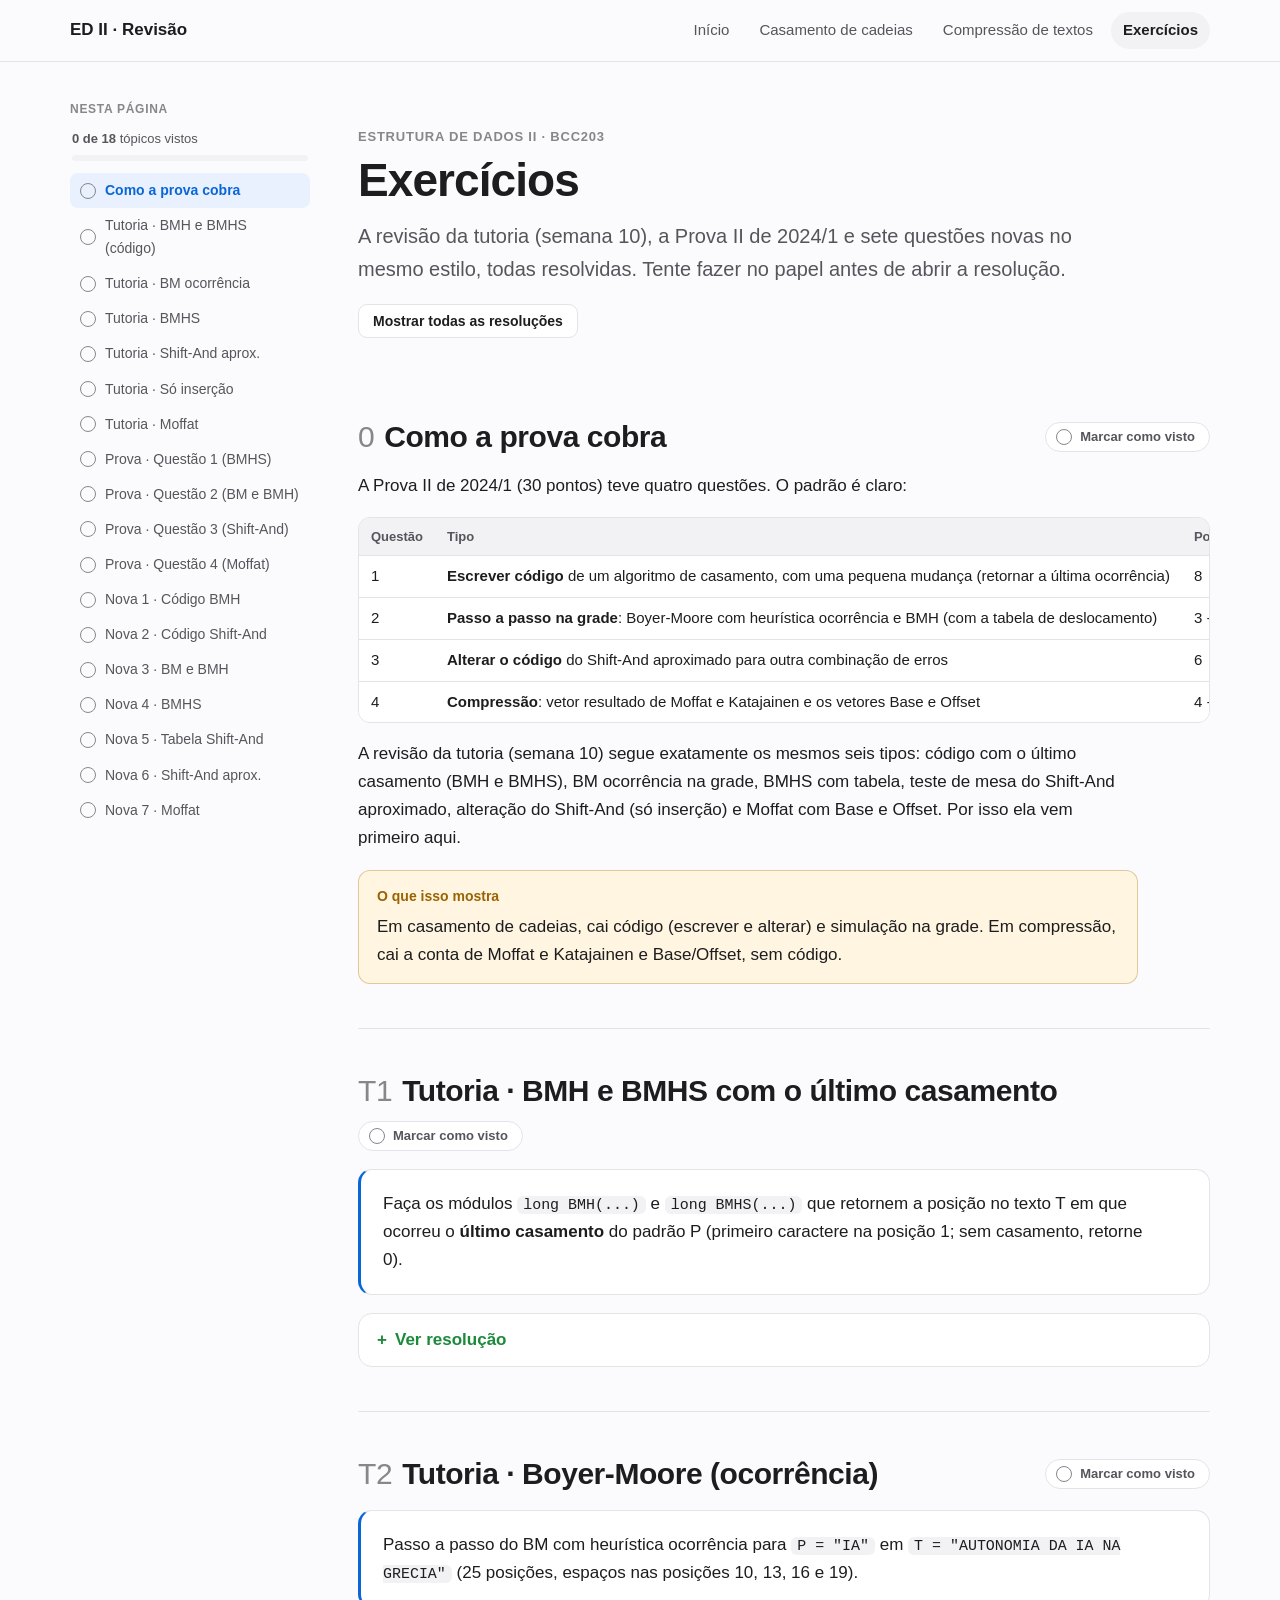
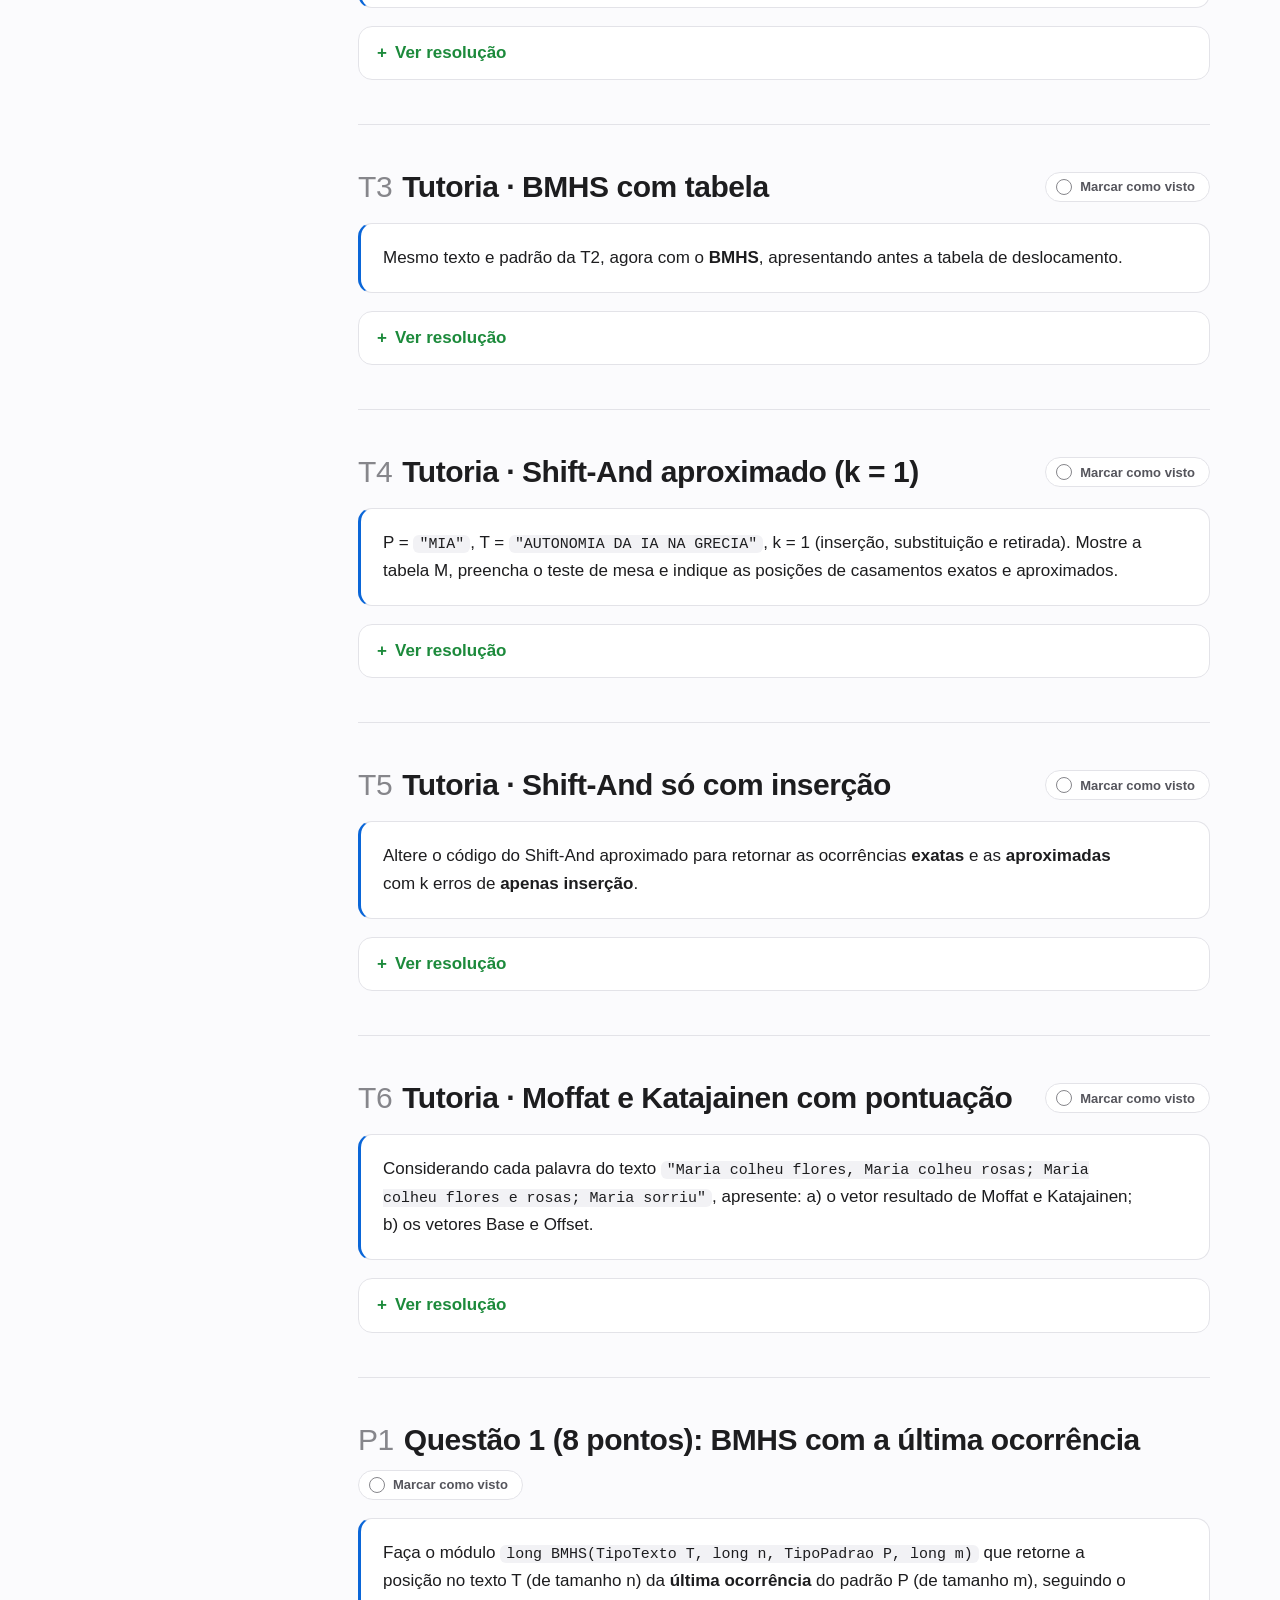
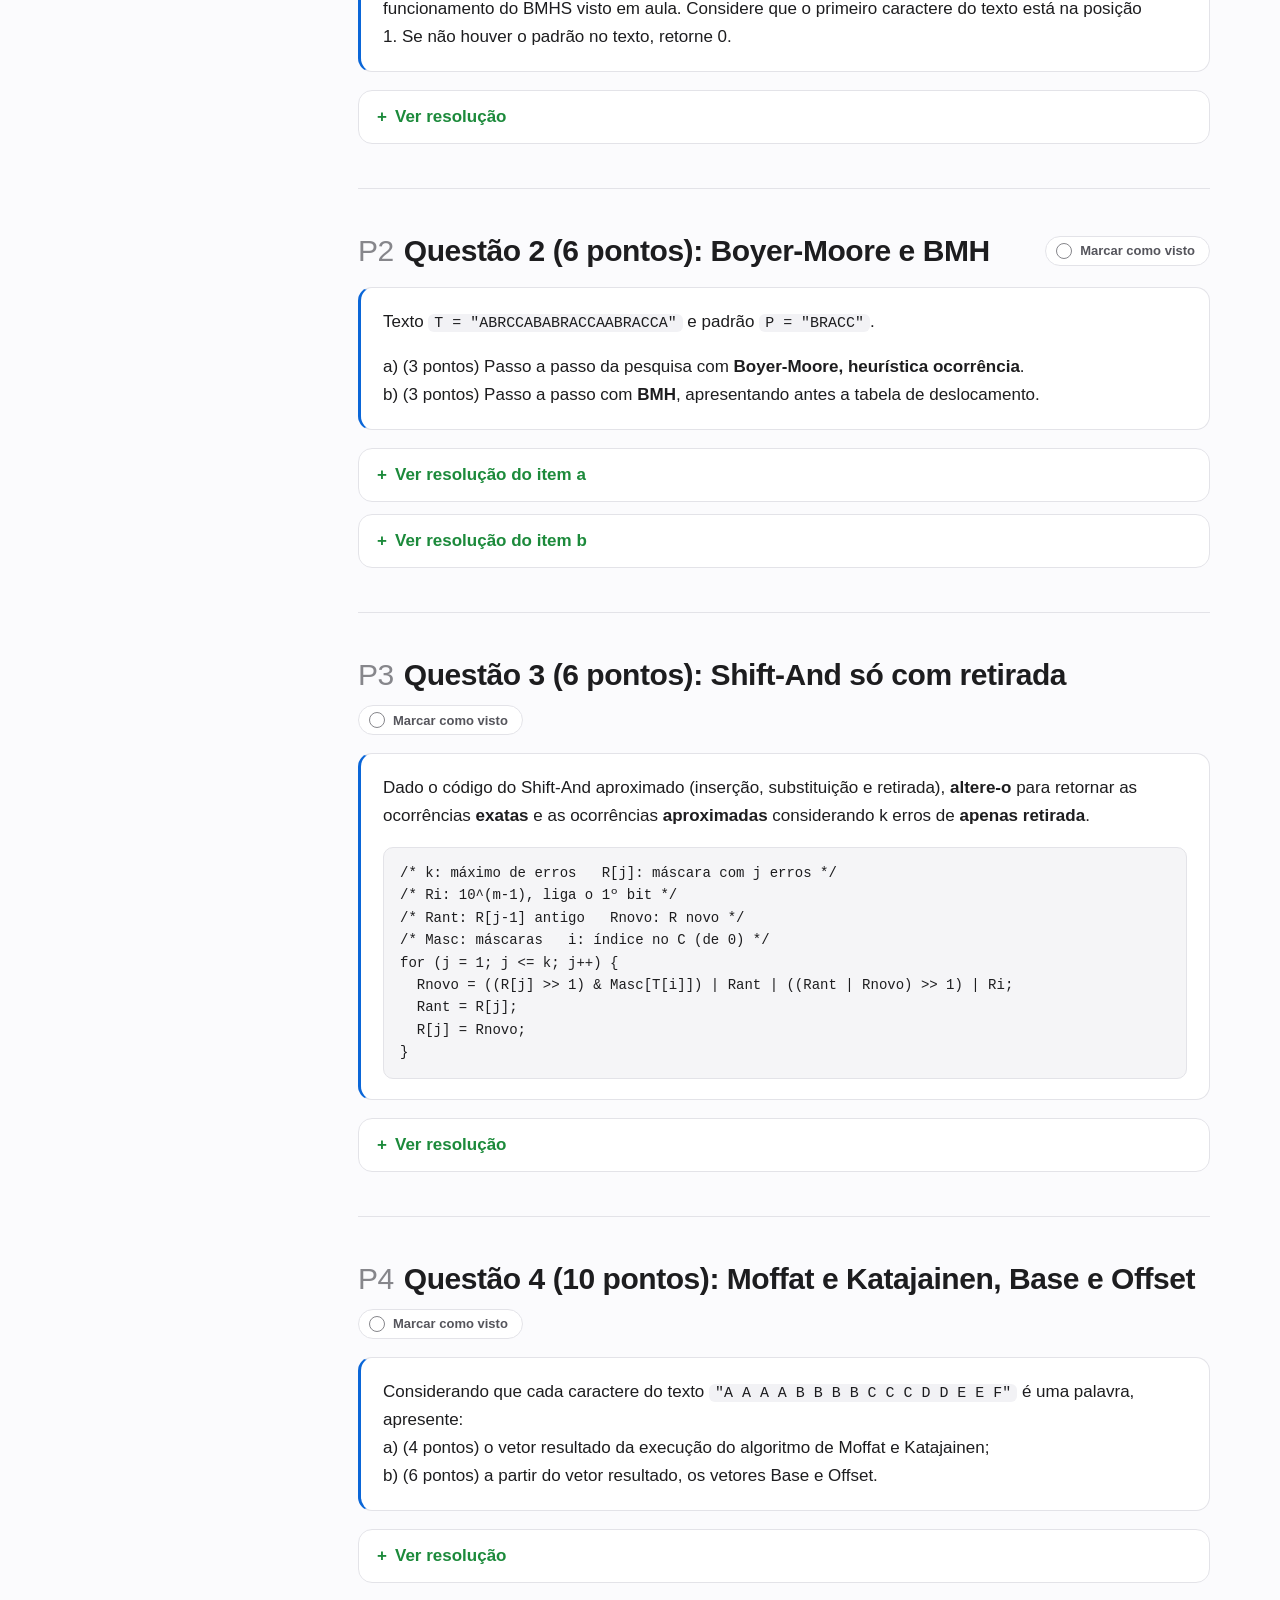
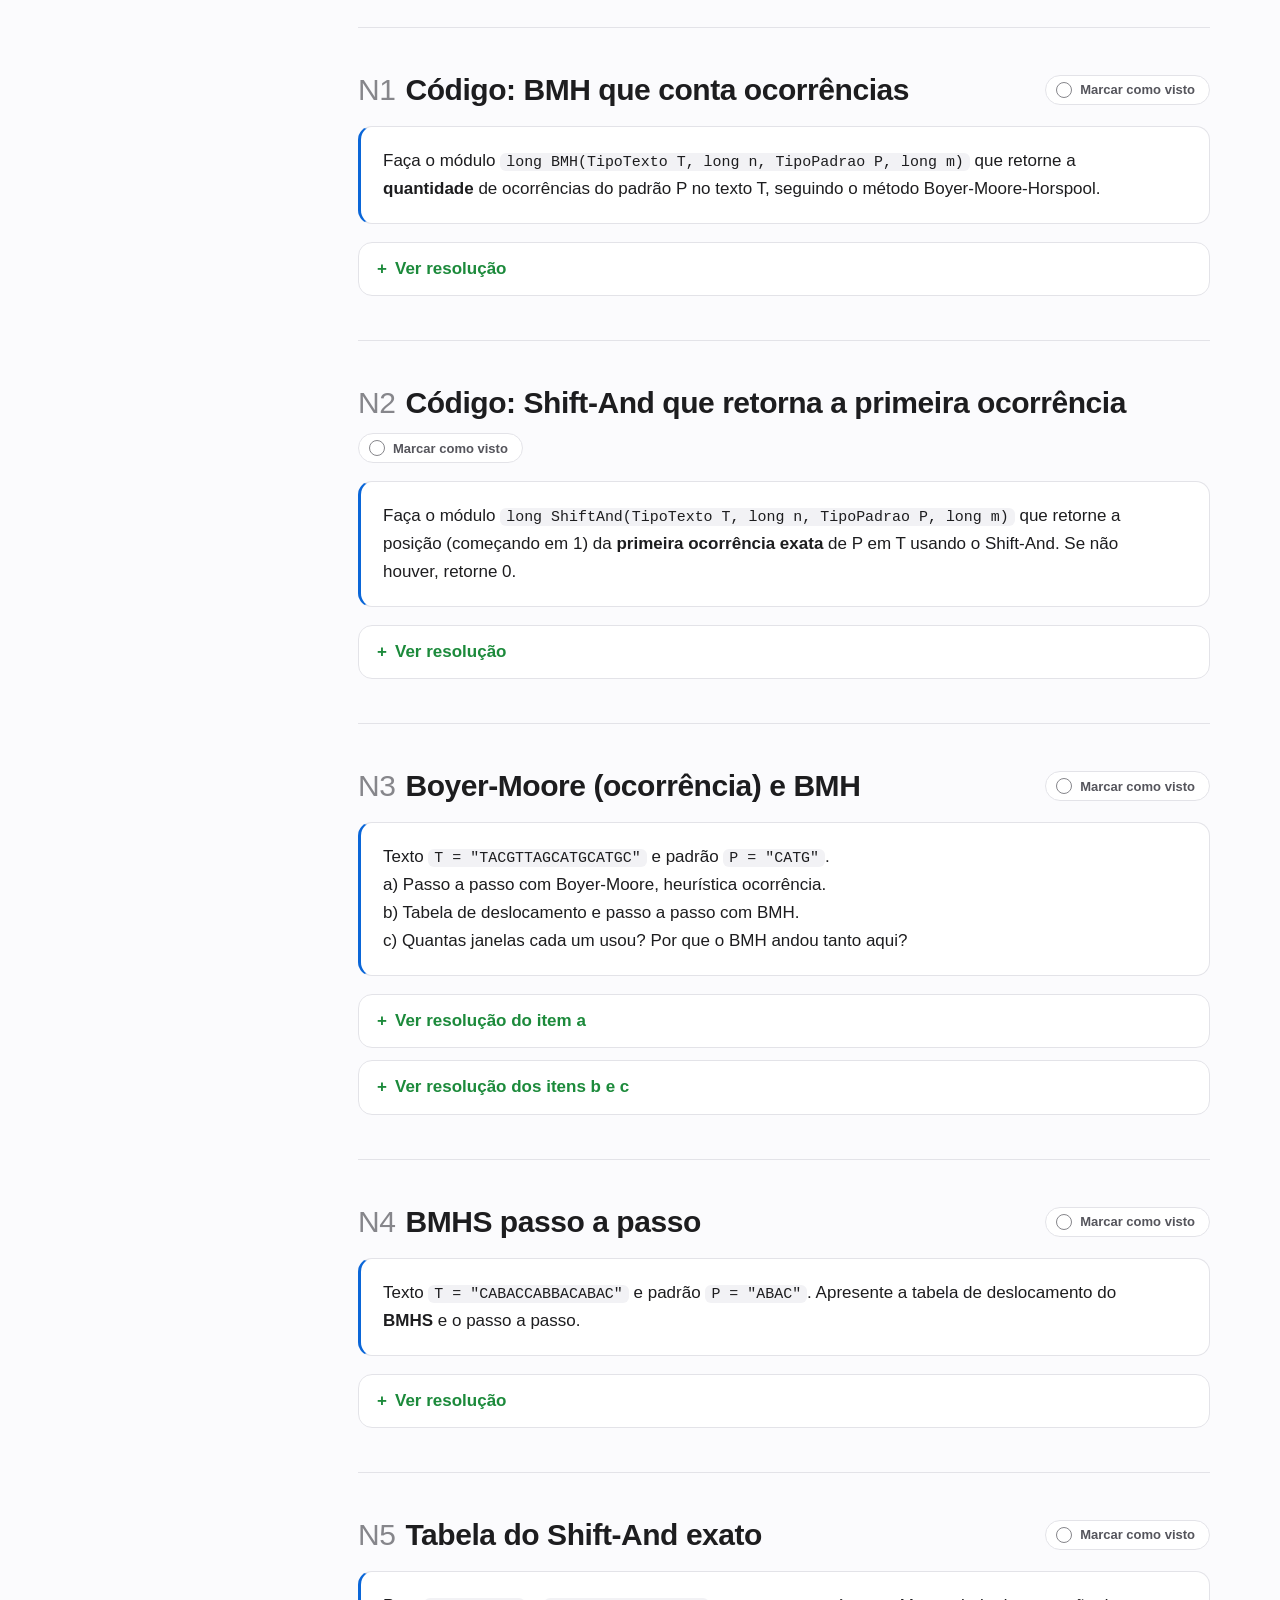
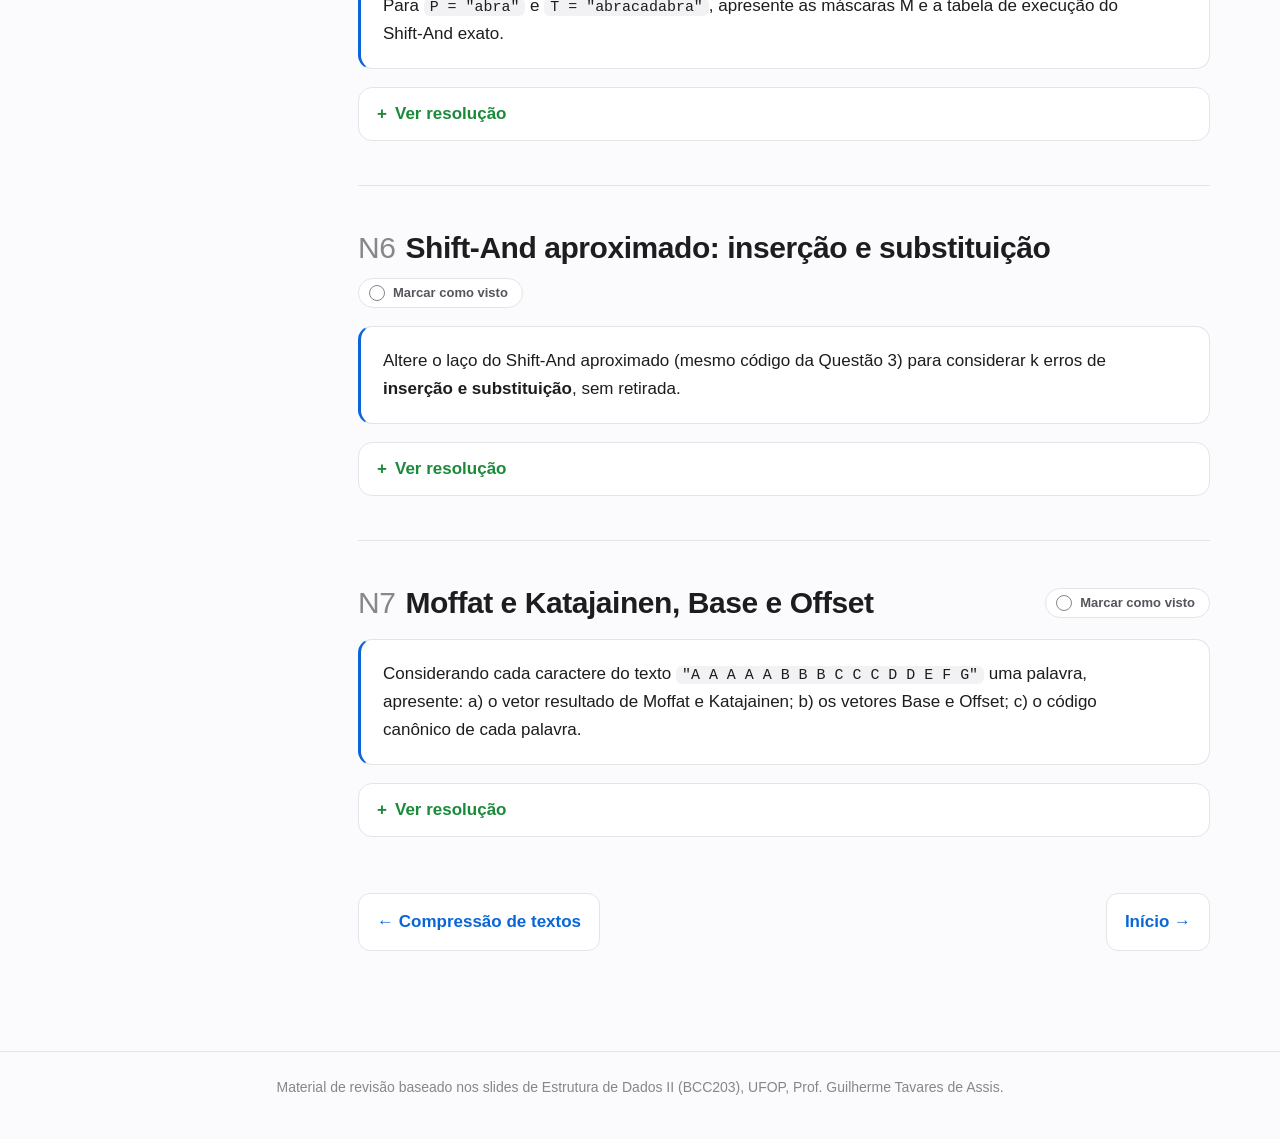
<file: exercicios.html>
<!doctype html>
<html lang="pt-BR">
<head>
<meta charset="utf-8">
<meta name="viewport" content="width=device-width, initial-scale=1">
<title>Exercícios | ED II</title>
<meta name="description" content="Prova antiga resolvida e questões novas no mesmo formato: BMHS, Boyer-Moore, BMH, Shift-And e Moffat-Katajainen.">
<link rel="icon" type="image/svg+xml" href="favicon.svg">
<link rel="stylesheet" href="style.css">
</head>
<body>
<header class="topbar"><div class="in">
  <a class="brand" href="index.html">ED II · Revisão</a>
  <nav><a href="index.html">Início</a><a href="casamento.html">Casamento de cadeias</a><a href="compressao.html">Compressão de textos</a><a class="on" href="exercicios.html">Exercícios</a></nav>
</div></header>

<div class="layout">
<aside class="toc"><details open><summary>Sumário</summary><p>Nesta página</p>
  <a href="#como">Como a prova cobra</a>
  <a href="#t1">Tutoria · BMH e BMHS (código)</a>
  <a href="#t2">Tutoria · BM ocorrência</a>
  <a href="#t3">Tutoria · BMHS</a>
  <a href="#t4">Tutoria · Shift-And aprox.</a>
  <a href="#t5">Tutoria · Só inserção</a>
  <a href="#t6">Tutoria · Moffat</a>
  <a href="#p1">Prova · Questão 1 (BMHS)</a>
  <a href="#p2">Prova · Questão 2 (BM e BMH)</a>
  <a href="#p3">Prova · Questão 3 (Shift-And)</a>
  <a href="#p4">Prova · Questão 4 (Moffat)</a>
  <a href="#n1">Nova 1 · Código BMH</a>
  <a href="#n2">Nova 2 · Código Shift-And</a>
  <a href="#n3">Nova 3 · BM e BMH</a>
  <a href="#n4">Nova 4 · BMHS</a>
  <a href="#n5">Nova 5 · Tabela Shift-And</a>
  <a href="#n6">Nova 6 · Shift-And aprox.</a>
  <a href="#n7">Nova 7 · Moffat</a>
</details></aside>

<main>
<div class="hero">
  <p class="eyebrow">Estrutura de Dados II · BCC203</p>
  <h1>Exercícios</h1>
  <p class="lead">A revisão da tutoria (semana 10), a Prova II de 2024/1 e sete questões novas no mesmo estilo, todas resolvidas. Tente fazer no papel antes de abrir a resolução.</p>
  <p style="margin-top:18px"><button id="toggle-all">Mostrar todas as resoluções</button></p>
</div>

<section class="cap" id="como">
<h2><span class="n">0</span>Como a prova cobra</h2>
<p>A Prova II de 2024/1 (30 pontos) teve quatro questões. O padrão é claro:</p>
<div class="tw"><table><tr><th>Questão</th><th>Tipo</th><th>Pontos</th></tr>
<tr><td>1</td><td><b>Escrever código</b> de um algoritmo de casamento, com uma pequena mudança (retornar a última ocorrência)</td><td>8</td></tr>
<tr><td>2</td><td><b>Passo a passo na grade</b>: Boyer-Moore com heurística ocorrência e BMH (com a tabela de deslocamento)</td><td>3 + 3</td></tr>
<tr><td>3</td><td><b>Alterar o código</b> do Shift-And aproximado para outra combinação de erros</td><td>6</td></tr>
<tr><td>4</td><td><b>Compressão</b>: vetor resultado de Moffat e Katajainen e os vetores Base e Offset</td><td>4 + 6</td></tr></table></div>
<p>A revisão da tutoria (semana 10) segue exatamente os mesmos seis tipos: código com o último casamento (BMH e BMHS), BM ocorrência na grade, BMHS com tabela, teste de mesa do Shift-And aproximado, alteração do Shift-And (só inserção) e Moffat com Base e Offset. Por isso ela vem primeiro aqui.</p>
<div class="box prova"><span class="t">O que isso mostra</span>Em casamento de cadeias, cai código (escrever e alterar) e simulação na grade. Em compressão, cai a conta de Moffat e Katajainen e Base/Offset, sem código.</div>
</section>

<!-- TUTORIA -->
<section class="cap" id="t1">
<h2><span class="n">T1</span>Tutoria · BMH e BMHS com o último casamento</h2>
<div class="card enun"><p>Faça os módulos <code>long BMH(...)</code> e <code>long BMHS(...)</code> que retornem a posição no texto T em que ocorreu o <b>último casamento</b> do padrão P (primeiro caractere na posição 1; sem casamento, retorne 0).</p></div>
<details class="sol"><summary>Ver resolução</summary>
<p>Os dois são o código do slide com três mudanças: retorno <code>long</code>, variável <code>ultima</code> e <code>return ultima</code>. Entre BMH e BMHS só mudam as linhas marcadas com <b>*</b>.</p>
<pre class="solcode">/* T: texto    n: tamanho do texto */
/* P: padrão   m: tamanho do padrão */
/* i: fim da janela   k: posição em T */
/* j: posição em P   d: tabela de deslocamentos */
long BMH(TipoTexto T, long n, TipoPadrao P, long m)
{ long i, j, k, d[MAXCHAR + 1], ultima = 0;
  for (j = 0; j &lt;= MAXCHAR; j++) d[j] = m;              /* * */
  for (j = 1; j &lt; m; j++) d[P[j-1]] = m - j;            /* * */
  i = m;
  while (i &lt;= n)
  { k = i;  j = m;
    while (j &gt; 0 &amp;&amp; T[k-1] == P[j-1]) { k--; j--; }
    if (j == 0) ultima = k + 1;
    i += d[T[i-1]];                                     /* * */
  }
  return ultima;
}

/* T: texto    n: tamanho do texto */
/* P: padrão   m: tamanho do padrão */
/* i: fim da janela   k: posição em T */
/* j: posição em P   d: tabela de deslocamentos */
long BMHS(TipoTexto T, long n, TipoPadrao P, long m)
{ long i, j, k, d[MAXCHAR + 1], ultima = 0;
  for (j = 0; j &lt;= MAXCHAR; j++) d[j] = m + 1;          /* * */
  for (j = 1; j &lt;= m; j++) d[P[j-1]] = m - j + 1;       /* * */
  i = m;
  while (i &lt;= n)
  { k = i;  j = m;
    while (j &gt; 0 &amp;&amp; T[k-1] == P[j-1]) { k--; j--; }
    if (j == 0) ultima = k + 1;
    i += d[T[i]];                                       /* * */
  }
  return ultima;
}</pre>
</details>
</section>

<section class="cap" id="t2">
<h2><span class="n">T2</span>Tutoria · Boyer-Moore (ocorrência)</h2>
<div class="card enun"><p>Passo a passo do BM com heurística ocorrência para <code>P = "IA"</code> em <code>T = "AUTONOMIA DA IA NA GRECIA"</code> (25 posições, espaços nas posições 10, 13, 16 e 19).</p></div>
<details class="sol"><summary>Ver resolução</summary>
<div data-grid="bm" data-t="AUTONOMIA DA IA NA GRECIA" data-p="IA"></div>
<p class="small">Casamentos nas posições <b>8</b>, <b>14</b> e <b>24</b>. Quando o caractere da colisão é um espaço (ou qualquer letra que não seja I à esquerda), o padrão passa inteiro por cima dele: salto 2.</p>
</details>
</section>

<section class="cap" id="t3">
<h2><span class="n">T3</span>Tutoria · BMHS com tabela</h2>
<div class="card enun"><p>Mesmo texto e padrão da T2, agora com o <b>BMHS</b>, apresentando antes a tabela de deslocamento.</p></div>
<details class="sol"><summary>Ver resolução</summary>
<p>m = 2, valor inicial m + 1 = 3. I (j = 1) recebe 2 - 1 + 1 = 2; A (j = 2) recebe 2 - 2 + 1 = 1.</p>
<div class="dtab"><span>d[I] = 2</span><span>d[A] = 1</span><span>demais (inclusive espaço) = 3</span></div>
<div data-grid="bmhs" data-t="AUTONOMIA DA IA NA GRECIA" data-p="IA"></div>
<p class="small">Casamentos nas posições <b>8</b>, <b>14</b> e <b>24</b>. O BMHS usou 10 janelas; o BM, 15. Repare como o espaço logo depois da janela faz saltar 3.</p>
</details>
</section>

<section class="cap" id="t4">
<h2><span class="n">T4</span>Tutoria · Shift-And aproximado (k = 1)</h2>
<div class="card enun"><p>P = <code>"MIA"</code>, T = <code>"AUTONOMIA DA IA NA GRECIA"</code>, k = 1 (inserção, substituição e retirada). Mostre a tabela M, preencha o teste de mesa e indique as posições de casamentos exatos e aproximados.</p></div>
<details class="sol"><summary>Ver resolução</summary>
<div data-aprox data-t="AUTONOMIA DA IA NA GRECIA" data-p="MIA"></div>
<p><b>Exato:</b> posição <b>9</b> (fim de "MIA"). <b>Aproximados:</b> posições <b>8, 9, 10, 15 e 25</b> (a 9 aparece nos dois, porque todo casamento exato também é aproximado).</p>
<p class="small">Fórmula usada: R'<sub>1</sub> = ((R<sub>1</sub> &gt;&gt; 1) &amp; M[T[i]]) | R<sub>0</sub> | (R<sub>0</sub> &gt;&gt; 1) | (R'<sub>0</sub> &gt;&gt; 1) | 100. As posições indicam onde a ocorrência <b>termina</b>.</p>
</details>
</section>

<section class="cap" id="t5">
<h2><span class="n">T5</span>Tutoria · Shift-And só com inserção</h2>
<div class="card enun"><p>Altere o código do Shift-And aproximado para retornar as ocorrências <b>exatas</b> e as <b>aproximadas</b> com k erros de <b>apenas inserção</b>.</p></div>
<details class="sol"><summary>Ver resolução</summary>
<pre class="solcode">/* k: máximo de erros   R[j]: máscara com j erros */
/* Ri: 10^(m-1), liga o 1º bit */
/* Rant: R[j-1] antigo   Rnovo: R novo */
/* Masc: máscaras   i: índice no C (de 0) */
Ri = 1 &lt;&lt; (m - 1);
for (i = 0; i &lt; n; i++) {
  Rant = R[0];
  Rnovo = ((R[0] &gt;&gt; 1) | Ri) &amp; Masc[T[i]];
  R[0] = Rnovo;
  if ((Rnovo &amp; 1) != 0)
    printf("Casamento exato na posicao %ld\n", i + 1);
  for (j = 1; j &lt;= k; j++) {
    Rnovo = ((R[j] &gt;&gt; 1) &amp; Masc[T[i]]) | Rant | Ri;
    Rant = R[j];
    R[j] = Rnovo;
  }
  if ((Rnovo &amp; 1) != 0)
    printf("Casamento aproximado na posicao %ld\n", i + 1);
}</pre>
<ul class="small"><li>Saiu <code>((Rant | Rnovo) &gt;&gt; 1)</code>, que era substituição e retirada juntas.</li>
<li><code>Rant</code> fica, porque a inserção usa o R<sub>j-1</sub> antigo. Por isso <code>Rant = R[0]</code> e <code>Rant = R[j]</code> continuam.</li>
<li>O novo <code>printf</code> logo depois de <code>R[0] = Rnovo</code> mostra as exatas.</li></ul>
</details>
</section>

<section class="cap" id="t6">
<h2><span class="n">T6</span>Tutoria · Moffat e Katajainen com pontuação</h2>
<div class="card enun"><p>Considerando cada palavra do texto <code>"Maria colheu flores, Maria colheu rosas; Maria colheu flores e rosas; Maria sorriu"</code>, apresente: a) o vetor resultado de Moffat e Katajainen; b) os vetores Base e Offset.</p></div>
<details class="sol"><summary>Ver resolução</summary>
<p><b>Símbolos</b> (regra dos slides: espaço simples implícito, pontuação + espaço vira separador):</p>
<div class="tw"><table><tr><th>i</th><th>Símbolo</th><th>Freq.</th><th>Comprimento</th><th>Código</th></tr>
<tr><td>1</td><td class="mono">Maria</td><td>4</td><td>2</td><td class="mono">00</td></tr>
<tr><td>2</td><td class="mono">colheu</td><td>3</td><td>2</td><td class="mono">01</td></tr>
<tr><td>3</td><td class="mono">flores</td><td>2</td><td>3</td><td class="mono">100</td></tr>
<tr><td>4</td><td class="mono">rosas</td><td>2</td><td>3</td><td class="mono">101</td></tr>
<tr><td>5</td><td class="mono">;␣</td><td>2</td><td>3</td><td class="mono">110</td></tr>
<tr><td>6</td><td class="mono">,␣</td><td>1</td><td>4</td><td class="mono">1110</td></tr>
<tr><td>7</td><td class="mono">e</td><td>1</td><td>5</td><td class="mono">11110</td></tr>
<tr><td>8</td><td class="mono">sorriu</td><td>1</td><td>5</td><td class="mono">11111</td></tr></table></div>
<p><b>a)</b> Frequências <code>[4, 3, 2, 2, 2, 1, 1, 1]</code>. Fim da 1ª fase: <code>[/, 16, 2, 2, 3, 4, 5, 7]</code>. Fim da 2ª: <code>[/, 0, 1, 1, 2, 2, 3, 4]</code>. <b>Vetor resultado: <code>[2, 2, 3, 3, 3, 4, 5, 5]</code></b>.</p>
<p><b>b)</b> w1 = 0, w2 = 2, w3 = 3, w4 = 1, w5 = 2.</p>
<div class="tw"><table><tr><th>c</th><th>1</th><th>2</th><th>3</th><th>4</th><th>5</th></tr>
<tr><td>Base[c]</td><td class="mono">0</td><td class="mono">0</td><td class="mono">4</td><td class="mono">14</td><td class="mono">30</td></tr>
<tr><td>Offset[c]</td><td class="mono">1</td><td class="mono">1</td><td class="mono">3</td><td class="mono">6</td><td class="mono">7</td></tr></table></div>
<p class="small">Contas: Base[3] = 2 × (0 + 2) = 4; Base[4] = 2 × (4 + 3) = 14; Base[5] = 2 × (14 + 1) = 30. Offset[3] = 1 + 2 = 3; Offset[4] = 3 + 3 = 6; Offset[5] = 6 + 1 = 7.</p>
<div class="box cuidado"><span class="t">Se a correção ignorar a pontuação</span>Sem os separadores, sobram 6 palavras com frequências <code>[4, 3, 2, 2, 1, 1]</code>. Aí o resultado é <code>[2, 2, 2, 3, 4, 4]</code>, Base = <code>0, 0, 6, 14</code> e Offset = <code>1, 1, 4, 5</code>. O enunciado diz "cada caractere", provavelmente um resto do texto "cada caractere ... é uma palavra" da prova antiga. Pergunte ao tutor qual leitura vale; pela regra dos slides, a pontuação conta.</div>
</details>
</section>

<!-- PROVA -->
<section class="cap" id="p1">
<h2><span class="n">P1</span>Questão 1 (8 pontos): BMHS com a última ocorrência</h2>
<div class="card enun"><p>Faça o módulo <code>long BMHS(TipoTexto T, long n, TipoPadrao P, long m)</code> que retorne a posição no texto T (de tamanho n) da <b>última ocorrência</b> do padrão P (de tamanho m), seguindo o funcionamento do BMHS visto em aula. Considere que o primeiro caractere do texto está na posição 1. Se não houver o padrão no texto, retorne 0.</p></div>
<details class="sol"><summary>Ver resolução</summary>
<p>É o BMHS dos slides com uma variável <code>ultima</code>: cada casamento sobrescreve a anterior, então no fim sobra a última.</p>
<pre class="solcode">/* T: texto    n: tamanho do texto */
/* P: padrão   m: tamanho do padrão */
/* i: fim da janela   k: posição em T */
/* j: posição em P   d: tabela de deslocamentos */
long BMHS(TipoTexto T, long n, TipoPadrao P, long m)
{ long i, j, k, d[MAXCHAR + 1], ultima = 0;
  for (j = 0; j &lt;= MAXCHAR; j++) d[j] = m + 1;
  for (j = 1; j &lt;= m; j++) d[P[j-1]] = m - j + 1;
  i = m;
  while (i &lt;= n)
  { k = i;
    j = m;
    while (j &gt; 0 &amp;&amp; T[k-1] == P[j-1]) { k--; j--; }
    if (j == 0) ultima = k + 1;   /* guarda o início do casamento */
    i += d[T[i]];
  }
  return ultima;                  /* 0 se nunca casou */
}</pre>
<ul class="small">
<li>Mudanças em relação ao slide: tipo de retorno <code>long</code>, a variável <code>ultima</code> e o <code>return</code>.</li>
<li>Coloquei <code>j &gt; 0</code> antes da comparação para nunca acessar <code>P[-1]</code>. O slide escreve na ordem inversa; as duas são aceitas em sala, mas essa é mais segura.</li>
<li>Variação possível: percorrer de trás para frente e parar no primeiro casamento. Mas aí o algoritmo deixa de ser o BMHS "como apresentado em sala", então a versão acima é a mais segura para a prova.</li>
</ul>
</details>
</section>

<section class="cap" id="p2">
<h2><span class="n">P2</span>Questão 2 (6 pontos): Boyer-Moore e BMH</h2>
<div class="card enun"><p>Texto <code>T = "ABRCCABABRACCAABRACCA"</code> e padrão <code>P = "BRACC"</code>.</p>
<p>a) (3 pontos) Passo a passo da pesquisa com <b>Boyer-Moore, heurística ocorrência</b>.<br>b) (3 pontos) Passo a passo com <b>BMH</b>, apresentando antes a tabela de deslocamento.</p></div>
<details class="sol"><summary>Ver resolução do item a</summary>
<p>Regra da heurística ocorrência: compara de trás para frente. Na colisão, procura no padrão, <b>à esquerda do ponto de colisão</b>, o caractere do texto que colidiu e alinha os dois. Se não existir, o padrão passa inteiro por cima dele.</p>
<div data-grid="bm" data-t="ABRCCABABRACCAABRACCA" data-p="BRACC"></div>
<p class="small muted">Verde: casou. Vermelho: colisão. Casamentos nas posições <b>9</b> e <b>16</b>. Depois de um casamento, a convenção usada aqui é andar 1 posição.</p>
</details>
<details class="sol"><summary>Ver resolução do item b</summary>
<p><b>Tabela de deslocamento</b> (m = 5; entram os 4 primeiros caracteres, B R A C):</p>
<div class="dtab"><span>d[B] = 4</span><span>d[R] = 3</span><span>d[A] = 2</span><span>d[C] = 1</span><span>demais = 5</span></div>
<div data-grid="bmh" data-t="ABRCCABABRACCAABRACCA" data-p="BRACC"></div>
<p class="small muted">O salto sempre usa o caractere do texto alinhado com o <b>último</b> caractere do padrão, não importa onde houve a colisão. Casamentos nas posições <b>9</b> e <b>16</b>.</p>
</details>
</section>

<section class="cap" id="p3">
<h2><span class="n">P3</span>Questão 3 (6 pontos): Shift-And só com retirada</h2>
<div class="card enun"><p>Dado o código do Shift-And aproximado (inserção, substituição e retirada), <b>altere-o</b> para retornar as ocorrências <b>exatas</b> e as ocorrências <b>aproximadas</b> considerando k erros de <b>apenas retirada</b>.</p>
<pre class="solcode">/* k: máximo de erros   R[j]: máscara com j erros */
/* Ri: 10^(m-1), liga o 1º bit */
/* Rant: R[j-1] antigo   Rnovo: R novo */
/* Masc: máscaras   i: índice no C (de 0) */
for (j = 1; j &lt;= k; j++) {
  Rnovo = ((R[j] &gt;&gt; 1) &amp; Masc[T[i]]) | Rant | ((Rant | Rnovo) &gt;&gt; 1) | Ri;
  Rant = R[j];
  R[j] = Rnovo;
}</pre></div>
<details class="sol"><summary>Ver resolução</summary>
<p>Na fórmula original, cada pedaço é uma operação:</p>
<ul class="small"><li><code>Rant</code> (R<sub>j-1</sub> antigo): inserção. <b>Sai.</b></li>
<li><code>Rant &gt;&gt; 1</code>: substituição. <b>Sai.</b></li>
<li><code>Rnovo &gt;&gt; 1</code> (R'<sub>j-1</sub>, já atualizado): retirada. <b>Fica.</b></li></ul>
<pre class="solcode">/* k: máximo de erros   R[j]: máscara com j erros */
/* Ri: 10^(m-1), liga o 1º bit */
/* Rnovo: R novo (antes da atribuição, o do nível anterior) */
/* Masc: máscaras   i: índice no C (de 0) */
Ri = 1 &lt;&lt; (m - 1);
for (i = 0; i &lt; n; i++) {
  Rnovo = ((R[0] &gt;&gt; 1) | Ri) &amp; Masc[T[i]];
  R[0] = Rnovo;
  if ((Rnovo &amp; 1) != 0)
    printf("Casamento exato na posicao %ld\n", i + 1);
  for (j = 1; j &lt;= k; j++) {
    Rnovo = ((R[j] &gt;&gt; 1) &amp; Masc[T[i]]) | (Rnovo &gt;&gt; 1) | Ri;
    R[j] = Rnovo;
  }
  if ((Rnovo &amp; 1) != 0)
    printf("Casamento aproximado na posicao %ld\n", i + 1);
}</pre>
<ul class="small">
<li><code>Rant</code> não é mais necessário: só servia para inserção e substituição.</li>
<li>Dentro do laço, antes da atribuição, <code>Rnovo</code> ainda guarda o R' do nível anterior, que é exatamente o que a retirada usa.</li>
<li>O teste logo após atualizar <code>R[0]</code> dá as ocorrências <b>exatas</b>; o teste no fim dá as <b>aproximadas</b> (com até k retiradas). A inicialização <code>R[j] = 1<sup>j</sup>0<sup>m-j</sup></code> continua igual.</li>
</ul>
</details>
</section>

<section class="cap" id="p4">
<h2><span class="n">P4</span>Questão 4 (10 pontos): Moffat e Katajainen, Base e Offset</h2>
<div class="card enun"><p>Considerando que cada caractere do texto <code>"A A A A B B B B C C C D D E E F"</code> é uma palavra, apresente:<br>a) (4 pontos) o vetor resultado da execução do algoritmo de Moffat e Katajainen;<br>b) (6 pontos) a partir do vetor resultado, os vetores Base e Offset.</p></div>
<details class="sol"><summary>Ver resolução</summary>
<p><b>Frequências em ordem decrescente:</b> A = 4, B = 4, C = 3, D = 2, E = 2, F = 1, ou seja <code>A = [4, 4, 3, 2, 2, 1]</code>.</p>
<div class="tw"><table><tr><th>Fase</th><th>1</th><th>2</th><th>3</th><th>4</th><th>5</th><th>6</th><th>O que significa</th></tr>
<tr><td>Entrada</td><td class="mono">4</td><td class="mono">4</td><td class="mono">3</td><td class="mono">2</td><td class="mono">2</td><td class="mono">1</td><td>frequências</td></tr>
<tr><td>Fim da 1ª</td><td class="mono">/</td><td class="mono">16</td><td class="mono">2</td><td class="mono">2</td><td class="mono">3</td><td class="mono">5</td><td>peso total e pais dos nós internos</td></tr>
<tr><td>Fim da 2ª</td><td class="mono">/</td><td class="mono">0</td><td class="mono">1</td><td class="mono">1</td><td class="mono">2</td><td class="mono">3</td><td>profundidade dos nós internos</td></tr>
<tr class="hit"><td><b>Fim da 3ª</b></td><td class="mono">2</td><td class="mono">2</td><td class="mono">2</td><td class="mono">3</td><td class="mono">4</td><td class="mono">4</td><td><b>comprimento dos códigos</b></td></tr></table></div>
<p><b>a) Vetor resultado:</b> <code>[2, 2, 2, 3, 4, 4]</code>. A, B e C com 2 bits; D com 3; E e F com 4.</p>
<p class="small">Fase 3 por níveis: nível 0 tem 1 nó interno; nível 1 tem 2 nós, ambos internos; nível 2 tem 4 nós, 1 interno, então <b>3 folhas de comprimento 2</b>; nível 3 tem 2 nós, 1 interno, então <b>1 folha de comprimento 3</b>; nível 4 tem 2 nós, nenhum interno: <b>2 folhas de comprimento 4</b>.</p>
<p><b>b) Base e Offset</b> (w<sub>c</sub> = quantos códigos têm comprimento c: w1 = 0, w2 = 3, w3 = 1, w4 = 2):</p>
<div class="tw"><table><tr><th>c</th><th>Base[c]</th><th>Conta</th><th>Offset[c]</th></tr>
<tr><td>1</td><td class="mono">0</td><td>regra inicial</td><td class="mono">1</td></tr>
<tr><td>2</td><td class="mono">0</td><td>2 × (0 + 0)</td><td class="mono">1</td></tr>
<tr><td>3</td><td class="mono">6</td><td>2 × (0 + 3)</td><td class="mono">4</td></tr>
<tr><td>4</td><td class="mono">14</td><td>2 × (6 + 1)</td><td class="mono">5</td></tr></table></div>
<p class="small">Conferência com os códigos canônicos: A = <code>00</code>, B = <code>01</code>, C = <code>10</code>, D = <code>110</code> (6), E = <code>1110</code> (14), F = <code>1111</code>.</p>
<div class="box cuidado"><span class="t">Comprimento sem código</span>Não há código de comprimento 1. Aqui Offset[1] = 1 (o índice da próxima palavra), a mesma convenção usada na página de compressão. Se o professor usar outra convenção para comprimentos vazios, ajuste só essa linha.</div>
</details>
</section>

<!-- NOVAS -->
<section class="cap" id="n1">
<h2><span class="n">N1</span>Código: BMH que conta ocorrências</h2>
<div class="card enun"><p>Faça o módulo <code>long BMH(TipoTexto T, long n, TipoPadrao P, long m)</code> que retorne a <b>quantidade</b> de ocorrências do padrão P no texto T, seguindo o método Boyer-Moore-Horspool.</p></div>
<details class="sol"><summary>Ver resolução</summary>
<pre class="solcode">/* T: texto    n: tamanho do texto */
/* P: padrão   m: tamanho do padrão */
/* i: fim da janela   k: posição em T */
/* j: posição em P   d: tabela de deslocamentos */
long BMH(TipoTexto T, long n, TipoPadrao P, long m)
{ long i, j, k, d[MAXCHAR + 1], cont = 0;
  for (j = 0; j &lt;= MAXCHAR; j++) d[j] = m;
  for (j = 1; j &lt; m; j++) d[P[j-1]] = m - j;
  i = m;
  while (i &lt;= n)
  { k = i;
    j = m;
    while (j &gt; 0 &amp;&amp; T[k-1] == P[j-1]) { k--; j--; }
    if (j == 0) cont++;
    i += d[T[i-1]];
  }
  return cont;
}</pre>
<p class="small">Os pontos que a correção olha: <code>d[j] = m</code>; laço até <code>j &lt; m</code> (o último caractere fica de fora); salto por <code>T[i-1]</code>.</p>
</details>
</section>

<section class="cap" id="n2">
<h2><span class="n">N2</span>Código: Shift-And que retorna a primeira ocorrência</h2>
<div class="card enun"><p>Faça o módulo <code>long ShiftAnd(TipoTexto T, long n, TipoPadrao P, long m)</code> que retorne a posição (começando em 1) da <b>primeira ocorrência exata</b> de P em T usando o Shift-And. Se não houver, retorne 0.</p></div>
<details class="sol"><summary>Ver resolução</summary>
<pre class="solcode">/* T: texto    n: tamanho do texto */
/* P: padrão   m: tamanho do padrão */
/* Masc: máscaras   R: prefixos que casam */
/* Ri: 10^(m-1)   i: índice no C (de 0) */
long ShiftAnd(TipoTexto T, long n, TipoPadrao P, long m)
{ long Masc[MAXCHAR], i, R = 0, Ri = 1 &lt;&lt; (m - 1);
  for (i = 0; i &lt; MAXCHAR; i++) Masc[i] = 0;
  for (i = 1; i &lt;= m; i++) Masc[P[i-1] + 127] |= 1 &lt;&lt; (m - i);
  for (i = 0; i &lt; n; i++)
  { R = (((unsigned long)R &gt;&gt; 1) | Ri) &amp; Masc[T[i] + 127];
    if ((R &amp; 1) != 0) return i - m + 2;   /* início da ocorrência */
  }
  return 0;
}</pre>
<p class="small">O último bit ligado indica que o padrão <b>terminou</b> na posição <code>i + 1</code>; o início é <code>i + 1 - m + 1 = i - m + 2</code>. Se a questão pedir a posição final, retorne <code>i + 1</code>.</p>
</details>
</section>

<section class="cap" id="n3">
<h2><span class="n">N3</span>Boyer-Moore (ocorrência) e BMH</h2>
<div class="card enun"><p>Texto <code>T = "TACGTTAGCATGCATGC"</code> e padrão <code>P = "CATG"</code>.<br>a) Passo a passo com Boyer-Moore, heurística ocorrência.<br>b) Tabela de deslocamento e passo a passo com BMH.<br>c) Quantas janelas cada um usou? Por que o BMH andou tanto aqui?</p></div>
<details class="sol"><summary>Ver resolução do item a</summary>
<div data-grid="bm" data-t="TACGTTAGCATGCATGC" data-p="CATG"></div>
</details>
<details class="sol"><summary>Ver resolução dos itens b e c</summary>
<div class="dtab"><span>d[C] = 3</span><span>d[A] = 2</span><span>d[T] = 1</span><span>demais (G) = 4</span></div>
<div data-grid="bmh" data-t="TACGTTAGCATGCATGC" data-p="CATG"></div>
<p class="small"><b>c)</b> BM: 8 janelas. BMH: 4 janelas. O último caractere do padrão é <code>G</code>, que não aparece antes no padrão, então <code>d[G] = m = 4</code>. Toda janela que termina em G salta o padrão inteiro.</p>
</details>
</section>

<section class="cap" id="n4">
<h2><span class="n">N4</span>BMHS passo a passo</h2>
<div class="card enun"><p>Texto <code>T = "CABACCABBACABAC"</code> e padrão <code>P = "ABAC"</code>. Apresente a tabela de deslocamento do <b>BMHS</b> e o passo a passo.</p></div>
<details class="sol"><summary>Ver resolução</summary>
<p>m = 4, valor inicial m + 1 = 5. Entram <b>todos</b> os caracteres: A = 4, B = 3, A = 2, C = 1; ficam os menores.</p>
<div class="dtab"><span>d[A] = 2</span><span>d[B] = 3</span><span>d[C] = 1</span><span>demais = 5</span></div>
<div data-grid="bmhs" data-t="CABACCABBACABAC" data-p="ABAC"></div>
<p class="small muted">Casamentos nas posições <b>2</b> e <b>12</b>. Na última janela não há caractere depois dela, então a busca acaba.</p>
</details>
</section>

<section class="cap" id="n5">
<h2><span class="n">N5</span>Tabela do Shift-And exato</h2>
<div class="card enun"><p>Para <code>P = "abra"</code> e <code>T = "abracadabra"</code>, apresente as máscaras M e a tabela de execução do Shift-And exato.</p></div>
<details class="sol"><summary>Ver resolução</summary>
<p>Máscaras: <code>M[a] = 1001</code>, <code>M[b] = 0100</code>, <code>M[r] = 0010</code>, demais = <code>0000</code>.</p>
<div data-shiftand data-t="abracadabra" data-p="abra"></div>
<p class="small">Repare que <code>a</code> aparece no início e no fim do padrão: no casamento que termina na posição 4, o mesmo <code>a</code> já liga de novo o 1º bit (R' = 1001). Isso permitiria uma ocorrência sobreposta (como em "abrabra"); aqui o <code>c</code> seguinte zera tudo, e o próximo casamento só vem na posição 8.</p>
</details>
</section>

<section class="cap" id="n6">
<h2><span class="n">N6</span>Shift-And aproximado: inserção e substituição</h2>
<div class="card enun"><p>Altere o laço do Shift-And aproximado (mesmo código da Questão 3) para considerar k erros de <b>inserção e substituição</b>, sem retirada.</p></div>
<details class="sol"><summary>Ver resolução</summary>
<pre class="solcode">/* k: máximo de erros   R[j]: máscara com j erros */
/* Ri: 10^(m-1), liga o 1º bit */
/* Rant: R[j-1] antigo   Rnovo: R novo */
/* Masc: máscaras   i: índice no C (de 0) */
for (j = 1; j &lt;= k; j++) {
  Rnovo = ((R[j] &gt;&gt; 1) &amp; Masc[T[i]]) | Rant | (Rant &gt;&gt; 1) | Ri;
  Rant = R[j];
  R[j] = Rnovo;
}</pre>
<p class="small">Sai só o <code>Rnovo &gt;&gt; 1</code> (retirada). <code>Rant</code> (inserção) e <code>Rant &gt;&gt; 1</code> (substituição) ficam, e por isso <code>Rant = R[j]</code> continua necessário.</p>
<div class="tw"><table><tr><th>Quero só...</th><th>Termo que entra no R'<sub>j</sub></th></tr>
<tr><td>Inserção</td><td class="mono">Rant</td></tr><tr><td>Substituição</td><td class="mono">Rant &gt;&gt; 1</td></tr><tr><td>Retirada</td><td class="mono">Rnovo &gt;&gt; 1</td></tr></table></div>
</details>
</section>

<section class="cap" id="n7">
<h2><span class="n">N7</span>Moffat e Katajainen, Base e Offset</h2>
<div class="card enun"><p>Considerando cada caractere do texto <code>"A A A A A B B B C C C D D E F G"</code> uma palavra, apresente: a) o vetor resultado de Moffat e Katajainen; b) os vetores Base e Offset; c) o código canônico de cada palavra.</p></div>
<details class="sol"><summary>Ver resolução</summary>
<p>Frequências em ordem decrescente: <code>[5, 3, 3, 2, 1, 1, 1]</code> (A, B, C, D, E, F, G).</p>
<div class="tw"><table><tr><th>Fase</th><th>1</th><th>2</th><th>3</th><th>4</th><th>5</th><th>6</th><th>7</th></tr>
<tr><td>Fim da 1ª</td><td class="mono">/</td><td class="mono">16</td><td class="mono">2</td><td class="mono">2</td><td class="mono">3</td><td class="mono">5</td><td class="mono">6</td></tr>
<tr><td>Fim da 2ª</td><td class="mono">/</td><td class="mono">0</td><td class="mono">1</td><td class="mono">1</td><td class="mono">2</td><td class="mono">3</td><td class="mono">4</td></tr>
<tr class="hit"><td><b>Resultado</b></td><td class="mono">2</td><td class="mono">2</td><td class="mono">2</td><td class="mono">3</td><td class="mono">4</td><td class="mono">5</td><td class="mono">5</td></tr></table></div>
<div class="tw"><table><tr><th>c</th><th>w<sub>c</sub></th><th>Base[c]</th><th>Offset[c]</th></tr>
<tr><td>1</td><td>0</td><td class="mono">0</td><td class="mono">1</td></tr>
<tr><td>2</td><td>3</td><td class="mono">0</td><td class="mono">1</td></tr>
<tr><td>3</td><td>1</td><td class="mono">6</td><td class="mono">4</td></tr>
<tr><td>4</td><td>1</td><td class="mono">14</td><td class="mono">5</td></tr>
<tr><td>5</td><td>2</td><td class="mono">30</td><td class="mono">6</td></tr></table></div>
<p><b>c)</b> A = <code>00</code>, B = <code>01</code>, C = <code>10</code>, D = <code>110</code>, E = <code>1110</code>, F = <code>11110</code>, G = <code>11111</code>.</p>
<p class="small">Conferência pela fórmula: G é o índice 7, comprimento 5: 7 - Offset[5] + Base[5] = 7 - 6 + 30 = 31 = <code>11111</code>.</p>
</details>
<div class="next"><a href="compressao.html">← Compressão de textos</a><a href="index.html">Início →</a></div>
</section>
</main>
</div>
<footer>Material de revisão baseado nos slides de Estrutura de Dados II (BCC203), UFOP, Prof. Guilherme Tavares de Assis.</footer>
<script src="algos.js"></script>
<script src="bm.js"></script>
<script src="ui.js"></script>
<script src="exercicios.js"></script>
</body>
</html>
</file>
<file: style.css>
:root {
  --bg: #fbfbfd;
  --surface: #ffffff;
  --surface-2: #f2f2f5;
  --text: #1d1d1f;
  --text-2: #55555c;
  --text-3: #86868b;
  --line: #e3e3e8;
  --accent: #0a66d8;
  --accent-soft: #e8f1fd;
  --ok: #1c8a3b;
  --ok-soft: #e6f5ea;
  --bad: #c9302c;
  --bad-soft: #fdecec;
  --warn: #9a6200;
  --warn-soft: #fff5e0;
  --code-bg: #f5f5f7;
  --radius: 14px;
  --mono: ui-monospace, "SF Mono", SFMono-Regular, Menlo, Consolas, monospace;
  --sans: -apple-system, BlinkMacSystemFont, "SF Pro Text", "Inter", "Segoe UI", Roboto, sans-serif;
}
@media (prefers-color-scheme: dark) {
  :root {
    --bg: #111113; --surface: #1a1a1d; --surface-2: #232327; --text: #f2f2f4; --text-2: #b4b4bb;
    --text-3: #85858d; --line: #2e2e33; --accent: #4c9bff; --accent-soft: #15243a; --ok: #3fca67;
    --ok-soft: #13291b; --bad: #ff6b63; --bad-soft: #3a1817; --warn: #f0b545; --warn-soft: #33270f; --code-bg: #18181b;
  }
}
* { box-sizing: border-box; }
html { scroll-behavior: smooth; scroll-padding-top: 72px; }
body { margin: 0; background: var(--bg); color: var(--text); font: 17px/1.65 var(--sans); -webkit-font-smoothing: antialiased; }
a { color: var(--accent); text-decoration: none; }
a:hover { text-decoration: underline; }

/* Topo */
.topbar { position: sticky; top: 0; z-index: 20; background: color-mix(in srgb, var(--bg) 85%, transparent); backdrop-filter: saturate(180%) blur(16px); border-bottom: 1px solid var(--line); }
.topbar .in { max-width: 1180px; margin: 0 auto; padding: 12px 20px; display: flex; gap: 20px; align-items: center; }
.brand { font-weight: 650; color: var(--text); }
.topbar nav { display: flex; gap: 6px; margin-left: auto; flex-wrap: wrap; }
.topbar nav a { color: var(--text-2); padding: 6px 12px; border-radius: 999px; font-size: 15px; transition: background-color .18s ease, color .18s ease; }
.topbar nav a:hover { background: var(--surface-2); }
.topbar nav a.on { background: var(--surface-2); color: var(--text); font-weight: 600; }
.topbar nav a:hover { text-decoration: none; color: var(--text); }

/* Layout com sumário */
.layout { max-width: 1180px; margin: 0 auto; padding: 0 20px; display: grid; grid-template-columns: 240px minmax(0, 1fr); gap: 48px; }
.toc { position: sticky; top: 72px; align-self: start; max-height: calc(100vh - 90px); overflow: auto; padding: 28px 0; font-size: 14px; }
.toc p { margin: 0 0 8px; font-size: 12px; text-transform: uppercase; letter-spacing: .06em; color: var(--text-3); font-weight: 600; }
.toc a { display: flex; align-items: center; gap: 9px; color: var(--text-2); padding: 6px 10px; border-radius: 8px; transition: background-color .18s ease, color .18s ease; }
.toc a:hover { text-decoration: none; background: var(--surface-2); color: var(--text); }
.toc a.on { color: var(--accent); background: var(--accent-soft); font-weight: 600; }
.toc a.visto:not(.on) { color: var(--text-3); }
.tick { flex: 0 0 16px; height: 16px; border-radius: 50%; border: 1.5px solid var(--text-3); display: grid; place-items: center; cursor: pointer; transition: background-color .18s ease, border-color .18s ease, transform .12s ease; }
.tick:hover { border-color: var(--ok); transform: scale(1.12); }
.tick:active { transform: scale(.9); }
.visto .tick { background: var(--ok); border-color: var(--ok); }
.visto .tick::after, .done-btn.on .ic::after { content: ""; width: 4px; height: 8px; border: solid #fff; border-width: 0 2px 2px 0; transform: translateY(-1px) rotate(45deg); }
.progress { margin: 0 0 12px; padding: 0 2px; }
.ptext { font-size: 13px; color: var(--text-2); margin-bottom: 6px; }
.pbar { height: 6px; border-radius: 999px; background: var(--surface-2); overflow: hidden; }
.pbar span { display: block; height: 100%; width: 0; background: var(--ok); border-radius: 999px; transition: width .3s ease; }
.preset { margin-top: 8px; font-size: 12px; padding: 4px 10px; }
.h2row { display: flex; align-items: center; justify-content: space-between; gap: 12px; flex-wrap: wrap; margin-bottom: 14px; }
.h2row h2 { margin: 0; }
.done-btn { display: inline-flex; align-items: center; gap: 8px; border-radius: 999px; padding: 6px 14px 6px 10px; font-size: 13px; color: var(--text-2); }
.done-btn .ic { width: 16px; height: 16px; border-radius: 50%; border: 1.5px solid var(--text-3); display: grid; place-items: center; transition: background-color .18s ease, border-color .18s ease; }
.done-btn:hover .ic { border-color: var(--ok); }
.done-btn.on { background: var(--ok-soft); border-color: color-mix(in srgb, var(--ok) 35%, transparent); color: var(--ok); }
.done-btn.on .ic { background: var(--ok); border-color: var(--ok); }
main { min-width: 0; padding: 28px 0 100px; }
@media (max-width: 900px) {
  .layout { grid-template-columns: 1fr; gap: 0; }
  .toc { position: static; max-height: none; padding: 16px 0 0; }
  .toc details { background: var(--surface); border: 1px solid var(--line); border-radius: 12px; padding: 10px 14px; }
}
.toc summary { display: none; }
@media (max-width: 900px) { .toc summary { display: block; cursor: pointer; font-weight: 600; } .toc p { display: none; } }

/* Tipografia */
.hero { padding: 36px 0 12px; }
.eyebrow { font-size: 13px; font-weight: 600; letter-spacing: .06em; text-transform: uppercase; color: var(--text-3); margin: 0 0 8px; }
h1 { font-size: clamp(32px, 5vw, 46px); line-height: 1.1; letter-spacing: -.02em; margin: 0 0 14px; }
.lead { font-size: 20px; color: var(--text-2); max-width: 720px; margin: 0; }
section.cap { padding-top: 44px; margin-top: 44px; border-top: 1px solid var(--line); }
section.cap:first-of-type { border-top: 0; margin-top: 8px; }
h2 { font-size: 30px; letter-spacing: -.015em; line-height: 1.2; margin: 0 0 14px; }
h2 .n { color: var(--text-3); font-weight: 500; margin-right: 10px; }
h3 { font-size: 21px; margin: 32px 0 10px; letter-spacing: -.01em; }
h4 { font-size: 17px; margin: 22px 0 6px; }
p, li { max-width: 760px; }
ul, ol { padding-left: 22px; }
li { margin: 4px 0; }
code { font-family: var(--mono); font-size: .88em; background: var(--surface-2); padding: 1px 6px; border-radius: 6px; }
.muted { color: var(--text-2); }
.small { font-size: 14px; }

/* Blocos */
.card { background: var(--surface); border: 1px solid var(--line); border-radius: var(--radius); padding: 20px 22px; margin: 18px 0; }
.box { border-radius: 12px; padding: 14px 18px; margin: 18px 0; max-width: 780px; border: 1px solid transparent; }
.box > :first-child { margin-top: 0; } .box > :last-child { margin-bottom: 0; }
.box .t { display: block; font-weight: 650; font-size: 14px; margin-bottom: 4px; }
.ideia { background: var(--accent-soft); border-color: color-mix(in srgb, var(--accent) 25%, transparent); }
.ideia .t { color: var(--accent); }
.prova { background: var(--warn-soft); border-color: color-mix(in srgb, var(--warn) 30%, transparent); }
.prova .t { color: var(--warn); }
.cuidado { background: var(--bad-soft); border-color: color-mix(in srgb, var(--bad) 25%, transparent); }
.cuidado .t { color: var(--bad); }
.grid2 { display: grid; grid-template-columns: repeat(auto-fit, minmax(260px, 1fr)); gap: 14px; margin: 18px 0; }
.grid2 .card { margin: 0; }
.card h4 { margin-top: 0; }
.pill { display: inline-block; font-size: 13px; font-weight: 600; padding: 2px 10px; border-radius: 999px; background: var(--surface-2); color: var(--text-2); }
.pill.ok { background: var(--ok-soft); color: var(--ok); }
.pill.bad { background: var(--bad-soft); color: var(--bad); }
.pill.blue { background: var(--accent-soft); color: var(--accent); }
.formula { font-family: var(--mono); background: var(--surface); border: 1px solid var(--line); border-radius: 10px; padding: 12px 16px; margin: 14px 0; overflow-x: auto; font-size: 15px; white-space: pre; }

/* Tabelas */
.tw { overflow-x: auto; margin: 16px 0; border: 1px solid var(--line); border-radius: 12px; background: var(--surface); }
table { border-collapse: collapse; width: 100%; font-size: 15px; }
th, td { padding: 8px 12px; text-align: left; border-bottom: 1px solid var(--line); white-space: nowrap; }
th { font-size: 13px; color: var(--text-2); font-weight: 600; background: var(--surface-2); }
tr:last-child td { border-bottom: 0; }
td.mono, .mono { font-family: var(--mono); }
tr.hit td { background: var(--ok-soft); }
tr.hit2 td { background: var(--accent-soft); }
.bit1 { color: var(--accent); font-weight: 700; }
.lastbit { color: var(--ok); font-weight: 800; }

/* Código com anotações */
.code { display: grid; grid-template-columns: minmax(0, 1.6fr) minmax(0, 1fr); border: 1px solid var(--line); border-radius: var(--radius); overflow: hidden; margin: 18px 0; background: var(--surface); }
.code pre { margin: 0; padding: 16px 0; background: var(--code-bg); font: 14px/1.7 var(--mono); overflow-x: auto; counter-reset: ln; }
.code pre span.l { display: block; padding: 0 16px 0 0; cursor: pointer; border-left: 3px solid transparent; transition: background-color .15s ease, border-color .15s ease; }
.code pre span.l::before { counter-increment: ln; content: counter(ln); display: inline-block; width: 34px; text-align: right; margin-right: 14px; color: var(--text-3); }
.code pre span.l:hover { background: color-mix(in srgb, var(--accent) 7%, transparent); }
.code pre span.l.on { background: var(--accent-soft); border-left-color: var(--accent); }
.code .notes { padding: 16px 18px; font-size: 15px; border-left: 1px solid var(--line); }
.code .notes .hint { color: var(--text-3); font-size: 14px; }
.code .notes h5 { margin: 0 0 6px; font-size: 15px; }
.code .notes p { margin: 0 0 10px; }
@media (max-width: 760px) { .code { grid-template-columns: 1fr; } .code .notes { border-left: 0; border-top: 1px solid var(--line); } }
.kw { color: #a626a4; font-weight: 600; } .ty { color: #0b7ea8; } .cm { color: var(--text-3); font-style: italic; } .nu { color: #b5651d; } .st { color: #2f8a2f; }
@media (prefers-color-scheme: dark) { .kw { color: #d58cf0; } .ty { color: #5fc7e8; } .nu { color: #f0a868; } .st { color: #8bd68b; } }

/* Simuladores */
.sim { background: var(--surface); border: 1px solid var(--line); border-radius: var(--radius); padding: 18px 20px; margin: 22px 0; }
.sim .head { display: flex; align-items: center; justify-content: space-between; gap: 10px; margin-bottom: 12px; flex-wrap: wrap; }
.sim .head strong { font-size: 16px; }
.controls { display: flex; flex-wrap: wrap; gap: 10px; align-items: end; margin-bottom: 14px; }
.controls label { display: flex; flex-direction: column; font-size: 13px; color: var(--text-2); font-weight: 600; gap: 4px; }
.controls input[type=text] { font: 15px var(--mono); padding: 8px 10px; border: 1px solid var(--line); border-radius: 9px; background: var(--bg); color: var(--text); min-width: 0; width: 100%; }
.controls label.grow { flex: 1 1 220px; }
.controls label.chk { flex-direction: row; align-items: center; gap: 6px; font-weight: 500; }
button { font: 600 14px var(--sans); border: 1px solid var(--line); background: var(--surface); color: var(--text); padding: 8px 14px; border-radius: 9px; cursor: pointer; transition: background-color .15s ease, border-color .15s ease, color .15s ease, transform .1s ease; }
button:active:not(:disabled) { transform: scale(.97); }
button:focus-visible, .toc a:focus-visible, .big:focus-visible { outline: 2px solid var(--accent); outline-offset: 2px; }
button:hover { background: var(--surface-2); }
button.pri { background: var(--accent); border-color: var(--accent); color: #fff; }
button.pri:hover { filter: brightness(1.08); }
button:disabled { opacity: .4; cursor: default; }
.btns { display: flex; gap: 8px; flex-wrap: wrap; }
.strip { overflow-x: auto; padding: 6px 0 10px; }
.row { display: flex; gap: 3px; margin: 3px 0; }
.cell { transition: background-color .2s ease, color .2s ease, border-color .2s ease; flex: 0 0 30px; height: 34px; display: grid; place-items: center; font: 600 15px var(--mono); border-radius: 7px; background: var(--surface-2); color: var(--text); border: 1px solid transparent; position: relative; }
.cell.idx { background: transparent; color: var(--text-3); font-size: 11px; height: 18px; font-weight: 500; }
.cell.ghost { background: transparent; }
.cell.pat { background: var(--surface); border-color: var(--line); }
.cell.ok { background: var(--ok-soft); color: var(--ok); border-color: color-mix(in srgb, var(--ok) 40%, transparent); }
.cell.bad { background: var(--bad-soft); color: var(--bad); border-color: color-mix(in srgb, var(--bad) 40%, transparent); }
.cell.key { outline: 2px solid var(--accent); outline-offset: 1px; }
.cell.found { background: var(--ok); color: #fff; }
.status { font-size: 15px; background: var(--surface-2); border-radius: 10px; padding: 10px 14px; margin-top: 8px; min-height: 46px; }
.dtab { display: flex; gap: 6px; flex-wrap: wrap; margin: 6px 0 12px; }
.dtab span { font: 14px var(--mono); background: var(--surface-2); padding: 4px 10px; border-radius: 8px; }
.dtab span.on { background: var(--accent-soft); color: var(--accent); font-weight: 700; }

/* SVG */
.fig { margin: 18px 0; background: var(--surface); border: 1px solid var(--line); border-radius: var(--radius); padding: 14px; overflow-x: auto; }
.fig svg { display: block; margin: 0 auto; max-width: 100%; height: auto; }
.fig figcaption { font-size: 14px; color: var(--text-2); text-align: center; margin-top: 8px; }
svg .node { fill: var(--surface); stroke: var(--text-2); stroke-width: 1.4; }
svg .final { fill: none; stroke: var(--text-2); stroke-width: 1.2; }
svg .lbl { fill: var(--text); font: 600 14px var(--mono); text-anchor: middle; dominant-baseline: central; }
svg .elbl { fill: var(--text-2); font: 13px var(--mono); text-anchor: middle; }
svg .edge { stroke: var(--text-2); stroke-width: 1.4; fill: none; }
svg .e-ins { stroke: var(--accent); } svg .e-sub { stroke: var(--warn); } svg .e-ret { stroke: var(--bad); stroke-dasharray: 5 4; }
svg .leaf { fill: var(--accent-soft); stroke: var(--accent); stroke-width: 1.2; }
svg .bitlbl { fill: var(--accent); font: 700 12px var(--mono); text-anchor: middle; }

/* Home */
.home { max-width: 1000px; margin: 0 auto; padding: 60px 20px 100px; }
.cards { display: grid; grid-template-columns: repeat(auto-fit, minmax(300px, 1fr)); gap: 18px; margin-top: 36px; }
.big { display: block; background: var(--surface); border: 1px solid var(--line); border-radius: 20px; padding: 26px; color: var(--text); transition: transform .15s ease, box-shadow .15s ease; }
.big:hover { text-decoration: none; transform: translateY(-2px); box-shadow: 0 10px 30px rgba(0,0,0,.06); }
.big h2 { font-size: 26px; margin: 10px 0 8px; }
.big p { color: var(--text-2); margin: 0 0 14px; }
.big ul { margin: 0; color: var(--text-2); font-size: 15px; }
.go { display: inline-block; margin-top: 16px; font-weight: 600; color: var(--accent); }
footer { border-top: 1px solid var(--line); color: var(--text-3); font-size: 14px; padding: 24px 20px 40px; text-align: center; }
.next { display: flex; justify-content: space-between; gap: 12px; margin-top: 56px; flex-wrap: wrap; }
.next a { border: 1px solid var(--line); background: var(--surface); padding: 14px 18px; border-radius: 12px; font-weight: 600; }
@media (prefers-reduced-motion: reduce) { html { scroll-behavior: auto; } *, *::before, *::after { transition: none !important; } }

/* Exercícios */
.enun { border-left: 3px solid var(--accent); }
.enun p:first-child { margin-top: 0; } .enun p:last-child, .enun pre:last-child { margin-bottom: 0; }
details.sol { background: var(--surface); border: 1px solid var(--line); border-radius: var(--radius); margin: 12px 0; padding: 0 18px; transition: border-color .18s ease; }
details.sol[open] { padding-bottom: 14px; border-color: color-mix(in srgb, var(--ok) 35%, var(--line)); }
details.sol > summary { cursor: pointer; font-weight: 600; padding: 12px 0; color: var(--ok); list-style: none; }
details.sol > summary::-webkit-details-marker { display: none; }
details.sol > summary::before { content: "+"; display: inline-block; width: 18px; transition: transform .18s ease; }
details.sol[open] > summary::before { content: "−"; }
pre.solcode { font: 14px/1.6 var(--mono); background: var(--code-bg); border: 1px solid var(--line); border-radius: 10px; padding: 14px 16px; overflow-x: auto; }
table.grade th, table.grade td { text-align: center; padding: 5px 0; min-width: 26px; font-family: var(--mono); border-right: 1px solid var(--line); }
table.grade tr.txt td { font-weight: 700; background: var(--surface-2); }
table.grade td.num { color: var(--text-3); font-size: 12px; }
table.grade td.g-ok { background: var(--ok-soft); color: var(--ok); font-weight: 700; }
table.grade td.g-bad { background: var(--bad-soft); color: var(--bad); font-weight: 700; }
ol.passos { font-size: 15px; } ol.passos li { margin: 6px 0; }
.okt { color: var(--ok); }
</file>
